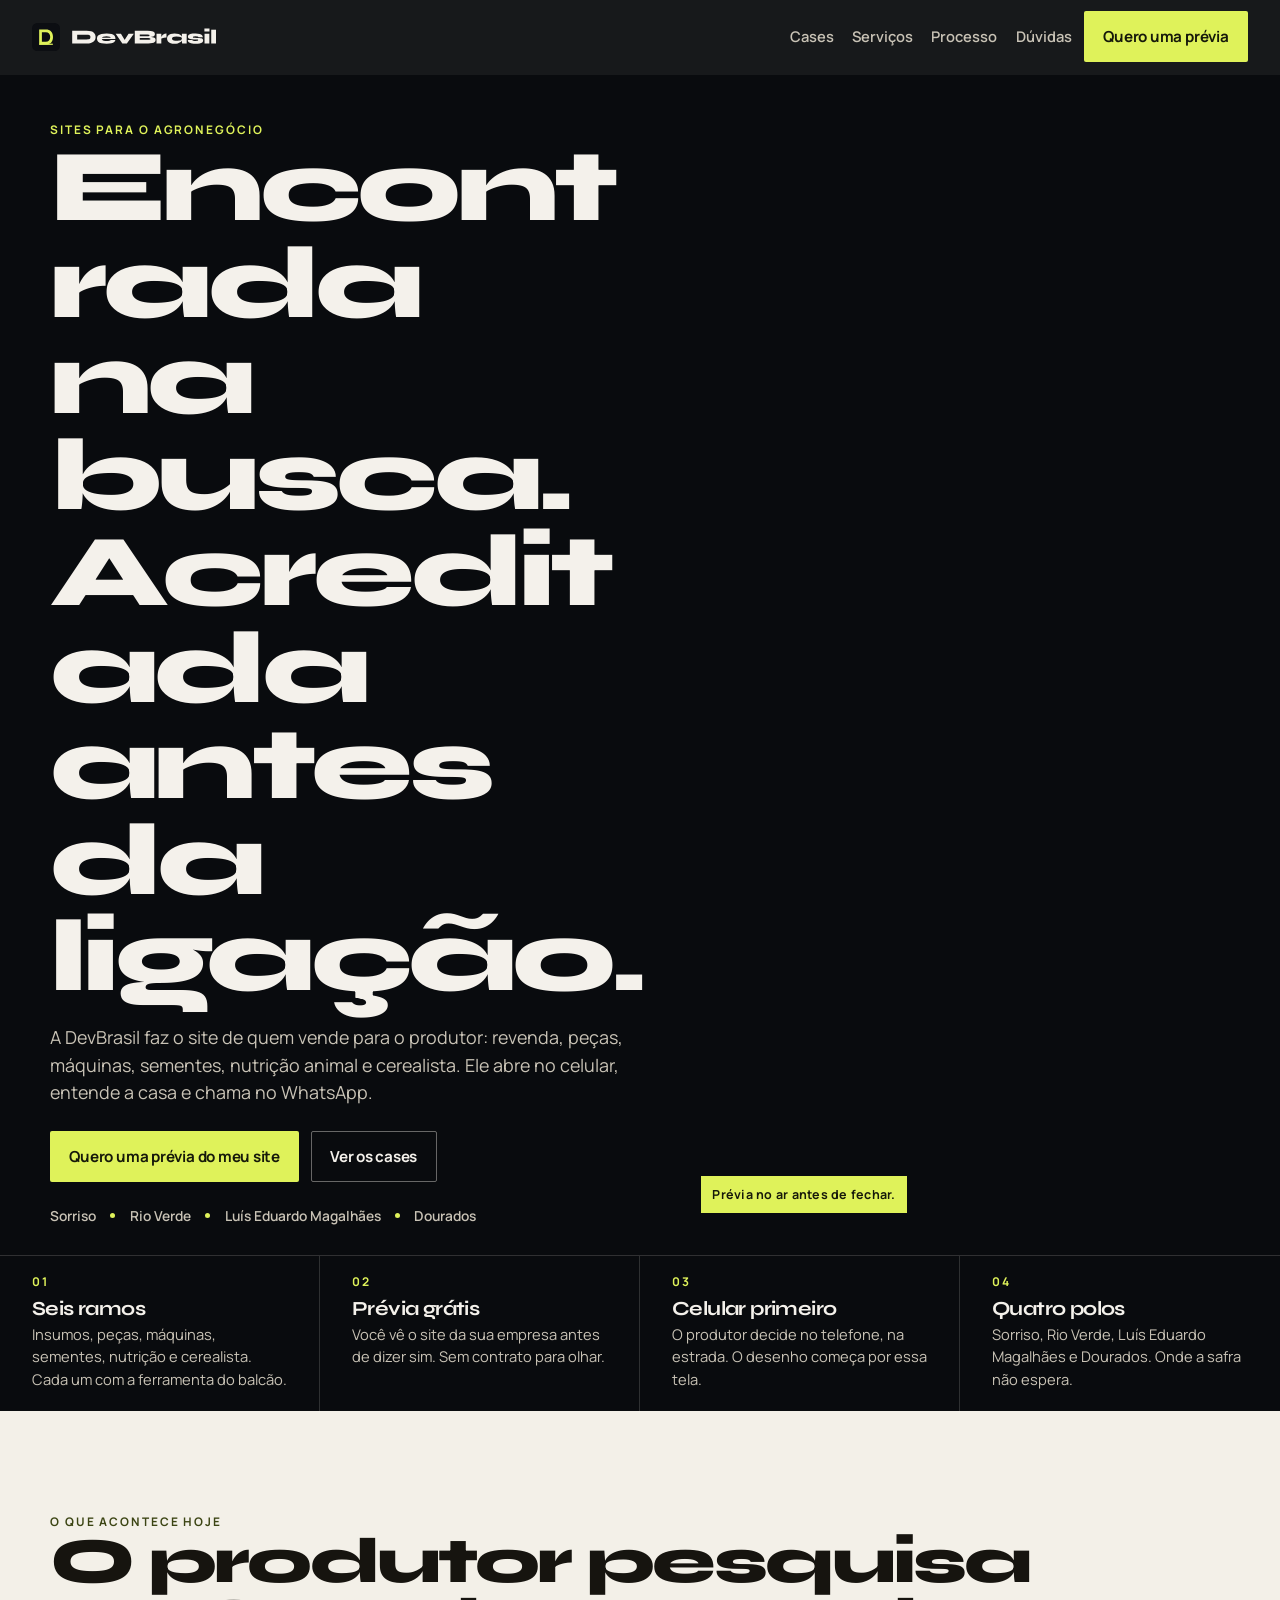
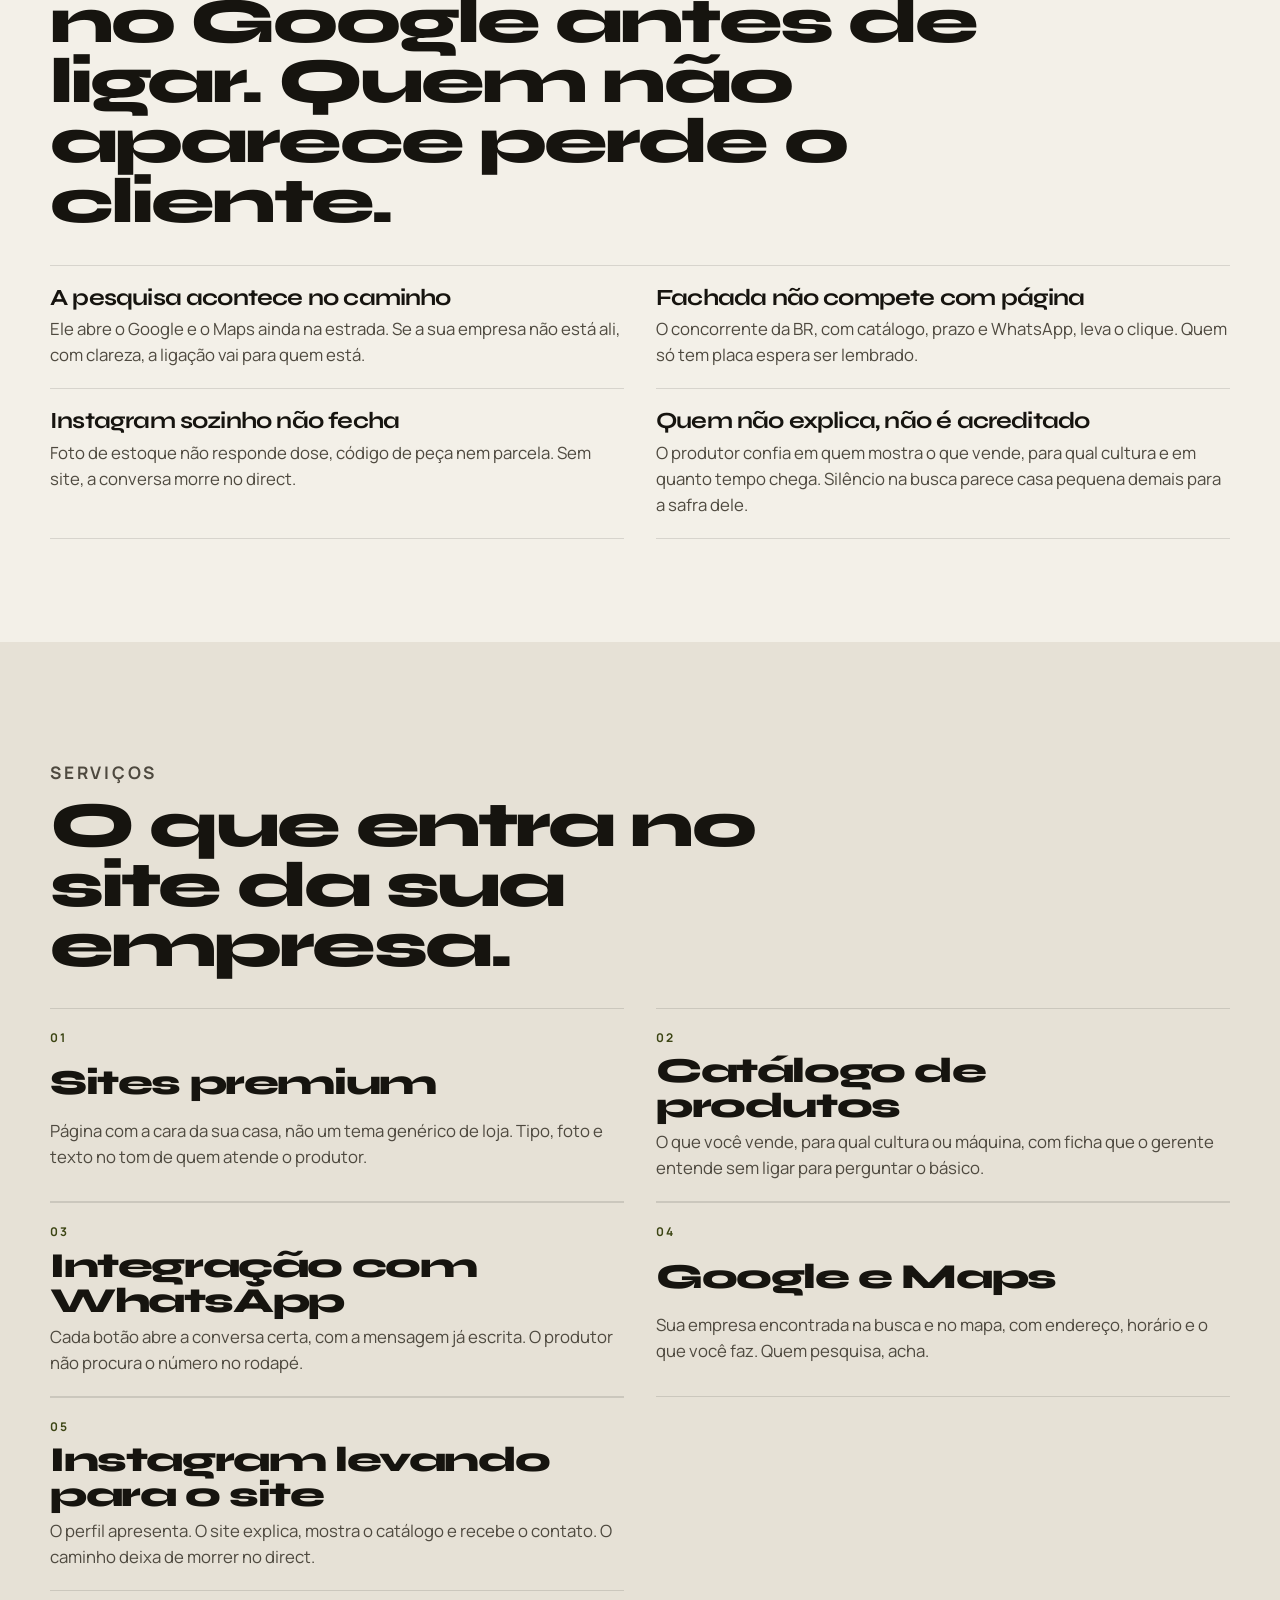
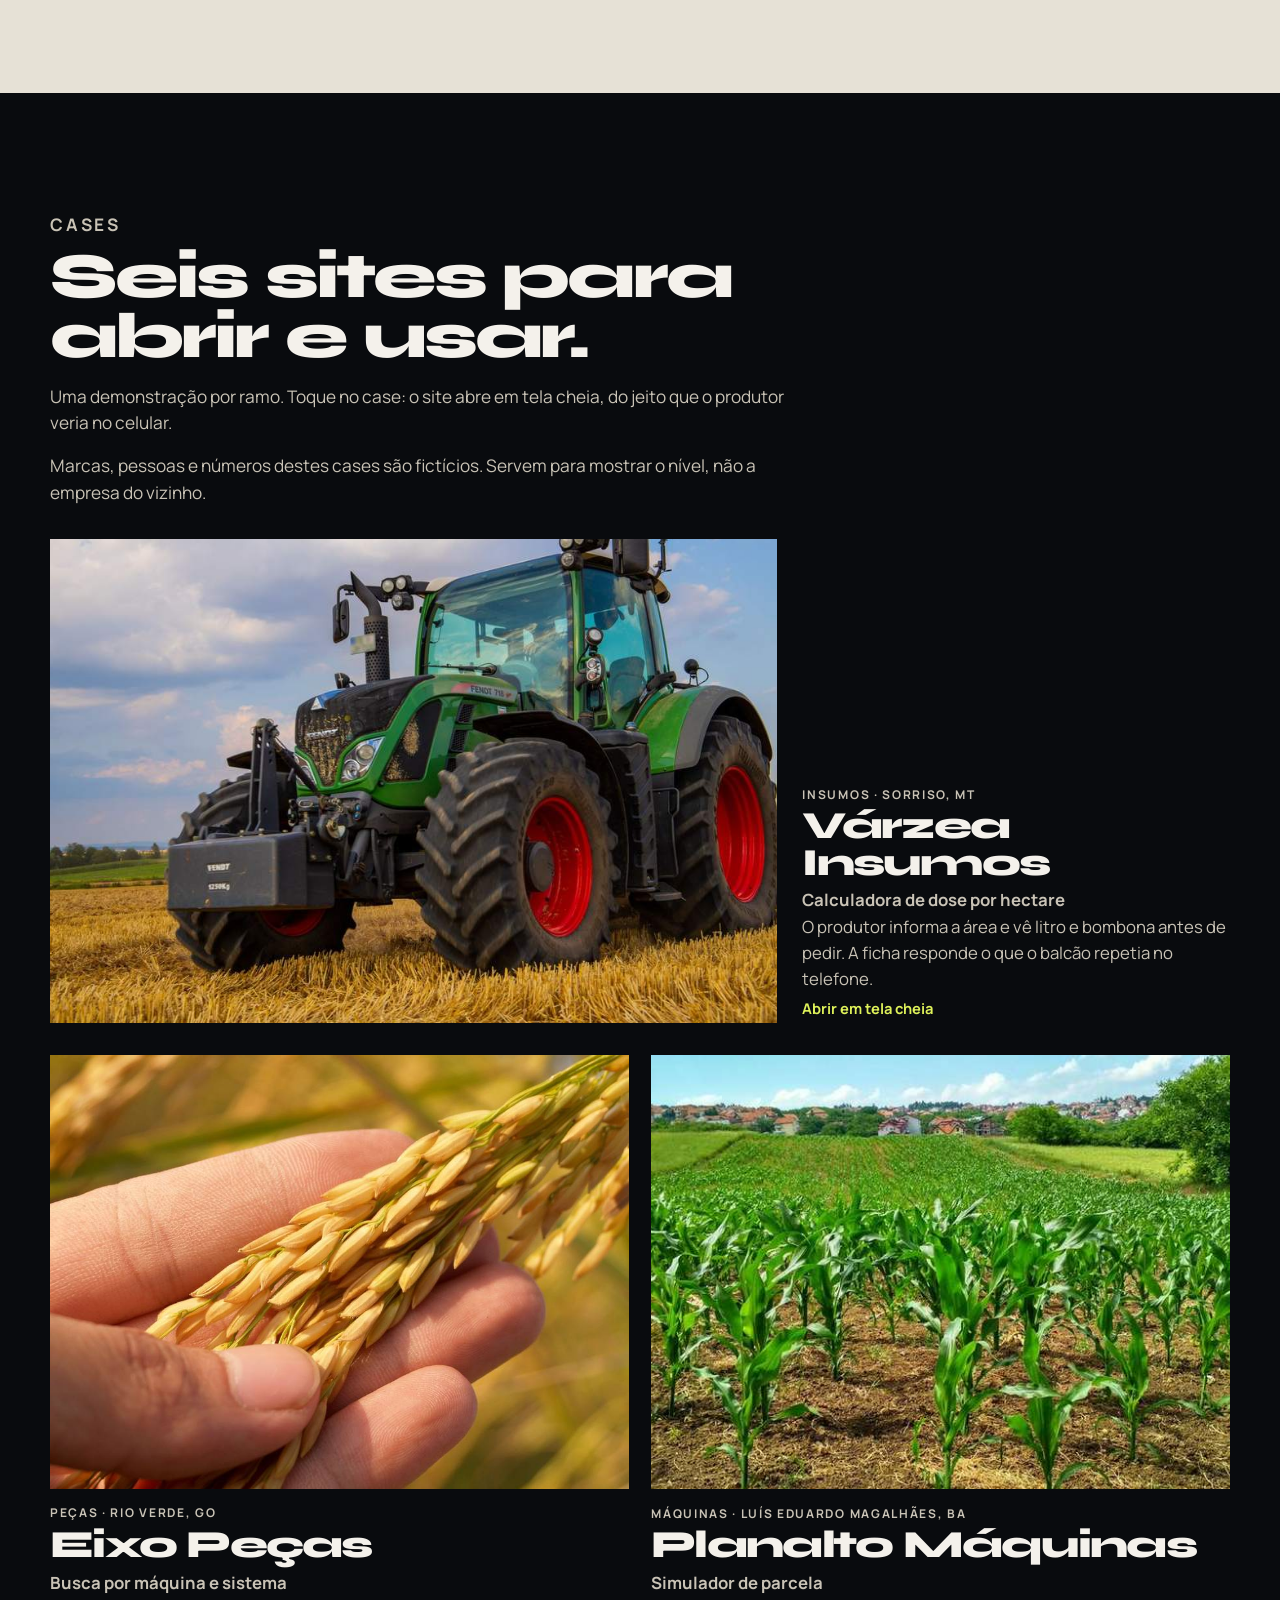
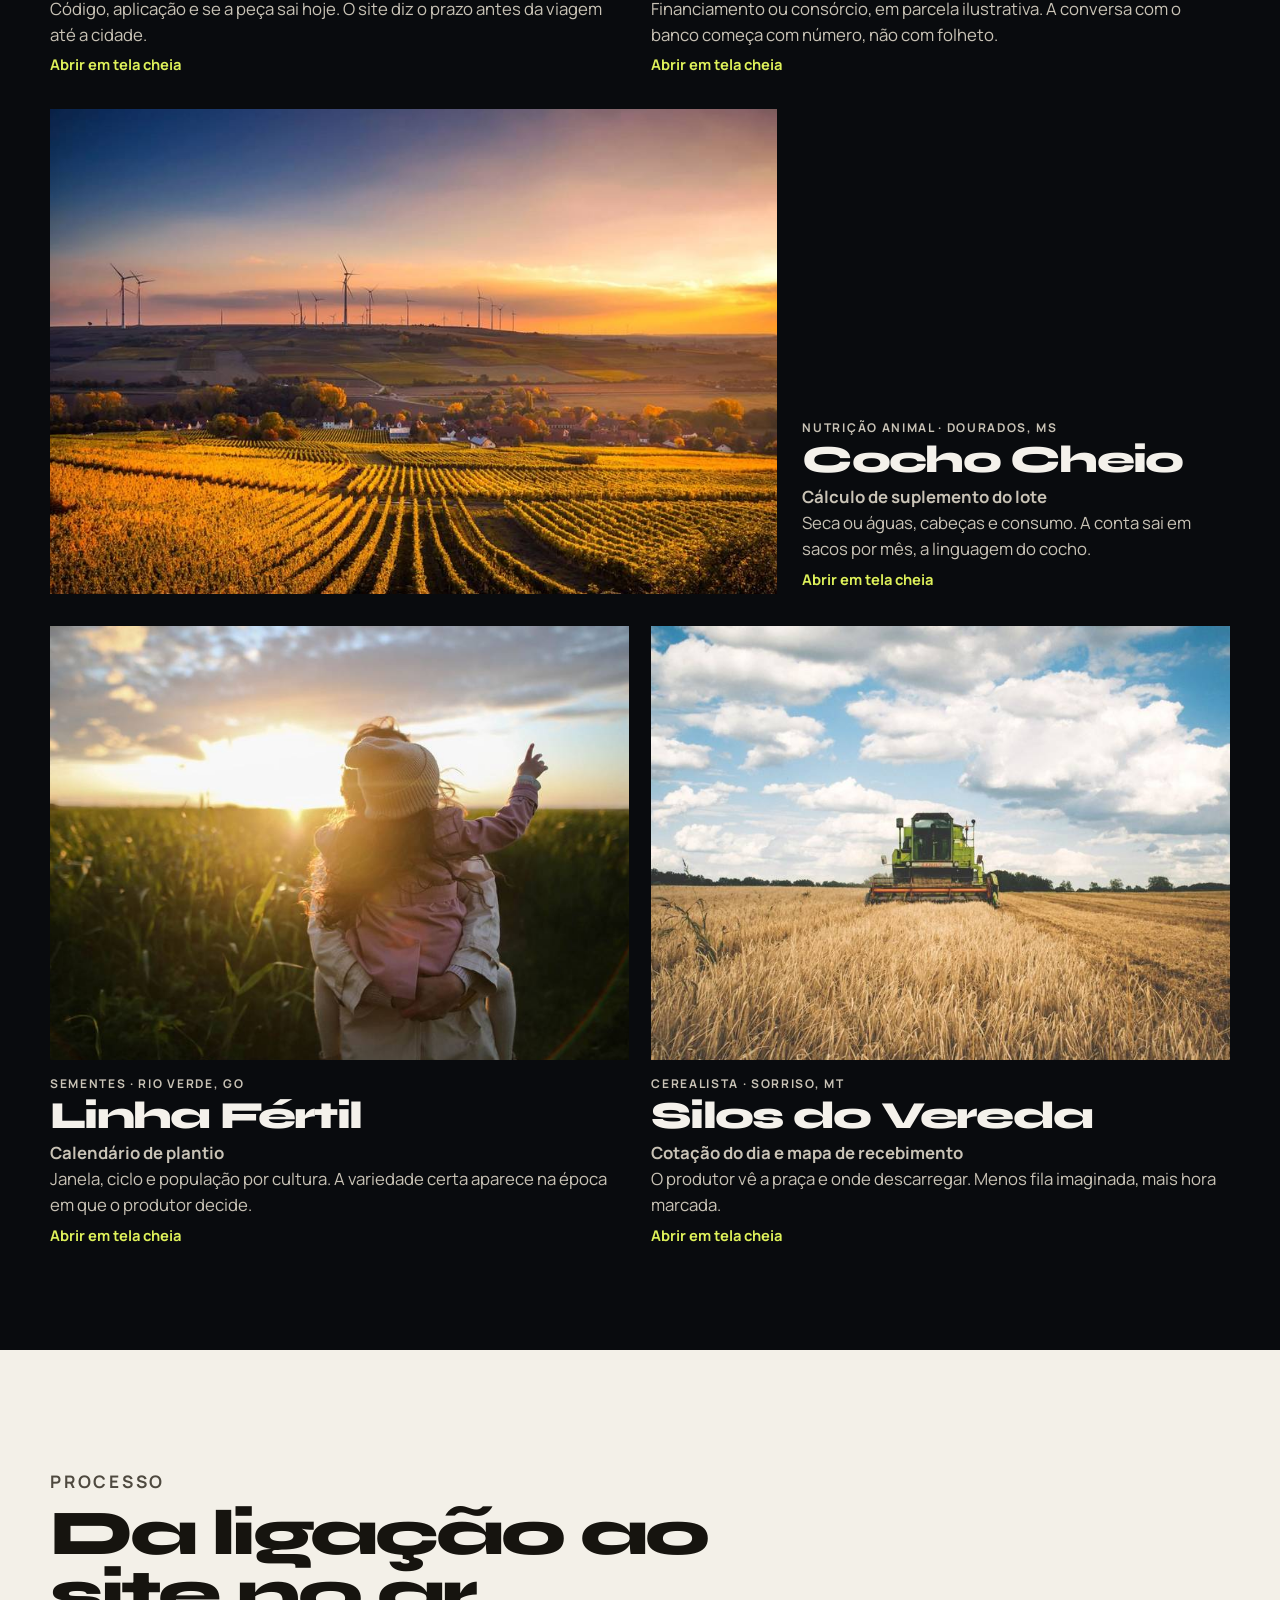
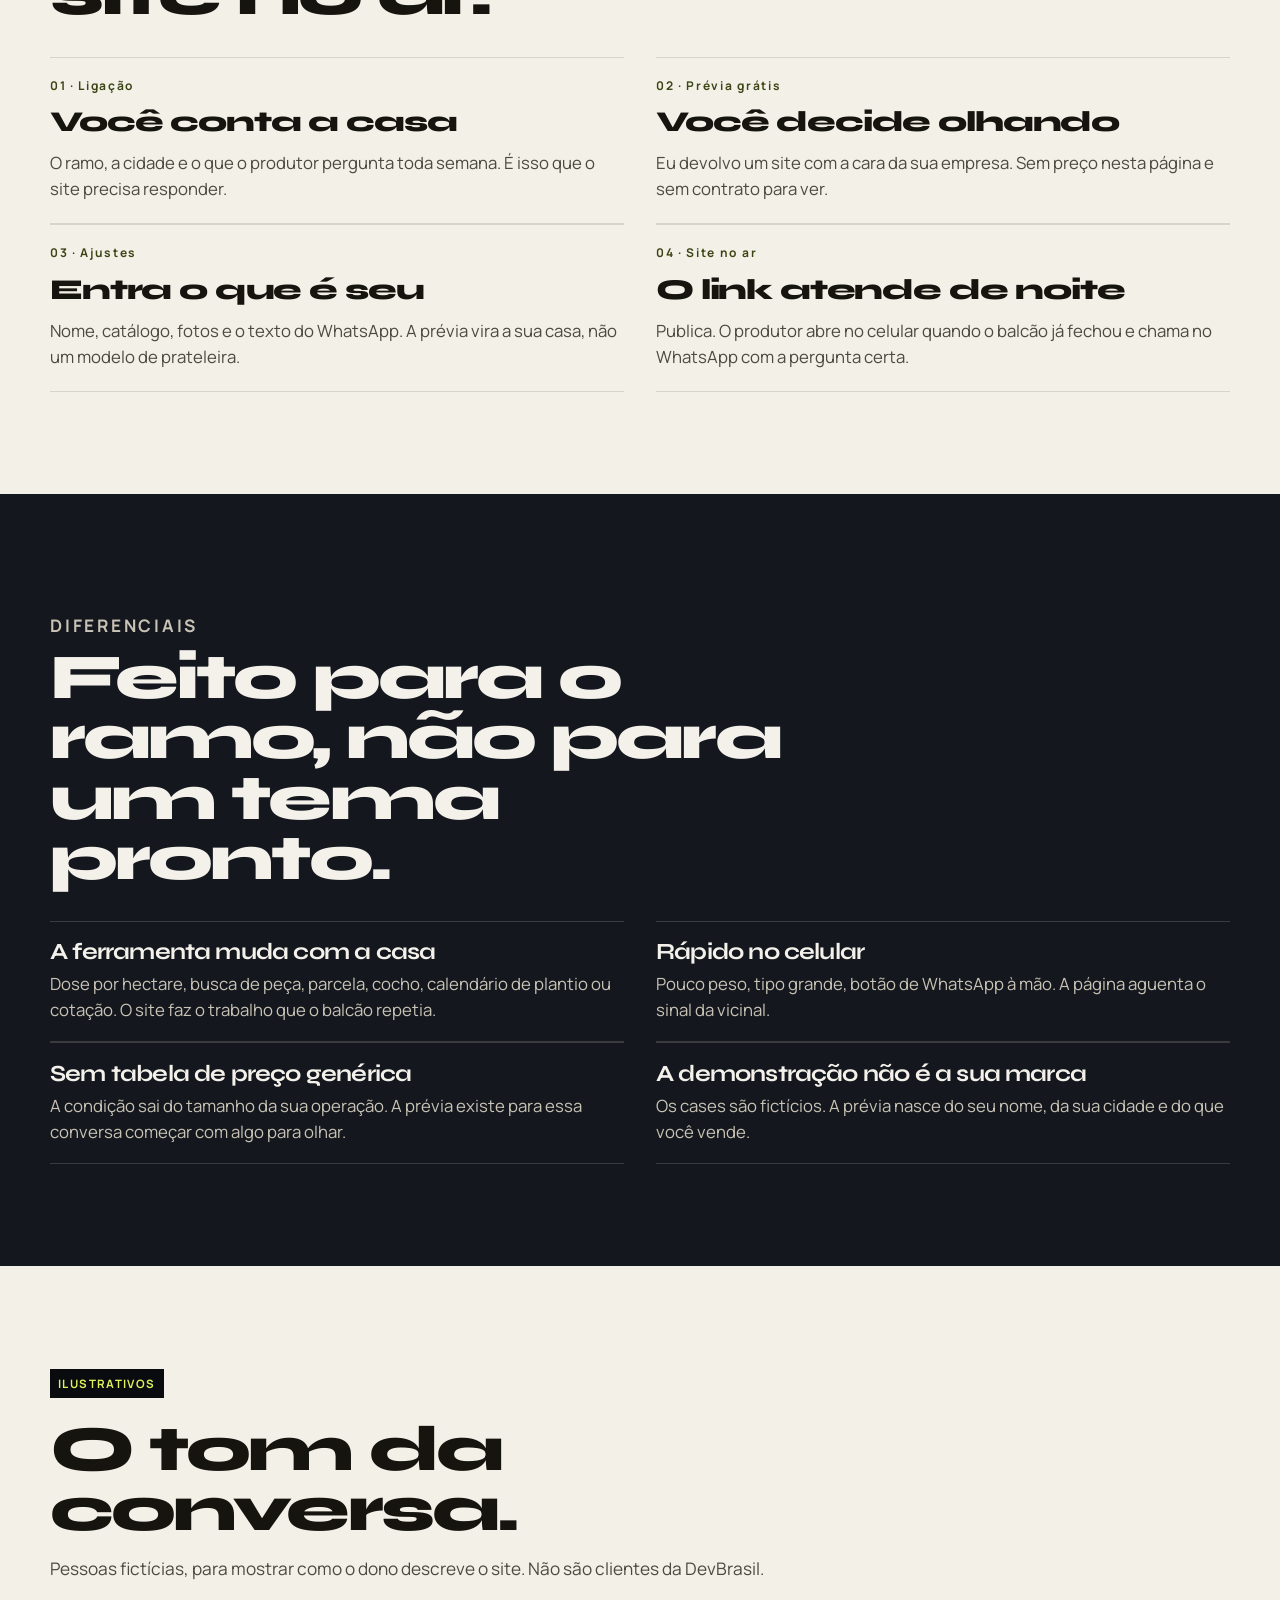
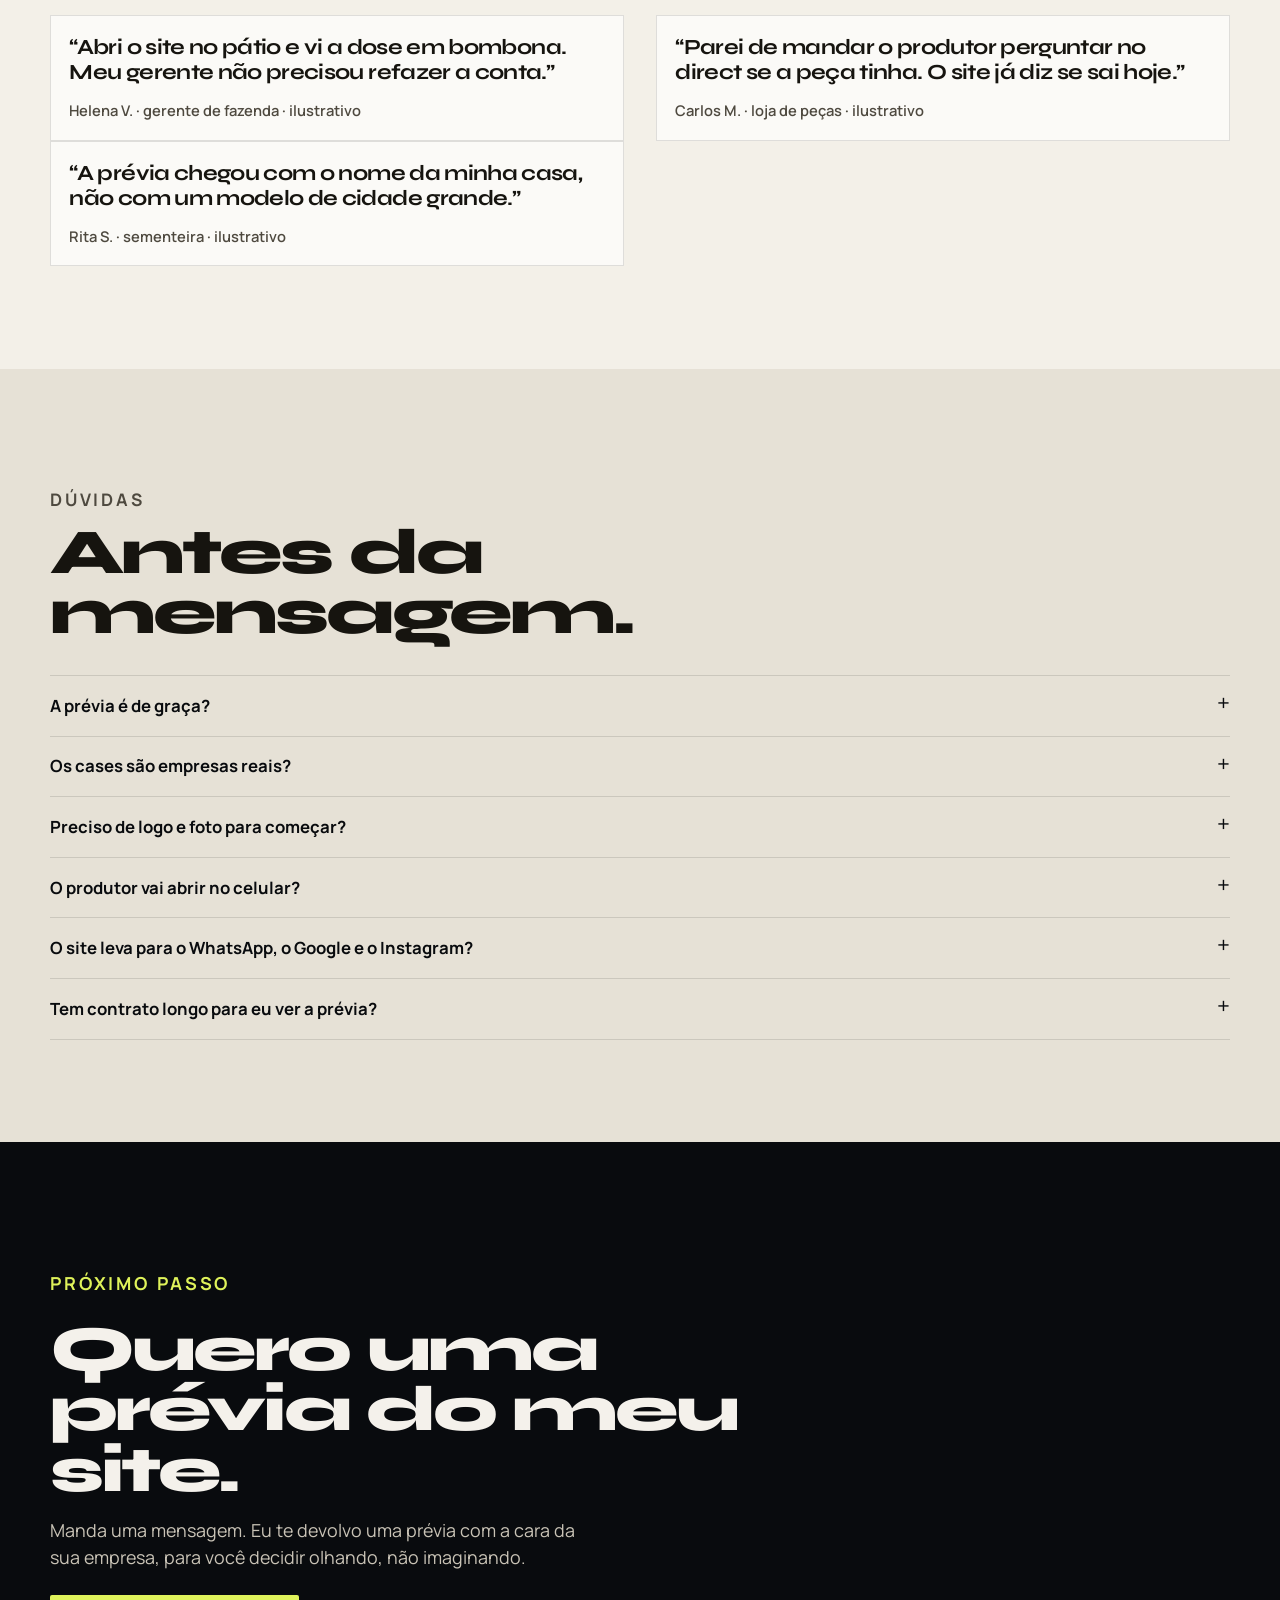
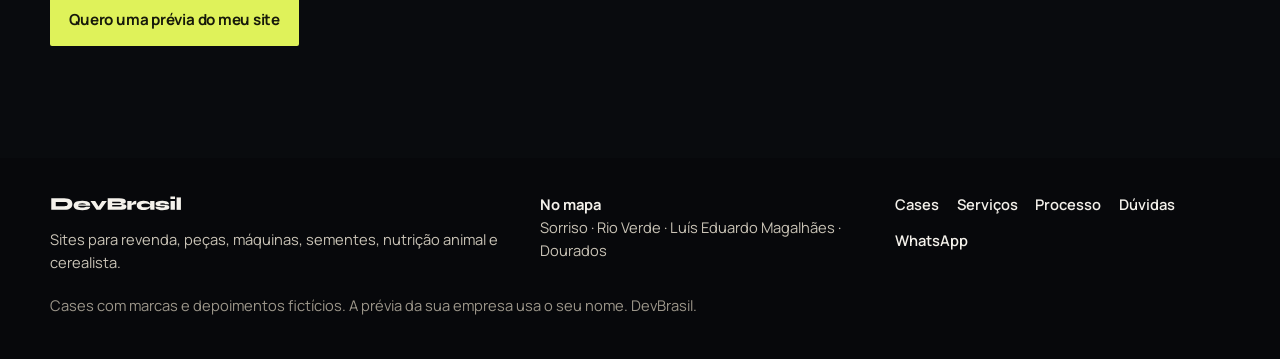
<file: index.html>
<!DOCTYPE html>
<html lang="pt-BR">
<head>
  <meta charset="utf-8">
  <meta name="viewport" content="width=device-width, initial-scale=1">
  <title>DevBrasil · Sites para o agro</title>
  <meta name="description" content="A DevBrasil faz sites para revendas, peças, máquinas, sementes, nutrição animal e cerealistas. O produtor encontra, confia e chama no WhatsApp.">
  <meta name="theme-color" content="#090b0e">
  <link rel="icon" href="assets/devbrasil-mark.svg" type="image/svg+xml">
  <link rel="canonical" href="https://marcos4213.github.io/portfolio-agro/">
  <meta property="og:title" content="DevBrasil · Sites para o agro">
  <meta property="og:description" content="Encontrada na busca. Acreditada antes da ligação. Sites para quem vende ao produtor.">
  <meta property="og:image" content="https://marcos4213.github.io/portfolio-agro/assets/og/hub.jpg">
  <meta property="og:url" content="https://marcos4213.github.io/portfolio-agro/">
  <meta property="og:type" content="website">
  <meta property="og:locale" content="pt_BR">
  <link rel="preload" href="assets/fonts/syne-latin-800-normal.woff2" as="font" type="font/woff2" crossorigin>
  <link rel="preload" href="assets/fonts/manrope-latin-400-normal.woff2" as="font" type="font/woff2" crossorigin>
  <link rel="preload" href="assets/img/landscape-sm.jpg" as="image" media="(max-width: 759px)">
  <link rel="preload" href="assets/img/landscape.jpg" as="image" media="(min-width: 760px)">
  <link rel="stylesheet" href="assets/css/hub.css">
</head>
<body>
  <a class="skip" href="#conteudo">Ir para o conteúdo</a>
  <header class="site-header" data-header>
    <a class="logo" href="#topo">
      <img class="mark" src="assets/devbrasil-mark.svg" alt="" width="28" height="28">
      <img class="word" src="assets/devbrasil-wordmark.svg" alt="DevBrasil" width="148" height="24">
    </a>
    <button class="nav-toggle" type="button" data-nav-toggle aria-expanded="false" aria-controls="menu">Menu</button>
    <nav class="nav" id="menu" data-nav>
      <a href="#cases">Cases</a>
      <a href="#servicos">Serviços</a>
      <a href="#processo">Processo</a>
      <a href="#faq">Dúvidas</a>
    </nav>
    <a class="btn btn-accent header-cta" data-wa="Olá, DevBrasil. Vi o site e quero uma prévia do site da minha empresa.">Quero uma prévia</a>
  </header>

  <main id="conteudo">
    <section class="hero" id="topo">
      <div class="hero-grid">
        <div class="hero-copy">
          <p class="kicker light">Sites para o agronegócio</p>
          <h1>Encontrada na busca. Acreditada antes da ligação.</h1>
          <p class="lede">A DevBrasil faz o site de quem vende para o produtor: revenda, peças, máquinas, sementes, nutrição animal e cerealista. Ele abre no celular, entende a casa e chama no WhatsApp.</p>
          <div class="hero-actions">
            <a class="btn btn-accent" data-wa="Olá, DevBrasil. Vi o site e quero uma prévia do site da minha empresa.">Quero uma prévia do meu site</a>
            <a class="btn btn-line" href="#cases">Ver os cases</a>
          </div>
          <ul class="cities" aria-label="Cidades de foco">
            <li>Sorriso</li>
            <li>Rio Verde</li>
            <li>Luís Eduardo Magalhães</li>
            <li>Dourados</li>
          </ul>
        </div>
        <figure class="hero-photo">
          <img src="assets/img/landscape-sm.jpg" srcset="assets/img/landscape-sm.jpg 900w, assets/img/landscape.jpg 1600w" sizes="(max-width: 899px) 100vw, 46vw" width="1600" height="843" alt="Lavoura em faixa larga, ao fim da tarde" fetchpriority="high" decoding="async">
          <figcaption class="hero-chip">Prévia no ar antes de fechar.</figcaption>
        </figure>
      </div>
      <ul class="authority" aria-label="Como a DevBrasil trabalha">
        <li>
          <span>01</span>
          <strong>Seis ramos</strong>
          <p>Insumos, peças, máquinas, sementes, nutrição e cerealista. Cada um com a ferramenta do balcão.</p>
        </li>
        <li>
          <span>02</span>
          <strong>Prévia grátis</strong>
          <p>Você vê o site da sua empresa antes de dizer sim. Sem contrato para olhar.</p>
        </li>
        <li>
          <span>03</span>
          <strong>Celular primeiro</strong>
          <p>O produtor decide no telefone, na estrada. O desenho começa por essa tela.</p>
        </li>
        <li>
          <span>04</span>
          <strong>Quatro polos</strong>
          <p>Sorriso, Rio Verde, Luís Eduardo Magalhães e Dourados. Onde a safra não espera.</p>
        </li>
      </ul>
    </section>

    <section class="section problem" id="problema">
      <div class="wrap">
        <p class="kicker">O que acontece hoje</p>
        <h2>O produtor pesquisa no Google antes de ligar. Quem não aparece perde o cliente.</h2>
        <div class="loss-list">
          <article class="loss reveal">
            <strong>A pesquisa acontece no caminho</strong>
            <p>Ele abre o Google e o Maps ainda na estrada. Se a sua empresa não está ali, com clareza, a ligação vai para quem está.</p>
          </article>
          <article class="loss reveal">
            <strong>Fachada não compete com página</strong>
            <p>O concorrente da BR, com catálogo, prazo e WhatsApp, leva o clique. Quem só tem placa espera ser lembrado.</p>
          </article>
          <article class="loss reveal">
            <strong>Instagram sozinho não fecha</strong>
            <p>Foto de estoque não responde dose, código de peça nem parcela. Sem site, a conversa morre no direct.</p>
          </article>
          <article class="loss reveal">
            <strong>Quem não explica, não é acreditado</strong>
            <p>O produtor confia em quem mostra o que vende, para qual cultura e em quanto tempo chega. Silêncio na busca parece casa pequena demais para a safra dele.</p>
          </article>
        </div>
      </div>
    </section>

    <section class="section services" id="servicos">
      <div class="wrap">
        <div class="section-head">
          <p class="kicker">Serviços</p>
          <h2>O que entra no site da sua empresa.</h2>
        </div>
        <div class="service-list">
          <article class="service reveal">
            <em>01</em>
            <h3>Sites premium</h3>
            <p>Página com a cara da sua casa, não um tema genérico de loja. Tipo, foto e texto no tom de quem atende o produtor.</p>
          </article>
          <article class="service reveal">
            <em>02</em>
            <h3>Catálogo de produtos</h3>
            <p>O que você vende, para qual cultura ou máquina, com ficha que o gerente entende sem ligar para perguntar o básico.</p>
          </article>
          <article class="service reveal">
            <em>03</em>
            <h3>Integração com WhatsApp</h3>
            <p>Cada botão abre a conversa certa, com a mensagem já escrita. O produtor não procura o número no rodapé.</p>
          </article>
          <article class="service reveal">
            <em>04</em>
            <h3>Google e Maps</h3>
            <p>Sua empresa encontrada na busca e no mapa, com endereço, horário e o que você faz. Quem pesquisa, acha.</p>
          </article>
          <article class="service reveal">
            <em>05</em>
            <h3>Instagram levando para o site</h3>
            <p>O perfil apresenta. O site explica, mostra o catálogo e recebe o contato. O caminho deixa de morrer no direct.</p>
          </article>
        </div>
      </div>
    </section>

    <section class="section cases" id="cases">
      <div class="wrap">
        <div class="section-head">
          <p class="kicker light">Cases</p>
          <h2>Seis sites para abrir e usar.</h2>
          <p>Uma demonstração por ramo. Toque no case: o site abre em tela cheia, do jeito que o produtor veria no celular.</p>
          <p class="cases-note">Marcas, pessoas e números destes cases são fictícios. Servem para mostrar o nível, não a empresa do vizinho.</p>
        </div>
        <div class="cases-grid">
          <article class="case is-wide">
            <a class="case-link" href="demos/varzea-insumos/" data-case="varzea" data-case-title="Várzea Insumos">
              <div class="case-media">
                <img src="assets/img/sprayer-sm.jpg" srcset="assets/img/sprayer-sm.jpg 900w, assets/img/sprayer.jpg 1400w" sizes="(max-width: 899px) 100vw, 62vw" width="1400" height="933" alt="Pulverizador em lavoura verde" loading="lazy" decoding="async">
              </div>
              <div class="case-copy">
                <p class="case-kicker">Insumos · Sorriso, MT</p>
                <h3>Várzea Insumos</h3>
                <p class="case-feature">Calculadora de dose por hectare</p>
                <p>O produtor informa a área e vê litro e bombona antes de pedir. A ficha responde o que o balcão repetia no telefone.</p>
                <span class="case-open">Abrir em tela cheia</span>
              </div>
            </a>
          </article>
          <article class="case">
            <a class="case-link" href="demos/eixo-pecas/" data-case="eixo" data-case-title="Eixo Peças">
              <div class="case-media">
                <img src="assets/img/machine-sm.jpg" srcset="assets/img/machine-sm.jpg 900w, assets/img/machine.jpg 1600w" sizes="(max-width: 899px) 100vw, 40vw" width="1600" height="1200" alt="Peças e componentes de máquina agrícola" loading="lazy" decoding="async">
              </div>
              <div class="case-copy">
                <p class="case-kicker">Peças · Rio Verde, GO</p>
                <h3>Eixo Peças</h3>
                <p class="case-feature">Busca por máquina e sistema</p>
                <p>Código, aplicação e se a peça sai hoje. O site diz o prazo antes da viagem até a cidade.</p>
                <span class="case-open">Abrir em tela cheia</span>
              </div>
            </a>
          </article>
          <article class="case">
            <a class="case-link" href="demos/planalto-maquinas/" data-case="planalto" data-case-title="Planalto Máquinas">
              <div class="case-media">
                <img src="assets/img/tractor-sm.jpg" srcset="assets/img/tractor-sm.jpg 800w, assets/img/tractor.jpg 1100w" sizes="(max-width: 899px) 100vw, 40vw" width="1100" height="617" alt="Trator em campo aberto" loading="lazy" decoding="async">
              </div>
              <div class="case-copy">
                <p class="case-kicker">Máquinas · Luís Eduardo Magalhães, BA</p>
                <h3>Planalto Máquinas</h3>
                <p class="case-feature">Simulador de parcela</p>
                <p>Financiamento ou consórcio, em parcela ilustrativa. A conversa com o banco começa com número, não com folheto.</p>
                <span class="case-open">Abrir em tela cheia</span>
              </div>
            </a>
          </article>
          <article class="case is-wide">
            <a class="case-link" href="demos/cocho-cheio/" data-case="cocho" data-case-title="Cocho Cheio">
              <div class="case-media">
                <img src="assets/img/herd-sm.jpg" srcset="assets/img/herd-sm.jpg 900w, assets/img/herd.jpg 1280w" sizes="(max-width: 899px) 100vw, 62vw" width="1280" height="852" alt="Rebanho em pasto" loading="lazy" decoding="async">
              </div>
              <div class="case-copy">
                <p class="case-kicker">Nutrição animal · Dourados, MS</p>
                <h3>Cocho Cheio</h3>
                <p class="case-feature">Cálculo de suplemento do lote</p>
                <p>Seca ou águas, cabeças e consumo. A conta sai em sacos por mês, a linguagem do cocho.</p>
                <span class="case-open">Abrir em tela cheia</span>
              </div>
            </a>
          </article>
          <article class="case">
            <a class="case-link" href="demos/linha-fertil/" data-case="linha" data-case-title="Linha Fértil">
              <div class="case-media">
                <img src="assets/img/seeds-sm.jpg" srcset="assets/img/seeds-sm.jpg 900w, assets/img/seeds.jpg 1600w" sizes="(max-width: 899px) 100vw, 40vw" width="1600" height="1066" alt="Sementes na palma da mão" loading="lazy" decoding="async">
              </div>
              <div class="case-copy">
                <p class="case-kicker">Sementes · Rio Verde, GO</p>
                <h3>Linha Fértil</h3>
                <p class="case-feature">Calendário de plantio</p>
                <p>Janela, ciclo e população por cultura. A variedade certa aparece na época em que o produtor decide.</p>
                <span class="case-open">Abrir em tela cheia</span>
              </div>
            </a>
          </article>
          <article class="case">
            <a class="case-link" href="demos/silos-vereda/" data-case="silos" data-case-title="Silos do Vereda">
              <div class="case-media">
                <img src="assets/img/silo-sm.jpg" srcset="assets/img/silo-sm.jpg 900w, assets/img/silo.jpg 1280w" sizes="(max-width: 899px) 100vw, 40vw" width="1280" height="852" alt="Silos de grãos na fazenda" loading="lazy" decoding="async">
              </div>
              <div class="case-copy">
                <p class="case-kicker">Cerealista · Sorriso, MT</p>
                <h3>Silos do Vereda</h3>
                <p class="case-feature">Cotação do dia e mapa de recebimento</p>
                <p>O produtor vê a praça e onde descarregar. Menos fila imaginada, mais hora marcada.</p>
                <span class="case-open">Abrir em tela cheia</span>
              </div>
            </a>
          </article>
        </div>
      </div>
    </section>

    <section class="section process" id="processo">
      <div class="wrap">
        <div class="section-head">
          <p class="kicker">Processo</p>
          <h2>Da ligação ao site no ar.</h2>
        </div>
        <ol class="steps">
          <li class="step reveal">
            <span>01 · Ligação</span>
            <h3>Você conta a casa</h3>
            <p>O ramo, a cidade e o que o produtor pergunta toda semana. É isso que o site precisa responder.</p>
          </li>
          <li class="step reveal">
            <span>02 · Prévia grátis</span>
            <h3>Você decide olhando</h3>
            <p>Eu devolvo um site com a cara da sua empresa. Sem preço nesta página e sem contrato para ver.</p>
          </li>
          <li class="step reveal">
            <span>03 · Ajustes</span>
            <h3>Entra o que é seu</h3>
            <p>Nome, catálogo, fotos e o texto do WhatsApp. A prévia vira a sua casa, não um modelo de prateleira.</p>
          </li>
          <li class="step reveal">
            <span>04 · Site no ar</span>
            <h3>O link atende de noite</h3>
            <p>Publica. O produtor abre no celular quando o balcão já fechou e chama no WhatsApp com a pergunta certa.</p>
          </li>
        </ol>
      </div>
    </section>

    <section class="section diffs" id="diferenciais">
      <div class="wrap">
        <div class="section-head">
          <p class="kicker light">Diferenciais</p>
          <h2>Feito para o ramo, não para um tema pronto.</h2>
        </div>
        <div class="diff-list">
          <article class="diff reveal">
            <h3>A ferramenta muda com a casa</h3>
            <p>Dose por hectare, busca de peça, parcela, cocho, calendário de plantio ou cotação. O site faz o trabalho que o balcão repetia.</p>
          </article>
          <article class="diff reveal">
            <h3>Rápido no celular</h3>
            <p>Pouco peso, tipo grande, botão de WhatsApp à mão. A página aguenta o sinal da vicinal.</p>
          </article>
          <article class="diff reveal">
            <h3>Sem tabela de preço genérica</h3>
            <p>A condição sai do tamanho da sua operação. A prévia existe para essa conversa começar com algo para olhar.</p>
          </article>
          <article class="diff reveal">
            <h3>A demonstração não é a sua marca</h3>
            <p>Os cases são fictícios. A prévia nasce do seu nome, da sua cidade e do que você vende.</p>
          </article>
        </div>
      </div>
    </section>

    <section class="section quotes" id="depoimentos">
      <div class="wrap">
        <div class="section-head">
          <p class="quote-flag">Ilustrativos</p>
          <h2>O tom da conversa.</h2>
          <p>Pessoas fictícias, para mostrar como o dono descreve o site. Não são clientes da DevBrasil.</p>
        </div>
        <div class="quote-list">
          <blockquote class="reveal">
            <p>“Abri o site no pátio e vi a dose em bombona. Meu gerente não precisou refazer a conta.”</p>
            <footer>Helena V. · gerente de fazenda · ilustrativo</footer>
          </blockquote>
          <blockquote class="reveal">
            <p>“Parei de mandar o produtor perguntar no direct se a peça tinha. O site já diz se sai hoje.”</p>
            <footer>Carlos M. · loja de peças · ilustrativo</footer>
          </blockquote>
          <blockquote class="reveal">
            <p>“A prévia chegou com o nome da minha casa, não com um modelo de cidade grande.”</p>
            <footer>Rita S. · sementeira · ilustrativo</footer>
          </blockquote>
        </div>
      </div>
    </section>

    <section class="section faq" id="faq">
      <div class="wrap">
        <div class="section-head">
          <p class="kicker">Dúvidas</p>
          <h2>Antes da mensagem.</h2>
        </div>
        <div class="faq-list">
          <div class="faq-item" data-faq>
            <button type="button" aria-expanded="false">A prévia é de graça?<span aria-hidden="true">+</span></button>
            <div data-faq-panel>Sim. A prévia existe para você decidir olhando. Não há contrato para ver.</div>
          </div>
          <div class="faq-item" data-faq>
            <button type="button" aria-expanded="false">Os cases são empresas reais?<span aria-hidden="true">+</span></button>
            <div data-faq-panel>Não. São marcas, pessoas e depoimentos fictícios, para mostrar o nível sem usar o nome de um concorrente.</div>
          </div>
          <div class="faq-item" data-faq>
            <button type="button" aria-expanded="false">Preciso de logo e foto para começar?<span aria-hidden="true">+</span></button>
            <div data-faq-panel>Não. A prévia sai com o que você tiver. Logo, equipe e catálogo real entram quando você aprovar o caminho.</div>
          </div>
          <div class="faq-item" data-faq>
            <button type="button" aria-expanded="false">O produtor vai abrir no celular?<span aria-hidden="true">+</span></button>
            <div data-faq-panel>Sim. O desenho começa por essa tela. O link chega no WhatsApp e abre no telefone.</div>
          </div>
          <div class="faq-item" data-faq>
            <button type="button" aria-expanded="false">O site leva para o WhatsApp, o Google e o Instagram?<span aria-hidden="true">+</span></button>
            <div data-faq-panel>Sim. Botão de WhatsApp, presença pensada para o Google e o Maps, e o Instagram apontando para o site.</div>
          </div>
          <div class="faq-item" data-faq>
            <button type="button" aria-expanded="false">Tem contrato longo para eu ver a prévia?<span aria-hidden="true">+</span></button>
            <div data-faq-panel>Não. A conversa por vídeo é o próximo passo, se a prévia fizer sentido para a sua operação.</div>
          </div>
        </div>
      </div>
    </section>

    <section class="cta" id="cta">
      <div class="wrap">
        <p class="kicker light">Próximo passo</p>
        <h2>Quero uma prévia do meu site.</h2>
        <p>Manda uma mensagem. Eu te devolvo uma prévia com a cara da sua empresa, para você decidir olhando, não imaginando.</p>
        <a class="btn btn-accent" data-wa="Olá, DevBrasil. Vi o site e quero uma prévia do site da minha empresa. Podemos marcar uma conversa por vídeo.">Quero uma prévia do meu site</a>
      </div>
    </section>
  </main>

  <footer class="site-footer">
    <div class="wrap foot-grid">
      <div>
        <img class="word" src="assets/devbrasil-wordmark.svg" alt="DevBrasil" width="148" height="24">
        <p class="foot-lead">Sites para revenda, peças, máquinas, sementes, nutrição animal e cerealista.</p>
      </div>
      <div>
        <strong>No mapa</strong>
        <p>Sorriso · Rio Verde · Luís Eduardo Magalhães · Dourados</p>
      </div>
      <nav class="foot-nav" aria-label="Rodapé">
        <a href="#cases">Cases</a>
        <a href="#servicos">Serviços</a>
        <a href="#processo">Processo</a>
        <a href="#faq">Dúvidas</a>
        <a data-wa="Olá, DevBrasil. Vi o site e quero uma prévia do site da minha empresa.">WhatsApp</a>
      </nav>
      <p class="legal">Cases com marcas e depoimentos fictícios. A prévia da sua empresa usa o seu nome. <span data-brand>DevBrasil</span>.</p>
    </div>
  </footer>

  <a class="dock btn btn-accent" data-dock data-wa="Olá, DevBrasil. Vi o site e quero uma prévia do site da minha empresa.">Quero uma prévia do meu site</a>

  <div class="viewer" id="viewer" data-viewer hidden role="dialog" aria-modal="true" aria-label="Case">
    <div class="viewer-bar">
      <p class="viewer-title" id="viewer-title" data-viewer-title>Case</p>
      <a class="viewer-external" data-viewer-external href="demos/varzea-insumos/" target="_blank" rel="noopener noreferrer">Abrir em nova aba</a>
      <button class="viewer-icon" type="button" data-viewer-prev aria-label="Case anterior">←</button>
      <button class="viewer-icon" type="button" data-viewer-next aria-label="Próximo case">→</button>
      <button class="viewer-icon" type="button" data-viewer-close aria-label="Fechar">×</button>
    </div>
    <div class="viewer-frame">
      <p class="viewer-status" data-viewer-loading role="status">Abrindo o case…</p>
      <iframe data-viewer-frame title="Case"></iframe>
    </div>
  </div>

  <script src="config.js"></script>
  <script src="assets/js/demo.js"></script>
  <script src="assets/js/hub.js"></script>
</body>
</html>
</file>
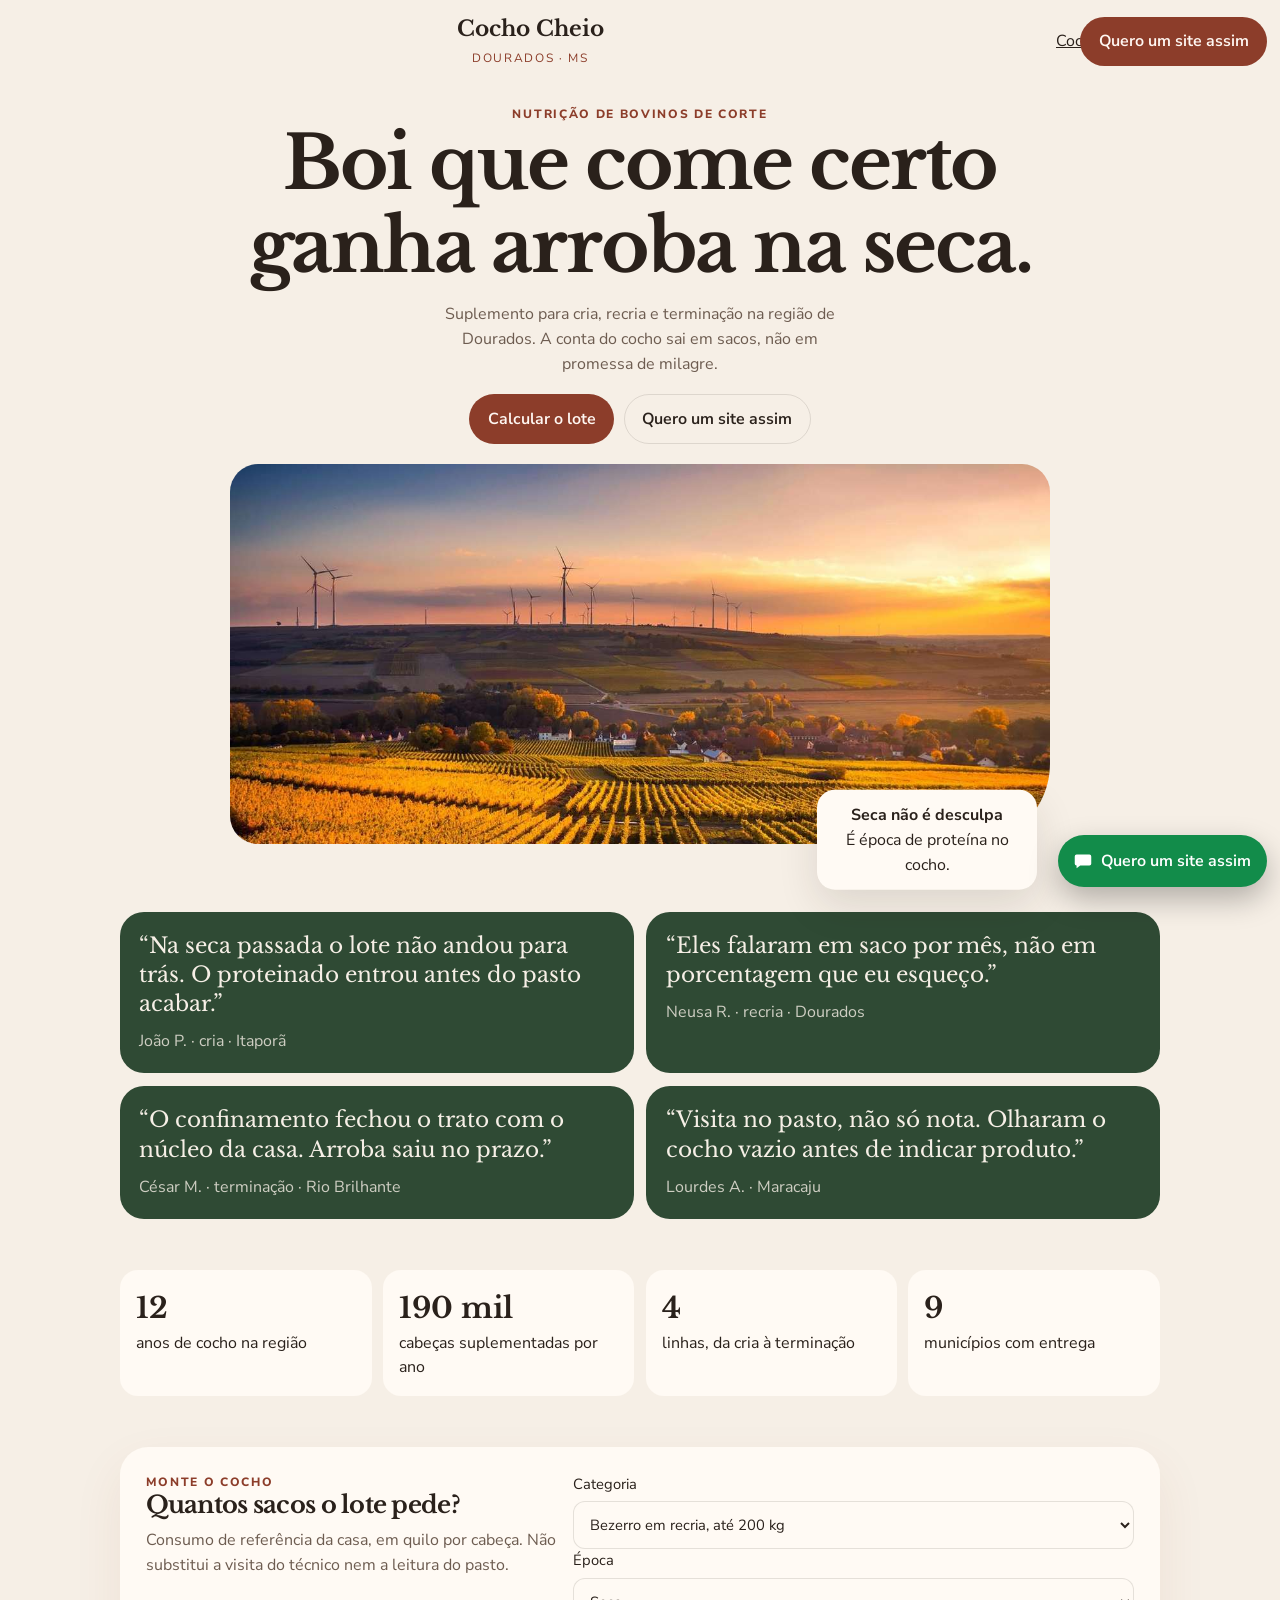
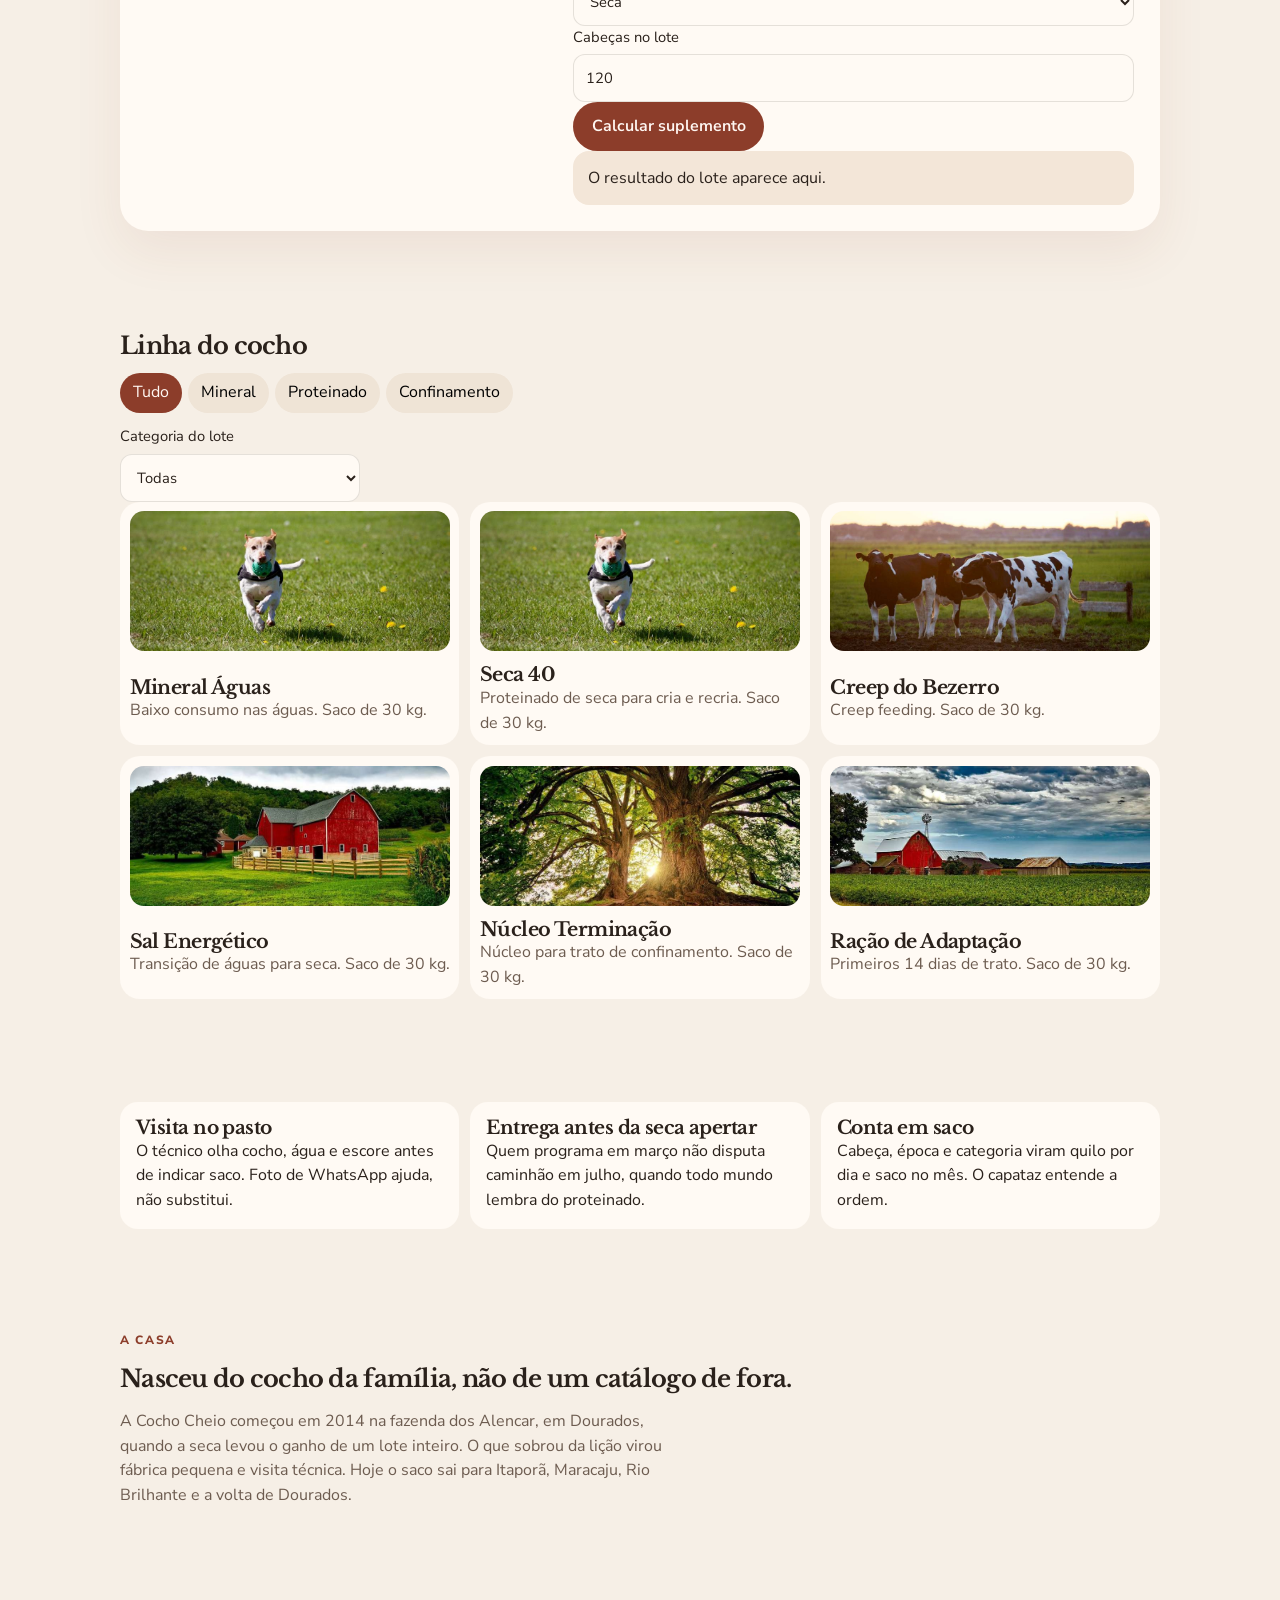
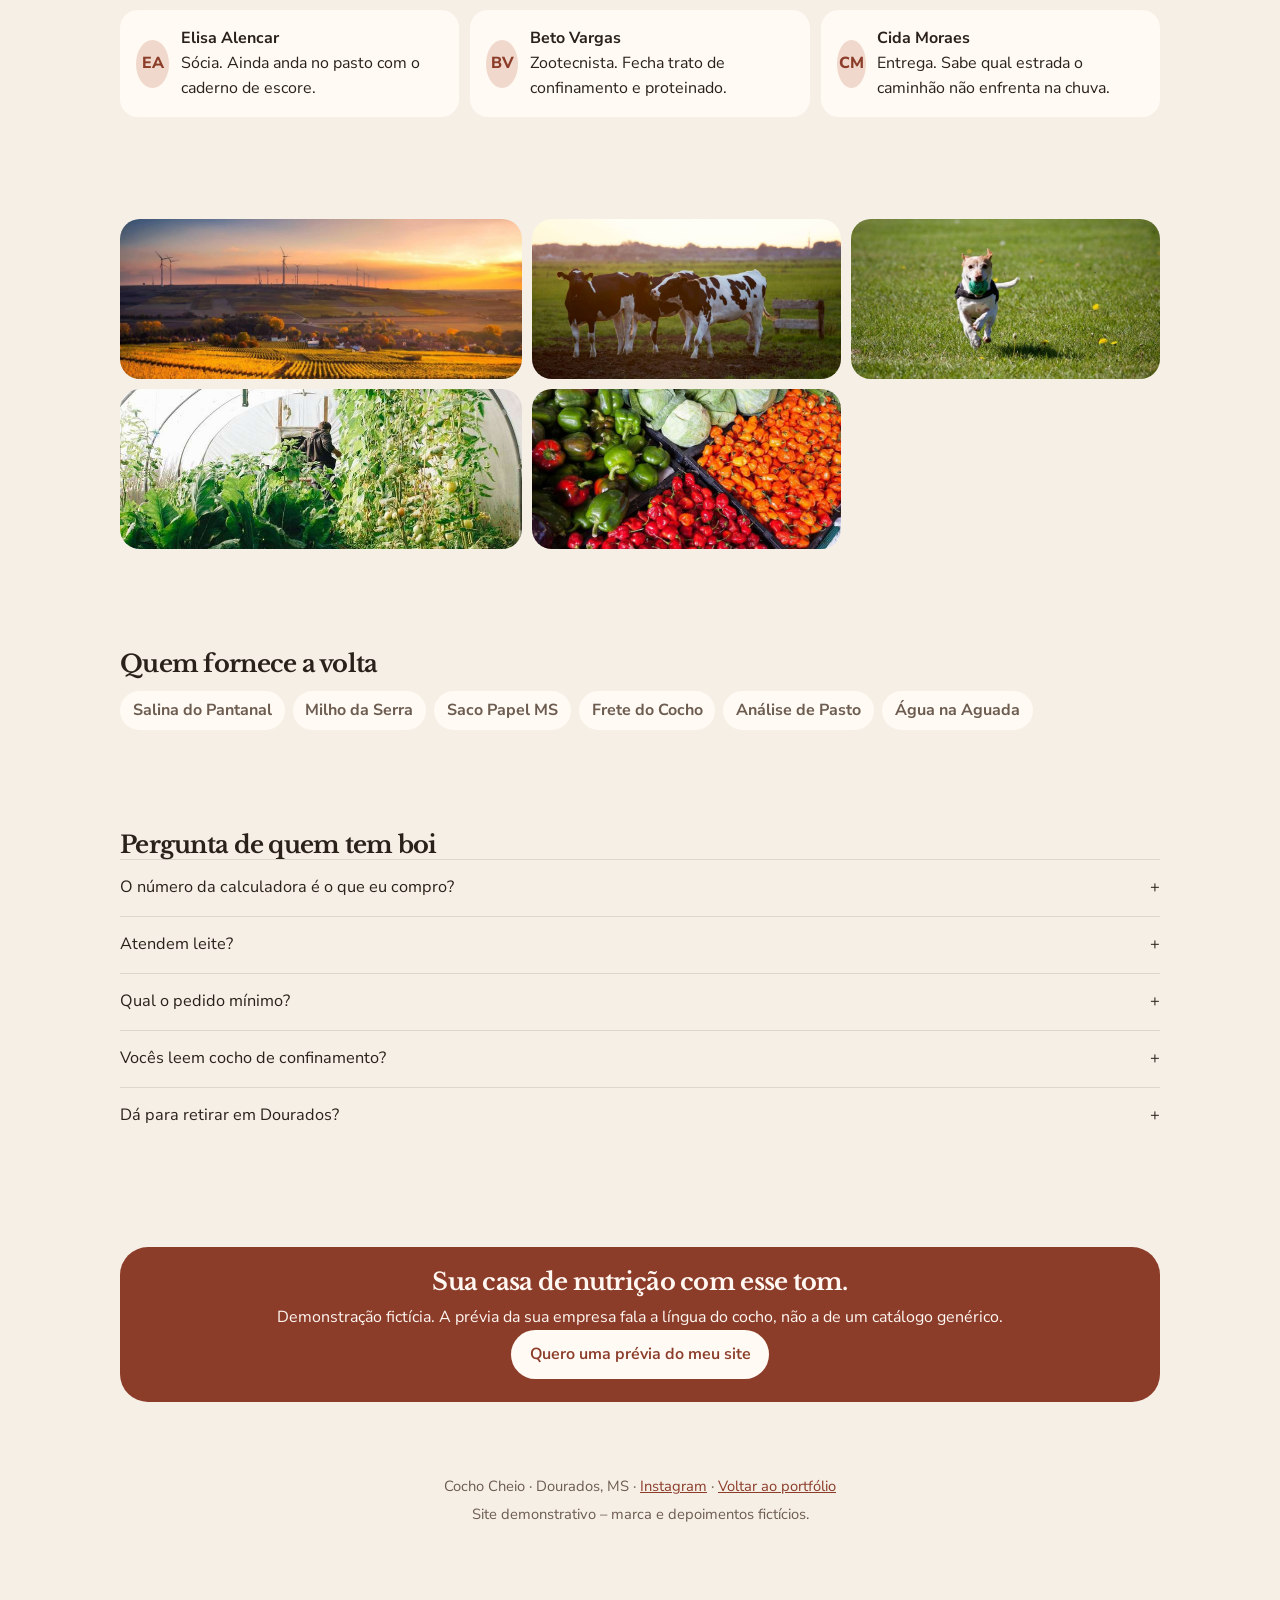
<file: demos/cocho-cheio/index.html>
<!DOCTYPE html>
<html lang="pt-BR">
<head>
  <meta charset="utf-8">
  <meta name="viewport" content="width=device-width, initial-scale=1">
  <title>Cocho Cheio · Dourados, MS</title>
  <meta name="description" content="Nutrição animal em Dourados. Cálculo de suplemento do lote na seca e nas águas. Site demonstrativo.">
  <meta name="theme-color" content="#8c3d2a">
  <link rel="icon" href="../../assets/favicon.svg" type="image/svg+xml">
  <meta property="og:title" content="Cocho Cheio · Dourados">
  <meta property="og:description" content="Boi que come certo ganha arroba na seca.">
  <meta property="og:image" content="https://marcos4213.github.io/portfolio-agro/assets/og/cocho.jpg">
  <link rel="preconnect" href="https://fonts.googleapis.com">
  <link rel="preconnect" href="https://fonts.gstatic.com" crossorigin>
  <link href="https://fonts.googleapis.com/css2?family=Libre+Baskerville:wght@400;700&family=Nunito+Sans:wght@400;700;800&display=swap" rel="stylesheet">
  <link rel="stylesheet" href="../../assets/css/chrome.css">
  <link rel="stylesheet" href="cocho.css">
</head>
<body>
  <a class="skip" href="#conteudo">Ir para o conteúdo</a>
  <header class="top" data-header>
    <button class="nav-toggle" type="button" data-nav-toggle aria-expanded="false" aria-controls="menu">Menu</button>
    <a class="brand" href="#topo"><strong>Cocho Cheio</strong><span>Dourados · MS</span></a>
    <nav id="menu" data-nav>
      <a href="#ferramenta">Cocho</a>
      <a href="#catalogo">Linhas</a>
      <a href="#sobre">A casa</a>
      <a href="#faq">Dúvidas</a>
    </nav>
    <a class="btn" data-wa="Olá, Marcos. Vi a demonstração da Cocho Cheio e quero uma prévia assim para a minha casa de nutrição.">Quero um site assim</a>
  </header>
  <main id="conteudo">
    <section class="hero wrap" id="topo">
      <p class="kicker">Nutrição de bovinos de corte</p>
      <h1>Boi que come certo ganha arroba na seca.</h1>
      <p class="sub">Suplemento para cria, recria e terminação na região de Dourados. A conta do cocho sai em sacos, não em promessa de milagre.</p>
      <div class="actions">
        <a class="btn" href="#ferramenta">Calcular o lote</a>
        <a class="btn ghost" data-wa="Olá, Marcos. Vi a demonstração da Cocho Cheio e quero uma prévia assim para a minha casa de nutrição.">Quero um site assim</a>
      </div>
      <div class="hero-frame">
        <img src="../../assets/img/herd.jpg" width="1280" height="852" alt="Rebanho bovino em pasto verde" fetchpriority="high" decoding="async">
        <div class="float-card" data-parallax="0.05"><strong>Seca não é desculpa</strong><p>É época de proteína no cocho.</p></div>
      </div>
    </section>

    <section class="band" id="depoimentos">
      <div class="wrap quotes">
        <figure class="quote"><blockquote>“Na seca passada o lote não andou para trás. O proteinado entrou antes do pasto acabar.”</blockquote><figcaption>João P. · cria · Itaporã</figcaption></figure>
        <figure class="quote"><blockquote>“Eles falaram em saco por mês, não em porcentagem que eu esqueço.”</blockquote><figcaption>Neusa R. · recria · Dourados</figcaption></figure>
        <figure class="quote"><blockquote>“O confinamento fechou o trato com o núcleo da casa. Arroba saiu no prazo.”</blockquote><figcaption>César M. · terminação · Rio Brilhante</figcaption></figure>
        <figure class="quote"><blockquote>“Visita no pasto, não só nota. Olharam o cocho vazio antes de indicar produto.”</blockquote><figcaption>Lourdes A. · Maracaju</figcaption></figure>
      </div>
    </section>

    <section class="wrap stats" id="numeros">
      <article><strong>12</strong><span>anos de cocho na região</span></article>
      <article><strong>190 mil</strong><span>cabeças suplementadas por ano</span></article>
      <article><strong>4</strong><span>linhas, da cria à terminação</span></article>
      <article><strong>9</strong><span>municípios com entrega</span></article>
    </section>

    <section class="band" id="ferramenta">
      <div class="wrap cocho">
        <div>
          <p class="kicker">Monte o cocho</p>
          <h2>Quantos sacos o lote pede?</h2>
          <p style="color:var(--muted);margin-top:.6rem">Consumo de referência da casa, em quilo por cabeça. Não substitui a visita do técnico nem a leitura do pasto.</p>
        </div>
        <form id="cocho-form">
          <label class="field">Categoria
            <select id="cat">
              <option value="bezerro">Bezerro em recria, até 200 kg</option>
              <option value="garrote">Garrote, 250 a 360 kg</option>
              <option value="vaca">Vaca de cria, 400 a 480 kg</option>
              <option value="boi">Boi em terminação, acima de 420 kg</option>
            </select>
          </label>
          <label class="field">Época
            <select id="epoca">
              <option value="seca">Seca</option>
              <option value="aguas">Águas</option>
            </select>
          </label>
          <label class="field">Cabeças no lote
            <input id="cabs" type="number" min="1" step="1" value="120">
          </label>
          <button class="btn" type="submit">Calcular suplemento</button>
          <div class="out" id="cocho-out" aria-live="polite">O resultado do lote aparece aqui.</div>
        </form>
      </div>
    </section>

    <section class="band" id="catalogo">
      <div class="wrap">
        <h2>Linha do cocho</h2>
        <div class="filters" role="toolbar" aria-label="Filtrar linha">
          <button type="button" data-filter="all">Tudo</button>
          <button type="button" data-filter="mineral">Mineral</button>
          <button type="button" data-filter="proteina">Proteinado</button>
          <button type="button" data-filter="confina">Confinamento</button>
        </div>
        <label class="field" style="max-width:240px">Categoria do lote
          <select data-cultura-filter aria-label="Filtrar por categoria">
            <option value="all">Todas</option>
            <option value="cria">Cria</option>
            <option value="recria">Recria</option>
            <option value="terminacao">Terminação</option>
          </select>
        </label>
        <div class="catalog" data-catalog>
          <article class="pcard" data-item data-cat="mineral" data-cultura="cria recria terminacao" data-title="Mineral Águas" data-wa-msg="Olá, Marcos. Quero um site de nutrição animal com cálculo de cocho, nesta linha.">
            <img src="../../assets/img/pasture-sm.jpg" alt="Bovino em pasto" width="900" height="506" loading="lazy">
            <div><h3>Mineral Águas</h3><p>Baixo consumo nas águas. Saco de 30 kg.</p></div>
            <template><p>Mineral para pasto bom, quando o boi come pouco e falta o que o capim não entrega.</p><dl><div><dt>Época</dt><dd>Águas</dd></div><div><dt>Consumo</dt><dd>Cerca de 70 a 90 g por cabeça ao dia no adulto</dd></div><div><dt>Saco</dt><dd>30 kg</dd></div><div><dt>Cocho</dt><dd>Coberto, com espaço para o lote inteiro chegar junto</dd></div></dl></template>
          </article>
          <article class="pcard" data-item data-cat="proteina" data-cultura="cria recria" data-title="Seca 40" data-wa-msg="Olá, Marcos. Quero um site de nutrição animal com cálculo de cocho, nesta linha.">
            <img src="../../assets/img/pasture-sm.jpg" alt="Bovino claro em pasto" width="900" height="506" loading="lazy">
            <div><h3>Seca 40</h3><p>Proteinado de seca para cria e recria. Saco de 30 kg.</p></div>
            <template><p>Proteína para o pasto seco segurar o peso. O nome 40 é da casa, não de um selo oficial.</p><dl><div><dt>Época</dt><dd>Seca</dd></div><div><dt>Para</dt><dd>Vaca de cria e garrote</dd></div><div><dt>Saco</dt><dd>30 kg</dd></div><div><dt>Meta</dt><dd>Manter escore, não fazer milagre de engorda</dd></div></dl></template>
          </article>
          <article class="pcard" data-item data-cat="proteina" data-cultura="cria" data-title="Creep do Bezerro" data-wa-msg="Olá, Marcos. Quero um site de nutrição animal com cálculo de cocho, nesta linha.">
            <img src="../../assets/img/cow-sm.jpg" alt="Bovino de frente em fundo claro" width="900" height="506" loading="lazy">
            <div><h3>Creep do Bezerro</h3><p>Creep feeding. Saco de 30 kg.</p></div>
            <template><p>Para o bezerro ao pé, com cocho que a vaca não entra. Ajuda o desmame sem secar a mãe.</p><dl><div><dt>Categoria</dt><dd>Bezerro de cria</dd></div><div><dt>Cocho</dt><dd>Exclusivo, com altura de bezerro</dd></div><div><dt>Saco</dt><dd>30 kg</dd></div><div><dt>Água</dt><dd>Sem água boa, o creep não compensa</dd></div></dl></template>
          </article>
          <article class="pcard" data-item data-cat="mineral" data-cultura="recria terminacao" data-title="Sal Energético" data-wa-msg="Olá, Marcos. Quero um site de nutrição animal com cálculo de cocho, nesta linha.">
            <img src="../../assets/img/sunset-field-sm.jpg" alt="Campo ao fim da tarde" width="800" height="600" loading="lazy">
            <div><h3>Sal Energético</h3><p>Transição de águas para seca. Saco de 30 kg.</p></div>
            <template><p>Entra quando o capim ainda está de pé, mas o ganho já caiu. Ponte antes do proteinado cheio.</p><dl><div><dt>Quando</dt><dd>Saída das águas</dd></div><div><dt>Para</dt><dd>Recria e terminação a pasto</dd></div><div><dt>Saco</dt><dd>30 kg</dd></div><div><dt>Troca</dt><dd>Não misture sobra com o proteinado no mesmo cocho sujo</dd></div></dl></template>
          </article>
          <article class="pcard" data-item data-cat="confina" data-cultura="terminacao" data-title="Núcleo Terminação" data-wa-msg="Olá, Marcos. Quero um site de nutrição animal com cálculo de cocho, nesta linha.">
            <img src="../../assets/img/cow-close-sm.jpg" alt="Bovino de perfil" width="800" height="532" loading="lazy">
            <div><h3>Núcleo Terminação</h3><p>Núcleo para trato de confinamento. Saco de 30 kg.</p></div>
            <template><p>Entra na batida com milho e volumoso da fazenda. A formulação fecha com o técnico, não com o saco sozinho.</p><dl><div><dt>Sistema</dt><dd>Confinamento</dd></div><div><dt>Saco</dt><dd>30 kg de núcleo</dd></div><div><dt>Leitura</dt><dd>Cocho lido de manhã, trato ajustado no mesmo dia</dd></div><div><dt>Meta</dt><dd>Arroba no prazo combinado</dd></div></dl></template>
          </article>
          <article class="pcard" data-item data-cat="confina" data-cultura="terminacao recria" data-title="Ração de Adaptação" data-wa-msg="Olá, Marcos. Quero um site de nutrição animal com cálculo de cocho, nesta linha.">
            <img src="../../assets/img/grain-sm.jpg" alt="Grãos de cereal" width="800" height="486" loading="lazy">
            <div><h3>Ração de Adaptação</h3><p>Primeiros 14 dias de trato. Saco de 30 kg.</p></div>
            <template><p>Para o rúmen acostumar antes do trato cheio. Pular a adaptação é o jeito mais caro de perder boi.</p><dl><div><dt>Duração</dt><dd>Cerca de 14 dias</dd></div><div><dt>Para</dt><dd>Entrada de confinamento</dd></div><div><dt>Saco</dt><dd>30 kg</dd></div><div><dt>Cuidado</dt><dd>Água e fibra no cocho, sem pressa de concentrado</dd></div></dl></template>
          </article>
        </div>
        <p data-catalog-empty hidden>Nada nesta combinação.</p>
      </div>
    </section>

    <section class="band" id="diferenciais">
      <div class="wrap grid-3">
        <article class="diff reveal"><h3>Visita no pasto</h3><p>O técnico olha cocho, água e escore antes de indicar saco. Foto de WhatsApp ajuda, não substitui.</p></article>
        <article class="diff reveal"><h3>Entrega antes da seca apertar</h3><p>Quem programa em março não disputa caminhão em julho, quando todo mundo lembra do proteinado.</p></article>
        <article class="diff reveal"><h3>Conta em saco</h3><p>Cabeça, época e categoria viram quilo por dia e saco no mês. O capataz entende a ordem.</p></article>
      </div>
    </section>

    <section class="band" id="sobre">
      <div class="wrap" style="display:grid;gap:1rem">
        <p class="kicker">A casa</p>
        <h2>Nasceu do cocho da família, não de um catálogo de fora.</h2>
        <p style="color:var(--muted);max-width:58ch">A Cocho Cheio começou em 2014 na fazenda dos Alencar, em Dourados, quando a seca levou o ganho de um lote inteiro. O que sobrou da lição virou fábrica pequena e visita técnica. Hoje o saco sai para Itaporã, Maracaju, Rio Brilhante e a volta de Dourados.</p>
      </div>
    </section>

    <section class="band" id="equipe">
      <div class="wrap people">
        <article class="person"><span class="mono">EA</span><div><strong>Elisa Alencar</strong><p>Sócia. Ainda anda no pasto com o caderno de escore.</p></div></article>
        <article class="person"><span class="mono">BV</span><div><strong>Beto Vargas</strong><p>Zootecnista. Fecha trato de confinamento e proteinado.</p></div></article>
        <article class="person"><span class="mono">CM</span><div><strong>Cida Moraes</strong><p>Entrega. Sabe qual estrada o caminhão não enfrenta na chuva.</p></div></article>
      </div>
    </section>

    <section class="band" id="galeria">
      <div class="wrap shots">
        <button type="button" data-lightbox-src="../../assets/img/herd.jpg" data-lightbox-alt="Rebanho no pasto"><img src="../../assets/img/herd-sm.jpg" alt="Rebanho no pasto" loading="lazy"></button>
        <button type="button" data-lightbox-src="../../assets/img/cow.jpg" data-lightbox-alt="Bovino"><img src="../../assets/img/cow-sm.jpg" alt="Bovino" loading="lazy"></button>
        <button type="button" data-lightbox-src="../../assets/img/pasture.jpg" data-lightbox-alt="Gado no pasto"><img src="../../assets/img/pasture-sm.jpg" alt="Gado no pasto" loading="lazy"></button>
        <button type="button" data-lightbox-src="../../assets/img/farmer-2.jpg" data-lightbox-alt="Pessoa no campo"><img src="../../assets/img/farmer-2-sm.jpg" alt="Pessoa no campo" loading="lazy"></button>
        <button type="button" data-lightbox-src="../../assets/img/green-field.jpg" data-lightbox-alt="Pasto e lavoura"><img src="../../assets/img/green-field-sm.jpg" alt="Campo verde" loading="lazy"></button>
      </div>
    </section>

    <section class="band" id="parceiros">
      <div class="wrap">
        <h2>Quem fornece a volta</h2>
        <ul class="marks"><li>Salina do Pantanal</li><li>Milho da Serra</li><li>Saco Papel MS</li><li>Frete do Cocho</li><li>Análise de Pasto</li><li>Água na Aguada</li></ul>
      </div>
    </section>

    <section class="band" id="faq">
      <div class="wrap">
        <h2>Pergunta de quem tem boi</h2>
        <div class="faq-item" data-faq><button type="button" aria-expanded="false">O número da calculadora é o que eu compro?<span>+</span></button><div data-faq-panel>É referência. Pasto, água e escore mudam o consumo. O técnico ajusta na visita. A conta serve para você não errar a ordem de grandeza.</div></div>
        <div class="faq-item" data-faq><button type="button" aria-expanded="false">Atendem leite?<span>+</span></button><div data-faq-panel>O foco da casa é corte. Lote de leite pequeno a gente indica parceiro, sem fingir que o saco é o mesmo.</div></div>
        <div class="faq-item" data-faq><button type="button" aria-expanded="false">Qual o pedido mínimo?<span>+</span></button><div data-faq-panel>A rota semanal pede volume que encha o caminhão da região. Lote pequeno entra junto da vizinhança quando a data coincide.</div></div>
        <div class="faq-item" data-faq><button type="button" aria-expanded="false">Vocês leem cocho de confinamento?<span>+</span></button><div data-faq-panel>Sim, na abertura do trato e na primeira semana. Depois o capataz segue a planilha e chama se o cocho amanhecer sobrando demais.</div></div>
        <div class="faq-item" data-faq><button type="button" aria-expanded="false">Dá para retirar em Dourados?<span>+</span></button><div data-faq-panel>Dá, no pátio da casa, com hora marcada para o saco não tomar chuva no caminhão aberto.</div></div>
      </div>
    </section>

    <section class="band" id="contato">
      <div class="wrap cta">
        <h2>Sua casa de nutrição com esse tom.</h2>
        <p>Demonstração fictícia. A prévia da sua empresa fala a língua do cocho, não a de um catálogo genérico.</p>
        <a class="btn" data-wa="Olá, Marcos. Vi a demonstração da Cocho Cheio e quero uma prévia do site da minha casa de nutrição. Podemos marcar uma conversa por vídeo.">Quero uma prévia do meu site</a>
      </div>
    </section>
  </main>
  <footer class="foot wrap">
    <div>Cocho Cheio · Dourados, MS · <a href="https://instagram.com/cocho.cheio" target="_blank" rel="noopener noreferrer">Instagram</a> · <a href="../../index.html">Voltar ao portfólio</a></div>
    <div>Site demonstrativo – marca e depoimentos fictícios.</div>
  </footer>
  <a class="wa-float" data-wa="Olá, Marcos. Vi a demonstração da Cocho Cheio e quero uma prévia assim para a minha casa de nutrição." aria-label="Pedir uma prévia pelo WhatsApp"><svg viewBox="0 0 24 24" aria-hidden="true"><path d="M5 5h14a2 2 0 0 1 2 2v8a2 2 0 0 1-2 2H9l-4 3v-3H5a2 2 0 0 1-2-2V7a2 2 0 0 1 2-2z"/></svg>Quero um site assim</a>
  <div class="modal" data-modal hidden><div class="modal-card" role="dialog" aria-modal="true" aria-labelledby="mt"><header><h2 id="mt" data-modal-title></h2><button class="modal-x" type="button" data-modal-close aria-label="Fechar">×</button></header><div class="sheet" data-modal-body></div><a class="btn" data-modal-wa href="#">Quero um site assim</a></div></div>
  <div class="lightbox" data-lightbox hidden><button type="button" data-lightbox-close aria-label="Fechar foto">×</button><img alt=""></div>
  <script src="../../config.js"></script>
  <script src="../../assets/js/demo.js"></script>
  <script>
    (function () {
      var plano = {
        bezerro: { aguas: 0.04, seca: 0.22, aguasNome: "Mineral Águas", secaNome: "Creep do Bezerro" },
        garrote: { aguas: 0.07, seca: 0.4, aguasNome: "Mineral Águas", secaNome: "Seca 40" },
        vaca: { aguas: 0.08, seca: 0.55, aguasNome: "Mineral Águas", secaNome: "Seca 40" },
        boi: { aguas: 0.15, seca: 1.1, aguasNome: "Sal Energético", secaNome: "Núcleo Terminação" }
      };
      var fmt = new Intl.NumberFormat("pt-BR", { minimumFractionDigits: 2, maximumFractionDigits: 2 });
      document.getElementById("cocho-form").addEventListener("submit", function (e) {
        e.preventDefault();
        var cat = plano[document.getElementById("cat").value];
        var epoca = document.getElementById("epoca").value;
        var cabs = Number(document.getElementById("cabs").value);
        var out = document.getElementById("cocho-out");
        if (!cabs || cabs < 1) { out.textContent = "Informe quantas cabeças tem o lote."; return; }
        var kgCab = epoca === "seca" ? cat.seca : cat.aguas;
        var nome = epoca === "seca" ? cat.secaNome : cat.aguasNome;
        var dia = kgCab * cabs;
        var mes = dia * 30;
        var sacos = Math.ceil(mes / 30);
        out.innerHTML = "<strong>" + sacos + " sacos de 30 kg / mês</strong>" +
          nome + " · " + fmt.format(kgCab) + " kg por cabeça ao dia · " +
          fmt.format(dia) + " kg no lote por dia. Referência ilustrativa da casa.";
      });
    })();
  </script>
</body>
</html>
</file>
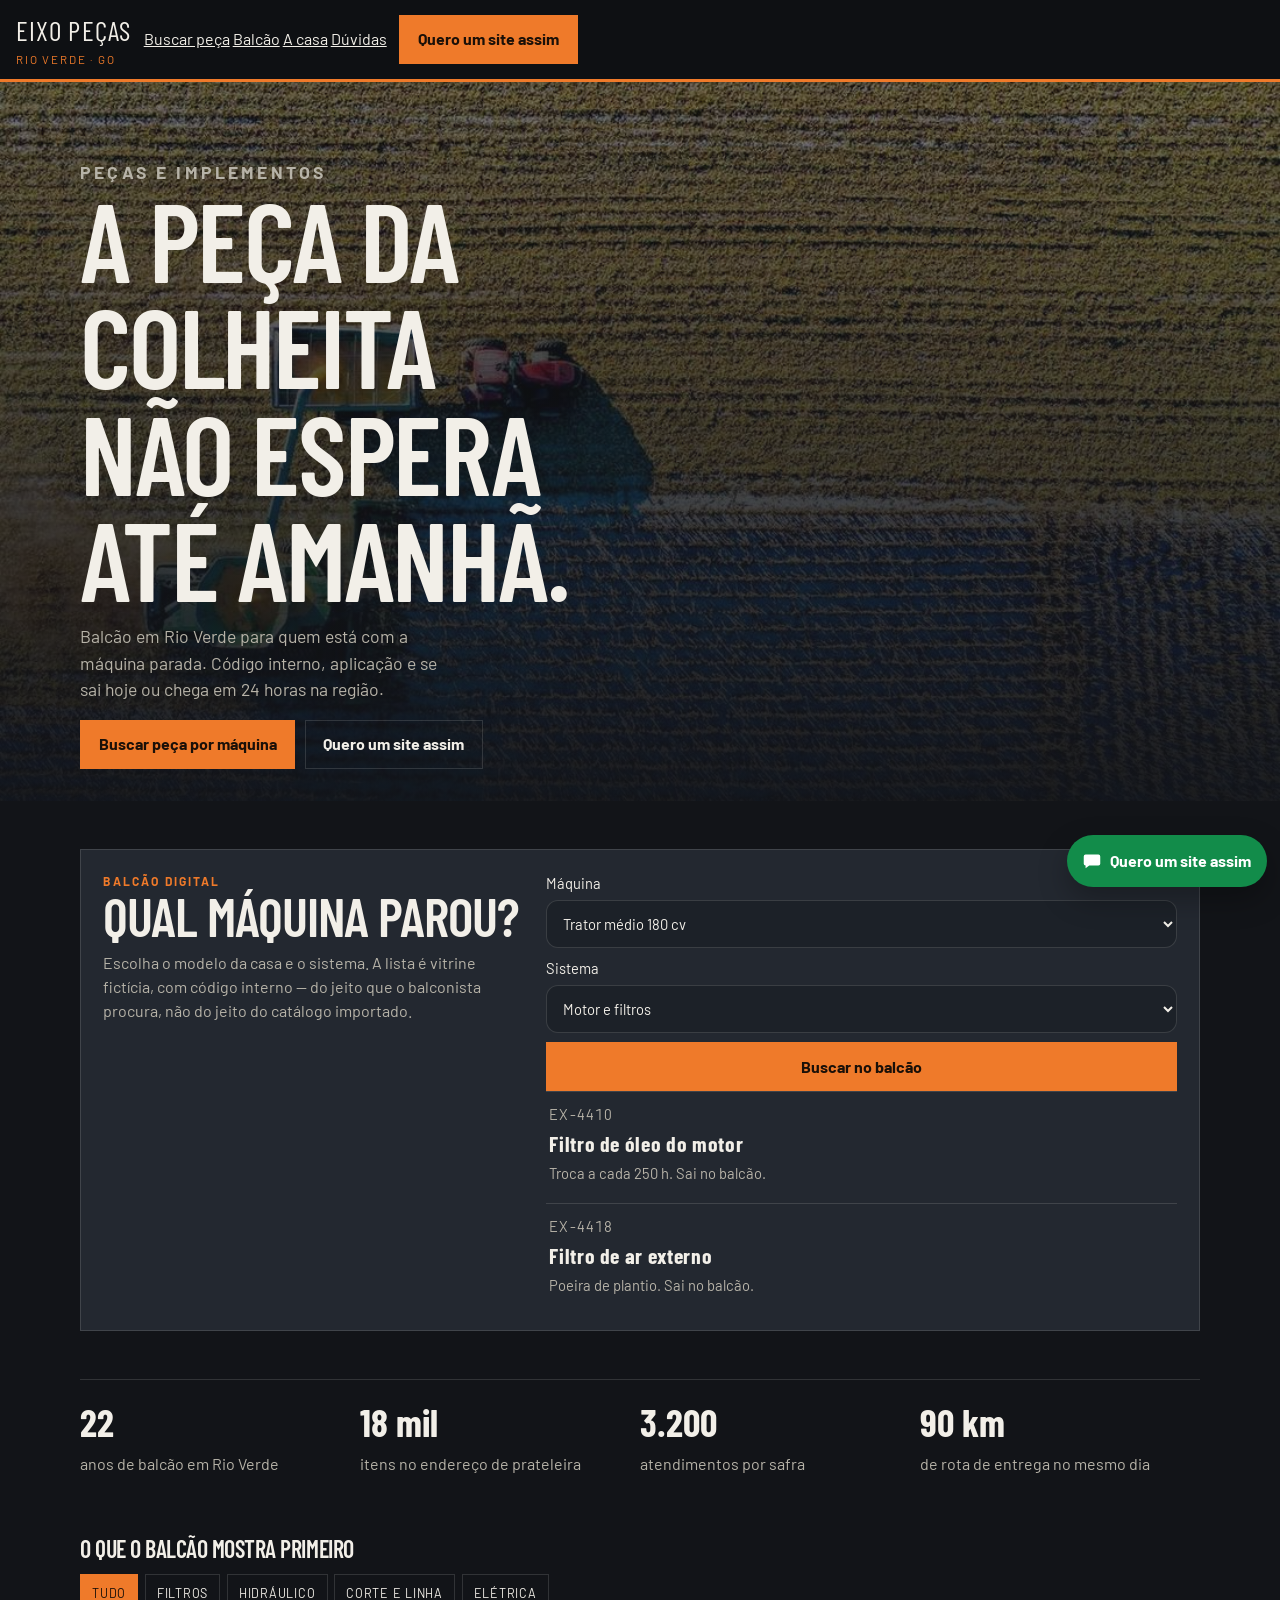
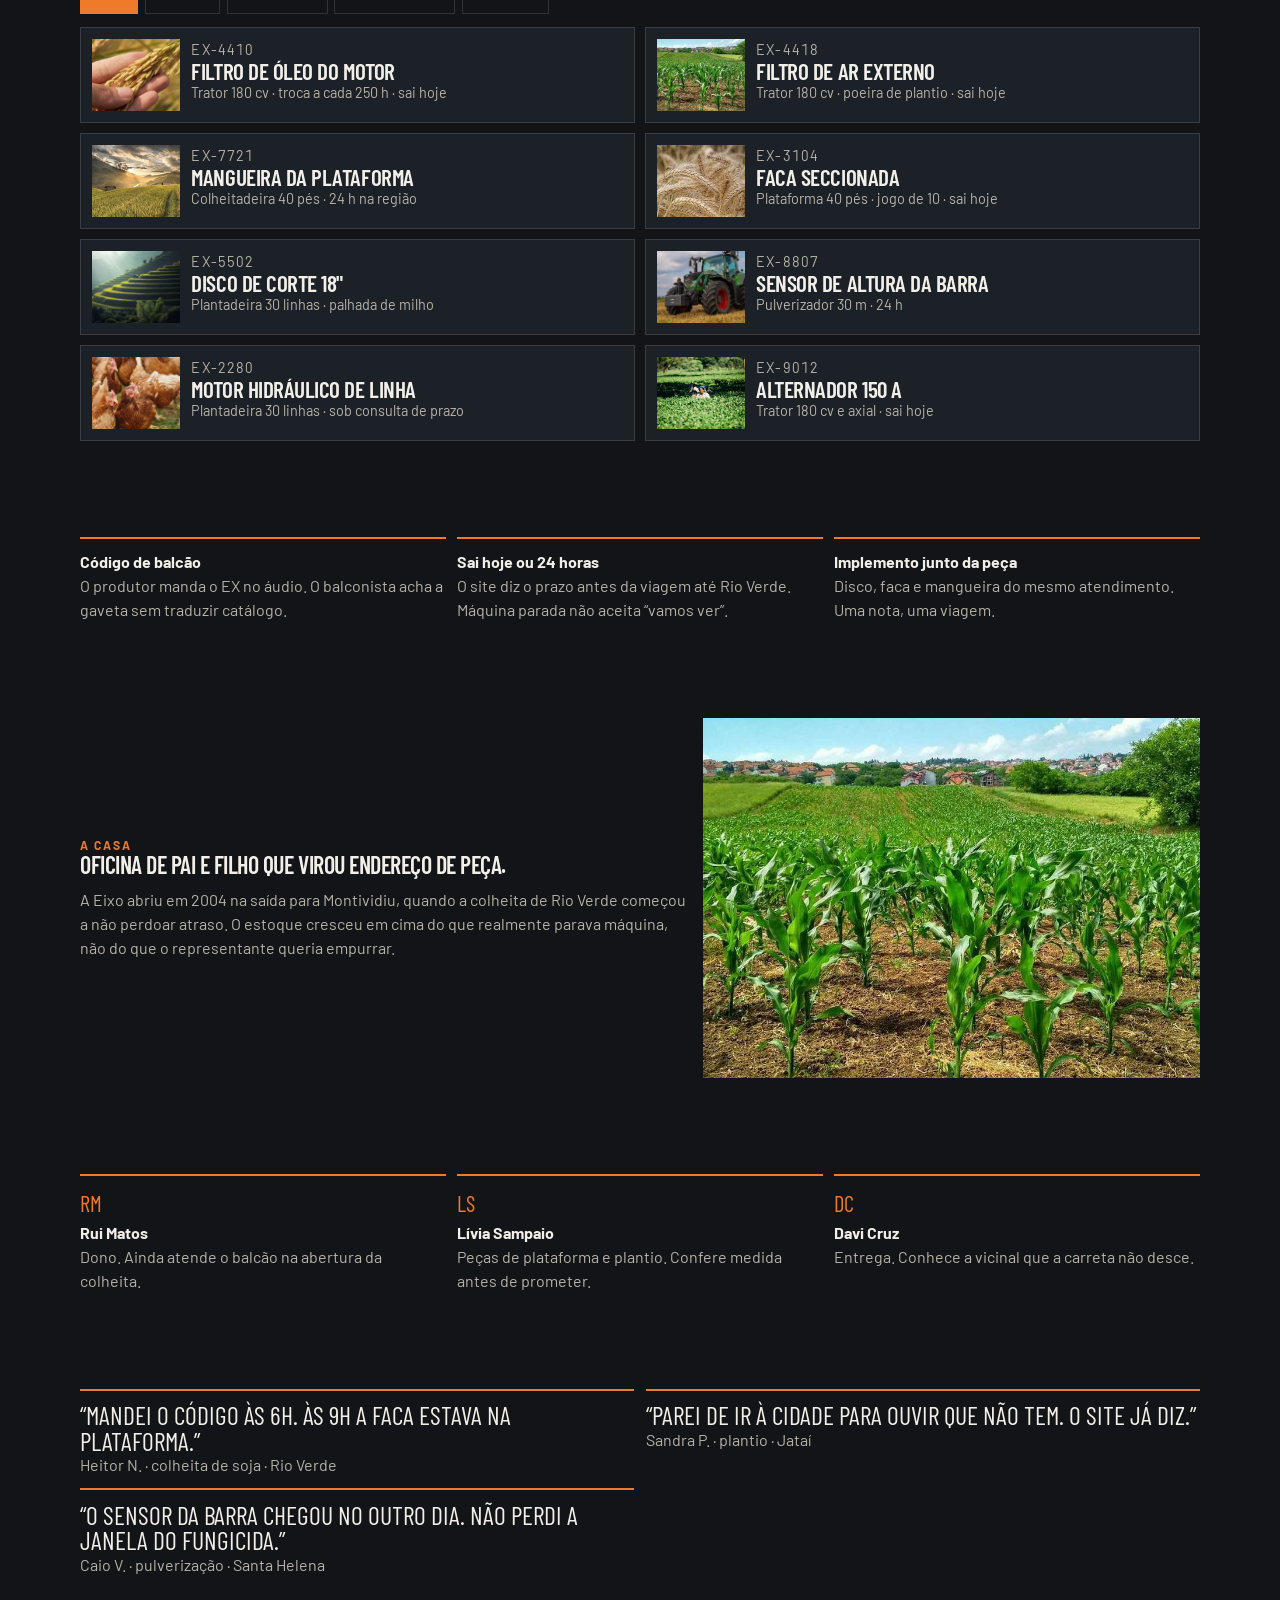
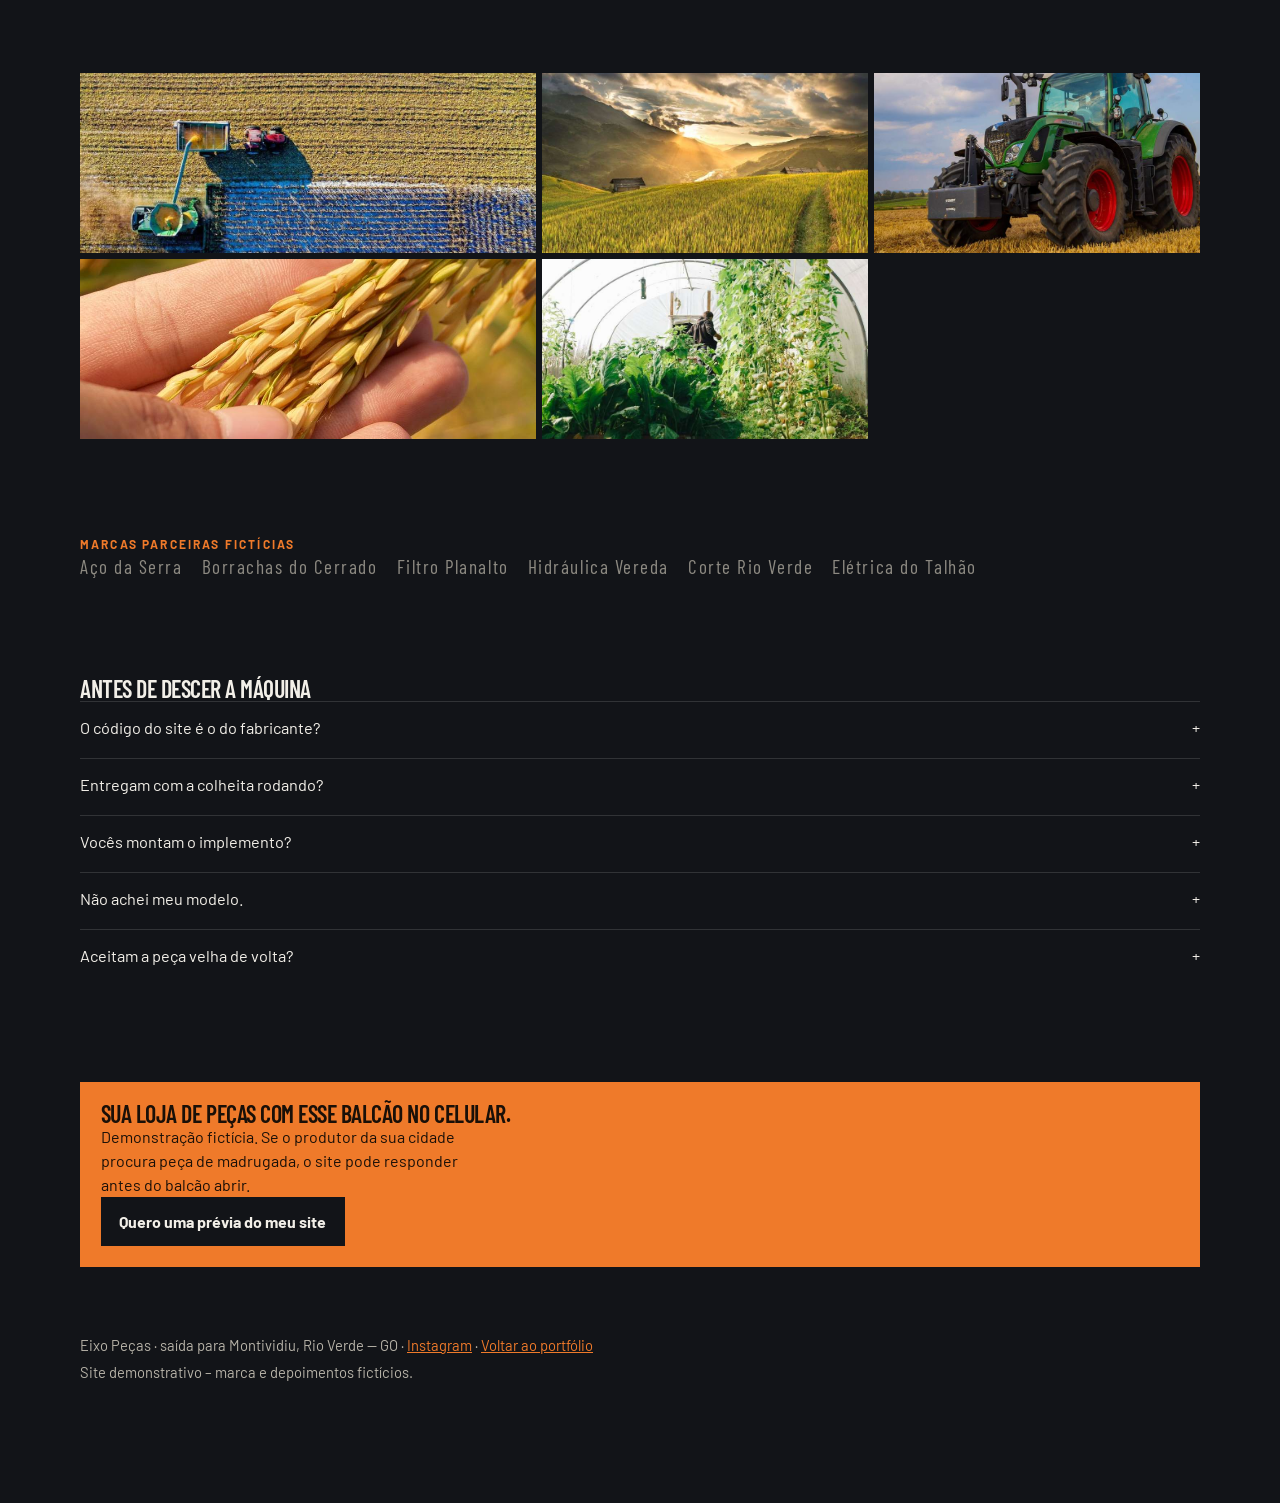
<file: demos/eixo-pecas/index.html>
<!DOCTYPE html>
<html lang="pt-BR">
<head>
  <meta charset="utf-8">
  <meta name="viewport" content="width=device-width, initial-scale=1">
  <title>Eixo Peças · Rio Verde, GO</title>
  <meta name="description" content="Peças e implementos em Rio Verde. Busca por modelo de máquina, código de balcão e o que sai hoje. Site demonstrativo.">
  <meta name="theme-color" content="#121418">
  <link rel="icon" href="../../assets/favicon.svg" type="image/svg+xml">
  <meta property="og:title" content="Eixo Peças · Rio Verde">
  <meta property="og:description" content="A peça que para a colheita não pode esperar até amanhã.">
  <meta property="og:image" content="https://marcos4213.github.io/portfolio-agro/assets/og/eixo.jpg">
  <link rel="preconnect" href="https://fonts.googleapis.com">
  <link rel="preconnect" href="https://fonts.gstatic.com" crossorigin>
  <link href="https://fonts.googleapis.com/css2?family=Barlow+Condensed:wght@560;700&family=Barlow:wght@400;600;700&display=swap" rel="stylesheet">
  <link rel="stylesheet" href="../../assets/css/chrome.css">
  <link rel="stylesheet" href="eixo.css">
</head>
<body>
  <a class="skip" href="#conteudo">Ir para o conteúdo</a>
  <header class="top" data-header>
    <a class="brand" href="#topo">Eixo Peças<small>Rio Verde · GO</small></a>
    <button class="nav-toggle" type="button" data-nav-toggle aria-expanded="false" aria-controls="menu">Menu</button>
    <nav id="menu" data-nav>
      <a href="#ferramenta">Buscar peça</a>
      <a href="#catalogo">Balcão</a>
      <a href="#sobre">A casa</a>
      <a href="#faq">Dúvidas</a>
    </nav>
    <a class="btn" data-wa="Olá, Marcos. Vi a demonstração da Eixo Peças e quero uma prévia assim para a minha loja.">Quero um site assim</a>
  </header>
  <main id="conteudo">
    <section class="hero" id="topo">
      <img src="../../assets/img/tractor-field.jpg" width="1100" height="731" alt="Trator trabalhando em lavoura verde" fetchpriority="high" decoding="async">
      <div class="veil"></div>
      <div class="wrap">
        <p class="kicker">Peças e implementos</p>
        <h1>A peça da colheita não espera até amanhã.</h1>
        <p>Balcão em Rio Verde para quem está com a máquina parada. Código interno, aplicação e se sai hoje ou chega em 24 horas na região.</p>
        <div class="actions">
          <a class="btn" href="#ferramenta">Buscar peça por máquina</a>
          <a class="btn ghost" data-wa="Olá, Marcos. Vi a demonstração da Eixo Peças e quero uma prévia assim para a minha loja.">Quero um site assim</a>
        </div>
      </div>
    </section>

    <section class="band" id="ferramenta">
      <div class="wrap bench">
        <div>
          <p class="kicker">Balcão digital</p>
          <h2>Qual máquina parou?</h2>
          <p style="color:var(--muted);margin-top:.6rem">Escolha o modelo da casa e o sistema. A lista é vitrine fictícia, com código interno — do jeito que o balconista procura, não do jeito do catálogo importado.</p>
        </div>
        <div>
          <form id="peca-form">
            <label class="field">Máquina
              <select id="maq">
                <option value="tr180">Trator médio 180 cv</option>
                <option value="cl40">Colheitadeira axial 40 pés</option>
                <option value="pl30">Plantadeira 30 linhas</option>
                <option value="pv30">Pulverizador 30 metros</option>
              </select>
            </label>
            <label class="field">Sistema
              <select id="sis">
                <option value="filtros">Motor e filtros</option>
                <option value="hidraulico">Hidráulico</option>
                <option value="plataforma">Plataforma e linhas</option>
                <option value="eletrica">Elétrica</option>
              </select>
            </label>
            <button class="btn" type="submit">Buscar no balcão</button>
          </form>
          <div class="results" id="peca-out" aria-live="polite"></div>
        </div>
      </div>
    </section>

    <section class="wrap stats" id="numeros" aria-label="Números da casa">
      <article><strong>22</strong><span>anos de balcão em Rio Verde</span></article>
      <article><strong>18 mil</strong><span>itens no endereço de prateleira</span></article>
      <article><strong>3.200</strong><span>atendimentos por safra</span></article>
      <article><strong>90 km</strong><span>de rota de entrega no mesmo dia</span></article>
    </section>

    <section class="band" id="catalogo">
      <div class="wrap">
        <h2>O que o balcão mostra primeiro</h2>
        <div class="filters" role="toolbar" aria-label="Filtrar peças">
          <button type="button" data-filter="all">Tudo</button>
          <button type="button" data-filter="filtro">Filtros</button>
          <button type="button" data-filter="hidraulico">Hidráulico</button>
          <button type="button" data-filter="corte">Corte e linha</button>
          <button type="button" data-filter="eletrica">Elétrica</button>
        </div>
        <div class="catalog" data-catalog>
          <article class="pcard" data-item data-cat="filtro" data-cultura="trator colheita" data-title="Filtro de óleo EX-4410" data-wa-msg="Olá, Marcos. Quero um buscador de peças assim no site da minha loja.">
            <img src="../../assets/img/machine-sm.jpg" alt="Trator antigo em campo aberto, imagem ilustrativa" width="800" height="600" loading="lazy">
            <div><p class="sku">EX-4410</p><h3>Filtro de óleo do motor</h3><p>Trator 180 cv · troca a cada 250 h · sai hoje</p></div>
            <template><p>Item de giro. O balconista puxa pelo código EX-4410, não pelo nome de catálogo estrangeiro.</p><dl><div><dt>Máquina</dt><dd>Trator médio 180 cv</dd></div><div><dt>Aplicação</dt><dd>Motor, intervalo de 250 horas</dd></div><div><dt>Prateleira</dt><dd>Sai no balcão</dd></div><div><dt>Código</dt><dd>EX-4410</dd></div></dl></template>
          </article>
          <article class="pcard" data-item data-cat="filtro" data-cultura="trator" data-title="Filtro de ar EX-4418" data-wa-msg="Olá, Marcos. Quero um buscador de peças assim no site da minha loja.">
            <img src="../../assets/img/tractor-sm.jpg" alt="Trator verde em lavoura" width="800" height="449" loading="lazy">
            <div><p class="sku">EX-4418</p><h3>Filtro de ar externo</h3><p>Trator 180 cv · poeira de plantio · sai hoje</p></div>
            <template><p>Na poeira do plantio o filtro entope antes da hora marcada. A casa deixa par sobrando.</p><dl><div><dt>Máquina</dt><dd>Trator médio 180 cv</dd></div><div><dt>Aplicação</dt><dd>Admissão de ar</dd></div><div><dt>Prateleira</dt><dd>Sai no balcão</dd></div><div><dt>Código</dt><dd>EX-4418</dd></div></dl></template>
          </article>
          <article class="pcard" data-item data-cat="hidraulico" data-cultura="colheita" data-title="Mangueira de plataforma EX-7721" data-wa-msg="Olá, Marcos. Quero um buscador de peças assim no site da minha loja.">
            <img src="../../assets/img/harvest-sm.jpg" alt="Máquina em lavoura dourada" width="800" height="533" loading="lazy">
            <div><p class="sku">EX-7721</p><h3>Mangueira da plataforma</h3><p>Colheitadeira 40 pés · 24 h na região</p></div>
            <template><p>Mangueira de alta da plataforma. Medida conferida no balcão antes de sair, para não voltar no meio do talhão.</p><dl><div><dt>Máquina</dt><dd>Colheitadeira axial 40 pés</dd></div><div><dt>Aplicação</dt><dd>Acionamento da plataforma</dd></div><div><dt>Prateleira</dt><dd>Chega em até 24 h num raio de 90 km</dd></div><div><dt>Código</dt><dd>EX-7721</dd></div></dl></template>
          </article>
          <article class="pcard" data-item data-cat="corte" data-cultura="colheita" data-title="Faca seccionada EX-3104" data-wa-msg="Olá, Marcos. Quero um buscador de peças assim no site da minha loja.">
            <img src="../../assets/img/wheat-sm.jpg" alt="Trigo pronto para colheita" width="800" height="533" loading="lazy">
            <div><p class="sku">EX-3104</p><h3>Faca seccionada</h3><p>Plataforma 40 pés · jogo de 10 · sai hoje</p></div>
            <template><p>Seção de corte para plataforma de cereais. Vende em jogo porque uma faca só não resolve o trecho falhado.</p><dl><div><dt>Máquina</dt><dd>Colheitadeira axial 40 pés</dd></div><div><dt>Aplicação</dt><dd>Barra de corte</dd></div><div><dt>Prateleira</dt><dd>Sai no balcão, jogo com 10 seções</dd></div><div><dt>Código</dt><dd>EX-3104</dd></div></dl></template>
          </article>
          <article class="pcard" data-item data-cat="corte" data-cultura="plantio" data-title="Disco de corte EX-5502" data-wa-msg="Olá, Marcos. Quero um buscador de peças assim no site da minha loja.">
            <img src="../../assets/img/soil-sm.jpg" alt="Lavoura verde em linha" width="800" height="533" loading="lazy">
            <div><p class="sku">EX-5502</p><h3>Disco de corte 18"</h3><p>Plantadeira 30 linhas · palhada de milho</p></div>
            <template><p>Disco para palhada pesada de milho. A casa indica o par, não a unidade solta, quando o desgaste está desigual.</p><dl><div><dt>Máquina</dt><dd>Plantadeira 30 linhas</dd></div><div><dt>Aplicação</dt><dd>Corte da palhada</dd></div><div><dt>Prateleira</dt><dd>Sai no balcão</dd></div><div><dt>Código</dt><dd>EX-5502</dd></div></dl></template>
          </article>
          <article class="pcard" data-item data-cat="eletrica" data-cultura="pulverizador" data-title="Sensor de barra EX-8807" data-wa-msg="Olá, Marcos. Quero um buscador de peças assim no site da minha loja.">
            <img src="../../assets/img/sprayer-sm.jpg" alt="Pulverizador agrícola em operação" width="900" height="600" loading="lazy">
            <div><p class="sku">EX-8807</p><h3>Sensor de altura da barra</h3><p>Pulverizador 30 m · 24 h</p></div>
            <template><p>Quando o sensor falha, a barra beija o chão. A peça sai com o conector conferido.</p><dl><div><dt>Máquina</dt><dd>Pulverizador autopropelido 30 m</dd></div><div><dt>Aplicação</dt><dd>Altura automática da barra</dd></div><div><dt>Prateleira</dt><dd>Chega em até 24 h na região</dd></div><div><dt>Código</dt><dd>EX-8807</dd></div></dl></template>
          </article>
          <article class="pcard" data-item data-cat="hidraulico" data-cultura="plantio" data-title="Motor hidráulico de linha EX-2280" data-wa-msg="Olá, Marcos. Quero um buscador de peças assim no site da minha loja.">
            <img src="../../assets/img/aerial-rows-sm.jpg" alt="Linhas de plantio vistas de cima" width="900" height="599" loading="lazy">
            <div><p class="sku">EX-2280</p><h3>Motor hidráulico de linha</h3><p>Plantadeira 30 linhas · sob consulta de prazo</p></div>
            <template><p>Motor de acionamento de dosador. Não é item de prateleira cheia: a casa confirma o lado e o fluxo antes de pedir.</p><dl><div><dt>Máquina</dt><dd>Plantadeira 30 linhas</dd></div><div><dt>Aplicação</dt><dd>Dosador de semente</dd></div><div><dt>Prateleira</dt><dd>Encomenda com prazo combinado</dd></div><div><dt>Código</dt><dd>EX-2280</dd></div></dl></template>
          </article>
          <article class="pcard" data-item data-cat="eletrica" data-cultura="trator colheita" data-title="Alternador EX-9012" data-wa-msg="Olá, Marcos. Quero um buscador de peças assim no site da minha loja.">
            <img src="../../assets/img/tractor-sunset-sm.jpg" alt="Trator no fim da tarde" width="800" height="533" loading="lazy">
            <div><p class="sku">EX-9012</p><h3>Alternador 150 A</h3><p>Trator 180 cv e axial · sai hoje</p></div>
            <template><p>Alternador de giro alto para máquina que dorme com farol e monitor ligados.</p><dl><div><dt>Máquinas</dt><dd>Trator 180 cv e colheitadeira axial</dd></div><div><dt>Aplicação</dt><dd>Sistema elétrico</dd></div><div><dt>Prateleira</dt><dd>Sai no balcão</dd></div><div><dt>Código</dt><dd>EX-9012</dd></div></dl></template>
          </article>
        </div>
        <p data-catalog-empty hidden>Nada neste filtro.</p>
      </div>
    </section>

    <section class="band" id="diferenciais">
      <div class="wrap grid-3">
        <article class="diff reveal"><strong>Código de balcão</strong><p>O produtor manda o EX no áudio. O balconista acha a gaveta sem traduzir catálogo.</p></article>
        <article class="diff reveal"><strong>Sai hoje ou 24 horas</strong><p>O site diz o prazo antes da viagem até Rio Verde. Máquina parada não aceita “vamos ver”.</p></article>
        <article class="diff reveal"><strong>Implemento junto da peça</strong><p>Disco, faca e mangueira do mesmo atendimento. Uma nota, uma viagem.</p></article>
      </div>
    </section>

    <section class="band" id="sobre">
      <div class="wrap about">
        <div>
          <p class="kicker">A casa</p>
          <h2>Oficina de pai e filho que virou endereço de peça.</h2>
          <p style="color:var(--muted);margin-top:.7rem">A Eixo abriu em 2004 na saída para Montividiu, quando a colheita de Rio Verde começou a não perdoar atraso. O estoque cresceu em cima do que realmente parava máquina, não do que o representante queria empurrar.</p>
        </div>
        <img src="../../assets/img/tractor.jpg" width="1100" height="617" alt="Trator verde em campo aberto" loading="lazy" decoding="async">
      </div>
    </section>

    <section class="band" id="equipe">
      <div class="wrap people">
        <article class="person"><span class="mono">RM</span><div><strong>Rui Matos</strong><p>Dono. Ainda atende o balcão na abertura da colheita.</p></div></article>
        <article class="person"><span class="mono">LS</span><div><strong>Lívia Sampaio</strong><p>Peças de plataforma e plantio. Confere medida antes de prometer.</p></div></article>
        <article class="person"><span class="mono">DC</span><div><strong>Davi Cruz</strong><p>Entrega. Conhece a vicinal que a carreta não desce.</p></div></article>
      </div>
    </section>

    <section class="band" id="depoimentos">
      <div class="wrap quotes">
        <figure class="quote"><blockquote>“Mandei o código às 6h. Às 9h a faca estava na plataforma.”</blockquote><figcaption>Heitor N. · colheita de soja · Rio Verde</figcaption></figure>
        <figure class="quote"><blockquote>“Parei de ir à cidade para ouvir que não tem. O site já diz.”</blockquote><figcaption>Sandra P. · plantio · Jataí</figcaption></figure>
        <figure class="quote"><blockquote>“O sensor da barra chegou no outro dia. Não perdi a janela do fungicida.”</blockquote><figcaption>Caio V. · pulverização · Santa Helena</figcaption></figure>
      </div>
    </section>

    <section class="band" id="galeria">
      <div class="wrap shots">
        <button type="button" data-lightbox-src="../../assets/img/tractor-field.jpg" data-lightbox-alt="Trator em lavoura"><img src="../../assets/img/tractor-field.jpg" alt="Trator trabalhando na lavoura" loading="lazy"></button>
        <button type="button" data-lightbox-src="../../assets/img/harvest.jpg" data-lightbox-alt="Colheita em campo dourado"><img src="../../assets/img/harvest-sm.jpg" alt="Colheita" loading="lazy"></button>
        <button type="button" data-lightbox-src="../../assets/img/sprayer.jpg" data-lightbox-alt="Pulverizador em operação"><img src="../../assets/img/sprayer-sm.jpg" alt="Pulverizador" loading="lazy"></button>
        <button type="button" data-lightbox-src="../../assets/img/machine.jpg" data-lightbox-alt="Trator em campo"><img src="../../assets/img/machine-sm.jpg" alt="Máquina no campo" loading="lazy"></button>
        <button type="button" data-lightbox-src="../../assets/img/farmer-2.jpg" data-lightbox-alt="Pessoa no campo ao pôr do sol"><img src="../../assets/img/farmer-2-sm.jpg" alt="Pessoa no campo" loading="lazy"></button>
      </div>
    </section>

    <section class="band" id="parceiros">
      <div class="wrap">
        <p class="kicker">Marcas parceiras fictícias</p>
        <ul class="marks"><li>Aço da Serra</li><li>Borrachas do Cerrado</li><li>Filtro Planalto</li><li>Hidráulica Vereda</li><li>Corte Rio Verde</li><li>Elétrica do Talhão</li></ul>
      </div>
    </section>

    <section class="band" id="faq">
      <div class="wrap">
        <h2>Antes de descer a máquina</h2>
        <div class="faq-item" data-faq><button type="button" aria-expanded="false">O código do site é o do fabricante?<span>+</span></button><div data-faq-panel>Não. É o código interno da Eixo, o mesmo do balcão. O cruzamento com o original o balconista faz com você.</div></div>
        <div class="faq-item" data-faq><button type="button" aria-expanded="false">Entregam com a colheita rodando?<span>+</span></button><div data-faq-panel>No raio de 90 km, o que está marcado como “sai hoje” sai no mesmo dia enquanto o balcão está aberto. Fora disso, combinamos o horário.</div></div>
        <div class="faq-item" data-faq><button type="button" aria-expanded="false">Vocês montam o implemento?<span>+</span></button><div data-faq-panel>Ajustamos disco, kit de linha e revisão de plataforma na oficina da casa. Máquina inteira é conversa com a concessionária.</div></div>
        <div class="faq-item" data-faq><button type="button" aria-expanded="false">Não achei meu modelo.<span>+</span></button><div data-faq-panel>A vitrine mostra os quatro conjuntos que mais param na região. Manda o modelo no WhatsApp que o balcão responde com o que tem.</div></div>
        <div class="faq-item" data-faq><button type="button" aria-expanded="false">Aceitam a peça velha de volta?<span>+</span></button><div data-faq-panel>Em item hidráulico selecionado, sim, para conferir o defeito. Não é regra de todos os códigos.</div></div>
      </div>
    </section>

    <section class="band" id="contato">
      <div class="wrap cta">
        <h2>Sua loja de peças com esse balcão no celular.</h2>
        <p>Demonstração fictícia. Se o produtor da sua cidade procura peça de madrugada, o site pode responder antes do balcão abrir.</p>
        <a class="btn" data-wa="Olá, Marcos. Vi a demonstração da Eixo Peças e quero uma prévia do site da minha loja. Podemos marcar uma conversa por vídeo.">Quero uma prévia do meu site</a>
      </div>
    </section>
  </main>
  <footer class="foot wrap">
    <div>Eixo Peças · saída para Montividiu, Rio Verde — GO · <a href="https://instagram.com/eixo.pecas" target="_blank" rel="noopener noreferrer">Instagram</a> · <a href="../../index.html">Voltar ao portfólio</a></div>
    <div>Site demonstrativo – marca e depoimentos fictícios.</div>
  </footer>
  <a class="wa-float" data-wa="Olá, Marcos. Vi a demonstração da Eixo Peças e quero uma prévia assim para a minha loja." aria-label="Pedir uma prévia pelo WhatsApp"><svg viewBox="0 0 24 24" aria-hidden="true"><path d="M5 5h14a2 2 0 0 1 2 2v8a2 2 0 0 1-2 2H9l-4 3v-3H5a2 2 0 0 1-2-2V7a2 2 0 0 1 2-2z"/></svg>Quero um site assim</a>
  <div class="modal" data-modal hidden><div class="modal-card" role="dialog" aria-modal="true" aria-labelledby="mt"><header><h2 id="mt" data-modal-title></h2><button class="modal-x" type="button" data-modal-close aria-label="Fechar">×</button></header><div class="sheet" data-modal-body></div><a class="btn" data-modal-wa href="#">Quero essa busca no meu site</a></div></div>
  <div class="lightbox" data-lightbox hidden><button type="button" data-lightbox-close aria-label="Fechar foto">×</button><img alt=""></div>
  <script src="../../config.js"></script>
  <script src="../../assets/js/demo.js"></script>
  <script>
    (function () {
      var pecas = [
        { maq: "tr180", sis: "filtros", sku: "EX-4410", nome: "Filtro de óleo do motor", det: "Troca a cada 250 h. Sai no balcão." },
        { maq: "tr180", sis: "filtros", sku: "EX-4418", nome: "Filtro de ar externo", det: "Poeira de plantio. Sai no balcão." },
        { maq: "tr180", sis: "hidraulico", sku: "EX-2204", nome: "Reparo da direção", det: "Kit de vedação. Sai no balcão." },
        { maq: "tr180", sis: "eletrica", sku: "EX-9012", nome: "Alternador 150 A", det: "Sai no balcão." },
        { maq: "cl40", sis: "plataforma", sku: "EX-3104", nome: "Faca seccionada", det: "Jogo com 10 seções. Sai no balcão." },
        { maq: "cl40", sis: "hidraulico", sku: "EX-7721", nome: "Mangueira da plataforma", det: "Chega em até 24 h na região." },
        { maq: "cl40", sis: "filtros", sku: "EX-4488", nome: "Filtro de combustível duplo", det: "Par. Sai no balcão." },
        { maq: "cl40", sis: "eletrica", sku: "EX-9012", nome: "Alternador 150 A", det: "Sai no balcão." },
        { maq: "pl30", sis: "plataforma", sku: "EX-5502", nome: "Disco de corte 18 pol.", det: "Palhada de milho. Sai no balcão." },
        { maq: "pl30", sis: "plataforma", sku: "EX-5519", nome: "Condutor de semente", det: "Linha pantográfica. Sai no balcão." },
        { maq: "pl30", sis: "hidraulico", sku: "EX-2280", nome: "Motor hidráulico de linha", det: "Encomenda. Prazo combinado no balcão." },
        { maq: "pv30", sis: "eletrica", sku: "EX-8807", nome: "Sensor de altura da barra", det: "Chega em até 24 h na região." },
        { maq: "pv30", sis: "hidraulico", sku: "EX-7740", nome: "Vedação da bomba de calda", det: "Sai no balcão." },
        { maq: "pv30", sis: "filtros", sku: "EX-4490", nome: "Filtro de linha da barra", det: "Jogo de 8. Sai no balcão." }
      ];
      var out = document.getElementById("peca-out");
      function render() {
        var maq = document.getElementById("maq").value;
        var sis = document.getElementById("sis").value;
        var lista = pecas.filter(function (p) { return p.maq === maq && p.sis === sis; });
        if (!lista.length) {
          out.innerHTML = "<p class='result'>Este conjunto não está na vitrine. No site da sua loja, a busca pode incluir o estoque real.</p>";
          return;
        }
        out.innerHTML = lista.map(function (p) {
          return "<article class='result'><span class='sku'>" + p.sku + "</span><b>" + p.nome + "</b><span>" + p.det + "</span></article>";
        }).join("");
      }
      document.getElementById("peca-form").addEventListener("submit", function (e) { e.preventDefault(); render(); });
      render();
    })();
  </script>
</body>
</html>
</file>
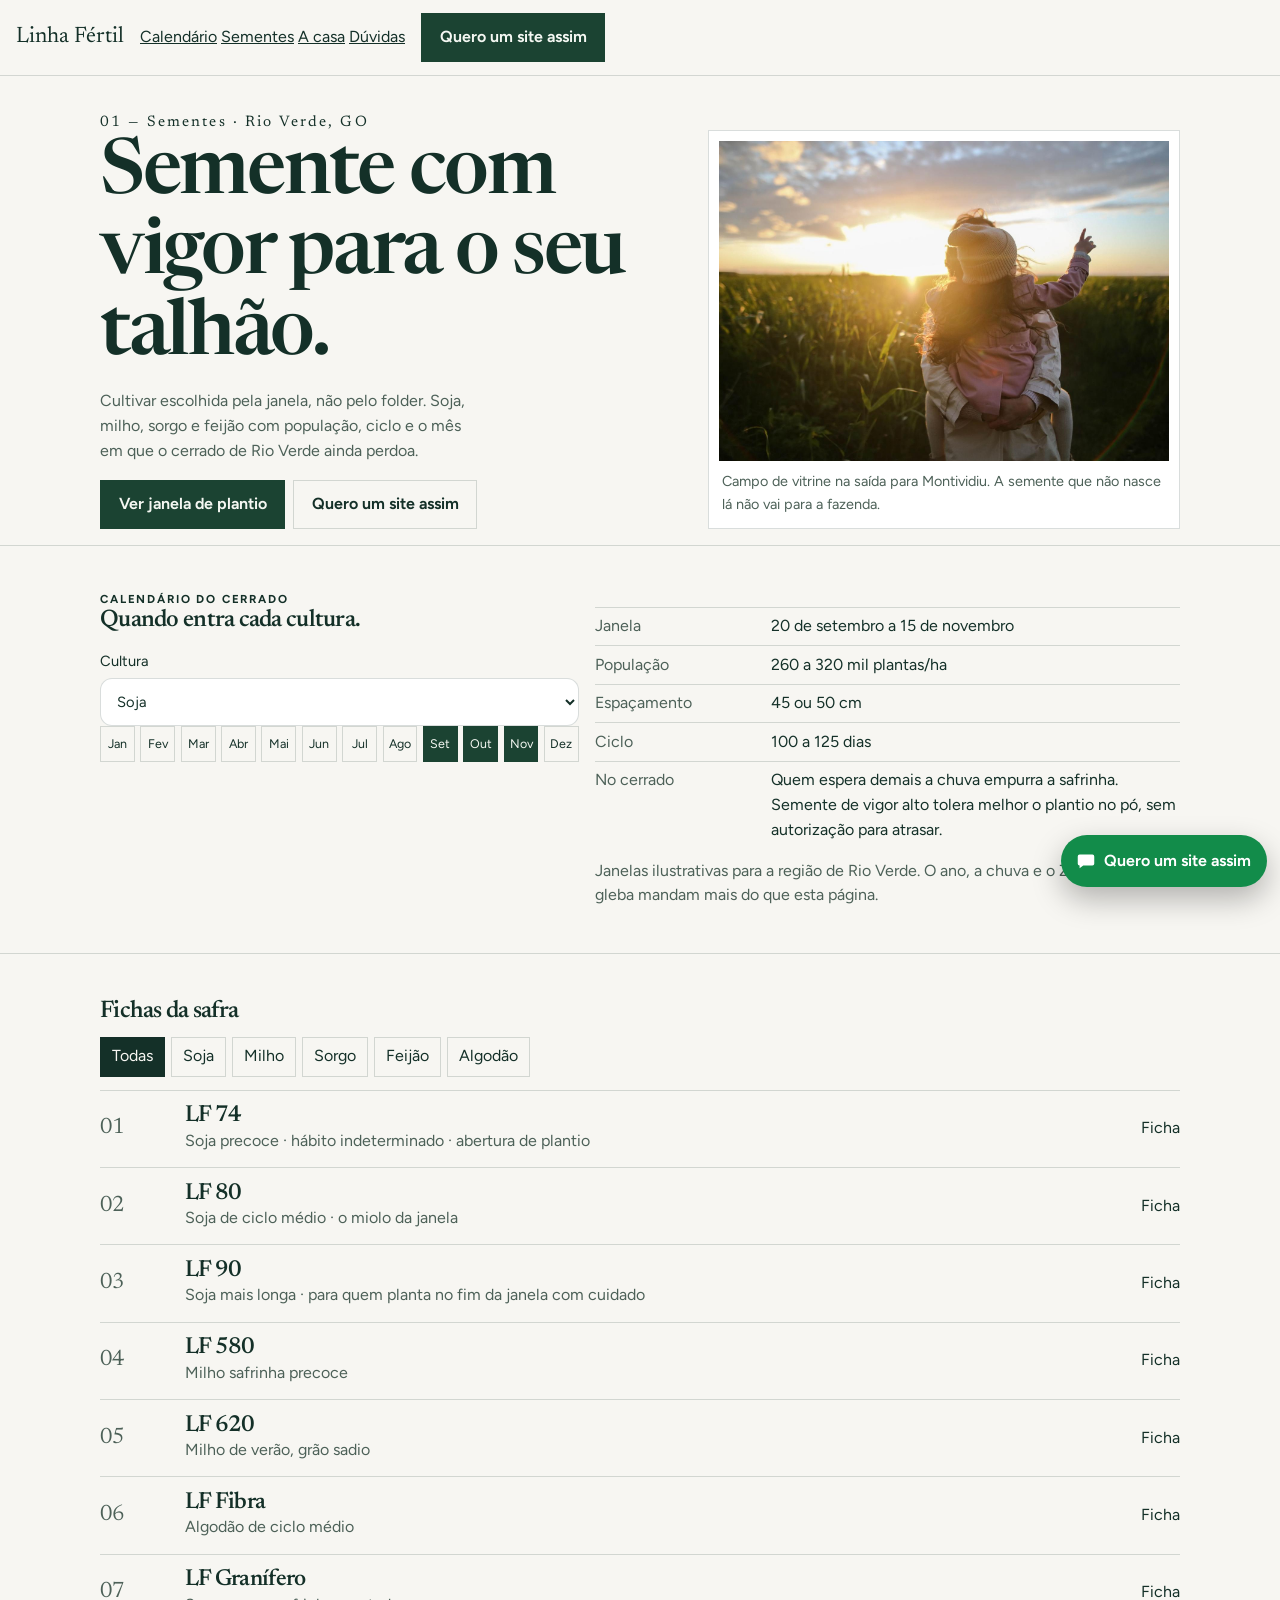
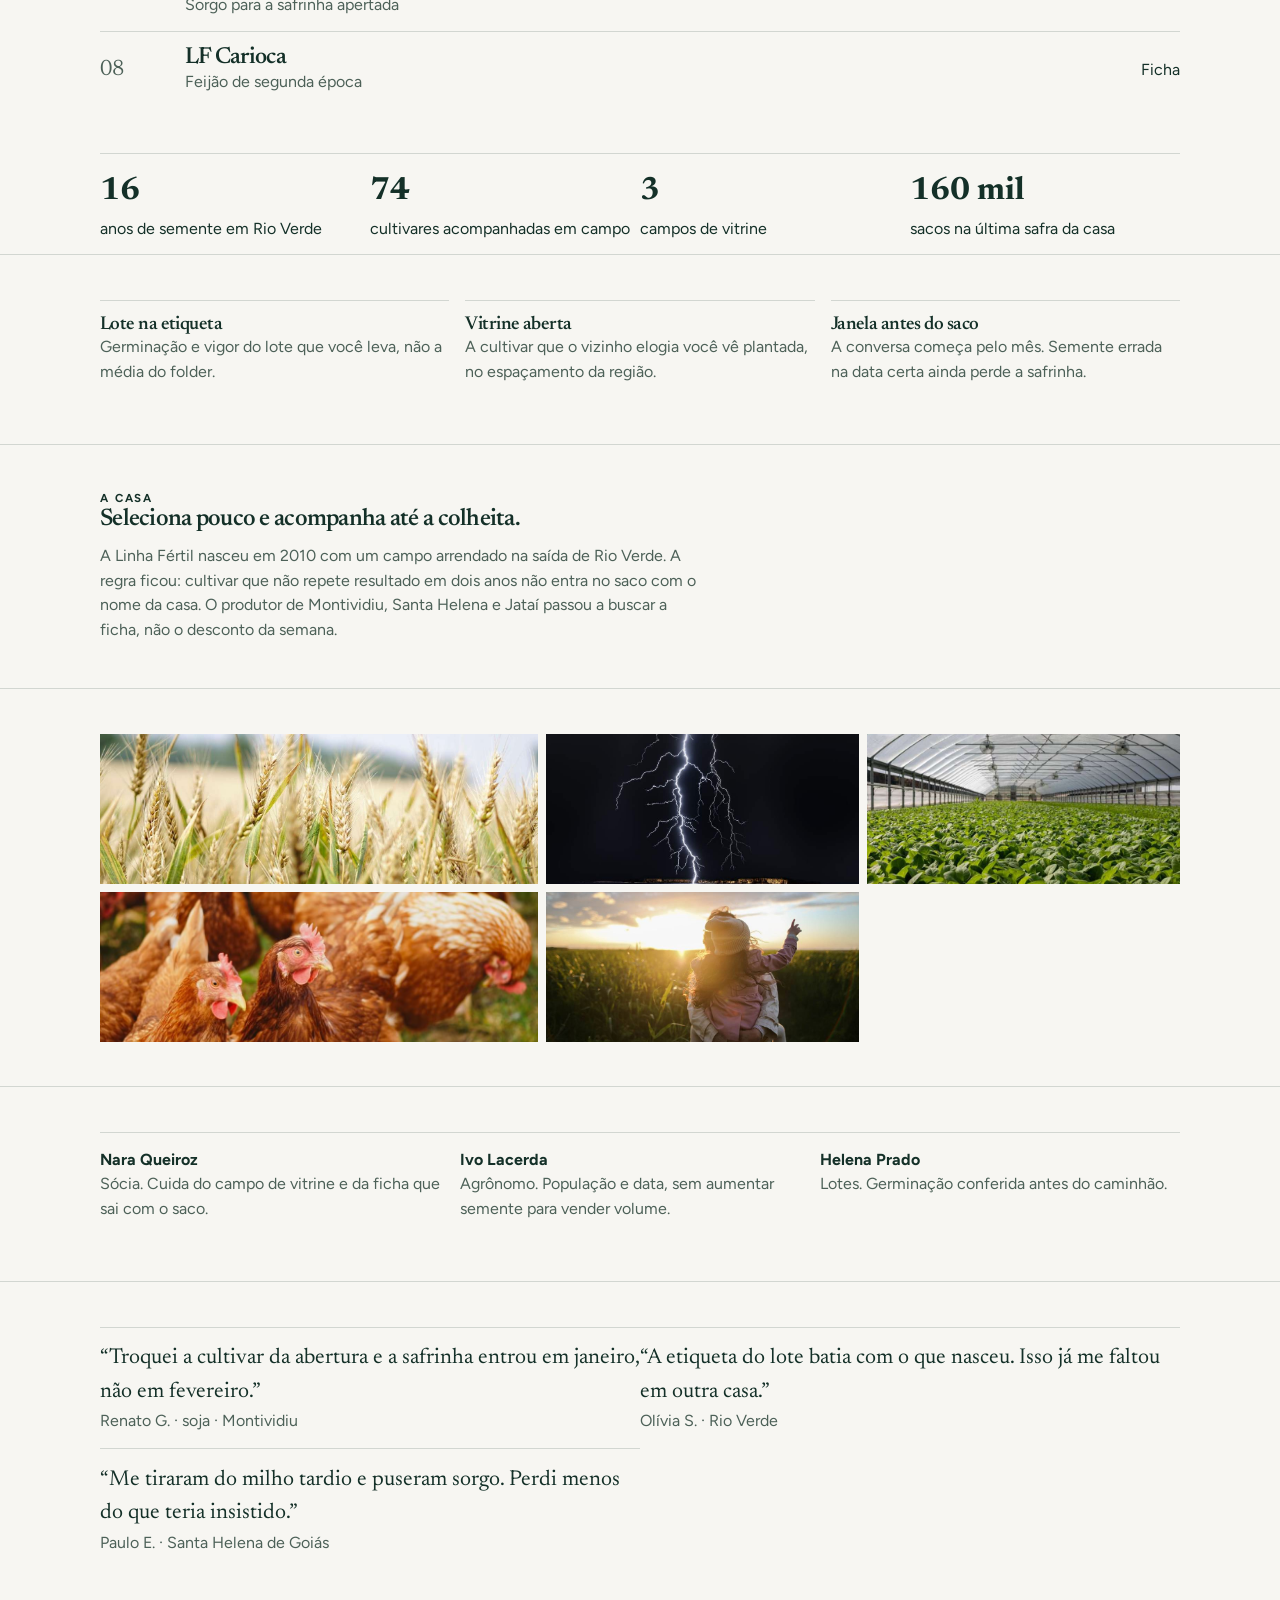
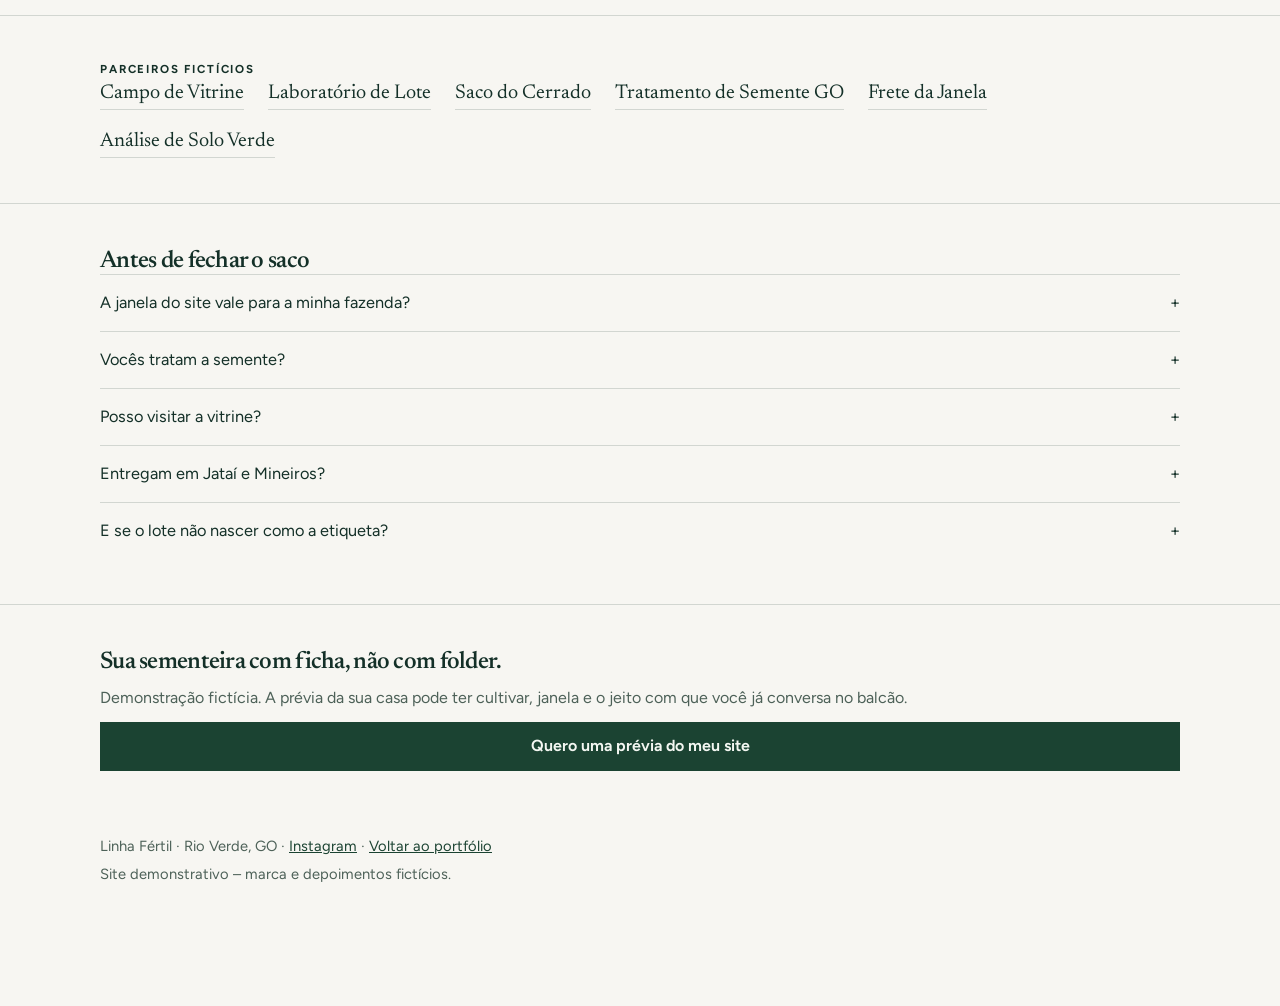
<file: demos/linha-fertil/index.html>
<!DOCTYPE html>
<html lang="pt-BR">
<head>
  <meta charset="utf-8">
  <meta name="viewport" content="width=device-width, initial-scale=1">
  <title>Linha Fértil Sementes · Rio Verde</title>
  <meta name="description" content="Sementes em Rio Verde. Calendário de plantio por cultura, população e ciclo. Site demonstrativo.">
  <meta name="theme-color" content="#f7f6f2">
  <link rel="icon" href="../../assets/favicon.svg" type="image/svg+xml">
  <meta property="og:title" content="Linha Fértil · Rio Verde">
  <meta property="og:description" content="Semente com vigor de verdade, escolhida para o seu talhão.">
  <meta property="og:image" content="https://marcos4213.github.io/portfolio-agro/assets/og/linha.jpg">
  <link rel="preconnect" href="https://fonts.googleapis.com">
  <link rel="preconnect" href="https://fonts.gstatic.com" crossorigin>
  <link href="https://fonts.googleapis.com/css2?family=Figtree:wght@400;600;700&family=Newsreader:opsz,wght@6..72,500;6..72,650&display=swap" rel="stylesheet">
  <link rel="stylesheet" href="../../assets/css/chrome.css">
  <link rel="stylesheet" href="linha.css">
</head>
<body>
  <a class="skip" href="#conteudo">Ir para o conteúdo</a>
  <header class="top" data-header>
    <a class="brand" href="#topo">Linha Fértil</a>
    <button class="nav-toggle" type="button" data-nav-toggle aria-expanded="false" aria-controls="menu">Menu</button>
    <nav id="menu" data-nav>
      <a href="#ferramenta">Calendário</a>
      <a href="#catalogo">Sementes</a>
      <a href="#sobre">A casa</a>
      <a href="#faq">Dúvidas</a>
    </nav>
    <a class="btn" data-wa="Olá, Marcos. Vi a demonstração da Linha Fértil e quero uma prévia assim para a minha sementeira.">Quero um site assim</a>
  </header>
  <main id="conteudo">
    <section class="hero wrap" id="topo">
      <div>
        <p class="index-no">01 — Sementes · Rio Verde, GO</p>
        <h1>Semente com vigor para o seu talhão.</h1>
        <p class="sub">Cultivar escolhida pela janela, não pelo folder. Soja, milho, sorgo e feijão com população, ciclo e o mês em que o cerrado de Rio Verde ainda perdoa.</p>
        <div class="actions">
          <a class="btn" href="#ferramenta">Ver janela de plantio</a>
          <a class="btn ghost" data-wa="Olá, Marcos. Vi a demonstração da Linha Fértil e quero uma prévia assim para a minha sementeira.">Quero um site assim</a>
        </div>
      </div>
      <figure class="hero-side">
        <img src="../../assets/img/seeds.jpg" width="1600" height="1066" alt="Mãos plantando uma muda em solo escuro" fetchpriority="high">
        <figcaption>Campo de vitrine na saída para Montividiu. A semente que não nasce lá não vai para a fazenda.</figcaption>
      </figure>
    </section>

    <section class="band" id="ferramenta">
      <div class="wrap cal">
        <div>
          <p class="kicker">Calendário do cerrado</p>
          <h2>Quando entra cada cultura.</h2>
          <label class="field" style="margin-top:1rem">Cultura
            <select id="cultura"></select>
          </label>
          <div class="months" id="meses" aria-hidden="true"></div>
        </div>
        <div>
          <dl class="cal-facts" id="cal-out" aria-live="polite"></dl>
          <p style="color:var(--muted);margin-top:.8rem">Janelas ilustrativas para a região de Rio Verde. O ano, a chuva e o ZARC da sua gleba mandam mais do que esta página.</p>
        </div>
      </div>
    </section>

    <section class="band" id="catalogo">
      <div class="wrap">
        <h2>Fichas da safra</h2>
        <div class="filters" role="toolbar" aria-label="Filtrar sementes">
          <button type="button" data-filter="all">Todas</button>
          <button type="button" data-filter="soja">Soja</button>
          <button type="button" data-filter="milho">Milho</button>
          <button type="button" data-filter="sorgo">Sorgo</button>
          <button type="button" data-filter="feijao">Feijão</button>
          <button type="button" data-filter="algodao">Algodão</button>
        </div>
        <div class="catalog" data-catalog>
          <article class="pcard" data-item data-cat="soja" data-cultura="soja" data-title="LF 74" data-wa-msg="Olá, Marcos. Quero um catálogo de sementes com calendário, nesta linha.">
            <span class="num">01</span><div><h3>LF 74</h3><p>Soja precoce · hábito indeterminado · abertura de plantio</p></div><span>Ficha</span>
            <template><p>Para quem abre cedo e precisa liberar a safrinha. Vigor de arranque é o critério, não o nome bonito.</p><dl><div><dt>Ciclo</dt><dd>cerca de 100 a 110 dias</dd></div><div><dt>População</dt><dd>280 a 320 mil plantas por hectare</dd></div><div><dt>Espaçamento</dt><dd>45 ou 50 cm</dd></div><div><dt>Saco</dt><dd>40 kg, com germinação de lote na etiqueta</dd></div></dl></template>
          </article>
          <article class="pcard" data-item data-cat="soja" data-cultura="soja" data-title="LF 80" data-wa-msg="Olá, Marcos. Quero um catálogo de sementes com calendário, nesta linha.">
            <span class="num">02</span><div><h3>LF 80</h3><p>Soja de ciclo médio · o miolo da janela</p></div><span>Ficha</span>
            <template><p>A cultivar que segura a maior parte da área quando a chuva chega na época.</p><dl><div><dt>Ciclo</dt><dd>cerca de 115 dias</dd></div><div><dt>População</dt><dd>260 a 300 mil plantas por hectare</dd></div><div><dt>Espaçamento</dt><dd>50 cm</dd></div><div><dt>Nota</dt><dd>Evita população alta em solo que já fecha cedo</dd></div></dl></template>
          </article>
          <article class="pcard" data-item data-cat="soja" data-cultura="soja" data-title="LF 90" data-wa-msg="Olá, Marcos. Quero um catálogo de sementes com calendário, nesta linha.">
            <span class="num">03</span><div><h3>LF 90</h3><p>Soja mais longa · para quem planta no fim da janela com cuidado</p></div><span>Ficha</span>
            <template><p>Não é desculpa para atrasar. É opção quando o talhão pede ciclo e a safrinha já foi repensada.</p><dl><div><dt>Ciclo</dt><dd>cerca de 125 dias</dd></div><div><dt>População</dt><dd>240 a 280 mil</dd></div><div><dt>Risco</dt><dd>Empurra o milho. Combine a segunda safra antes de fechar o saco.</dd></div><div><dt>Saco</dt><dd>40 kg</dd></div></dl></template>
          </article>
          <article class="pcard" data-item data-cat="milho" data-cultura="milho" data-title="LF 580" data-wa-msg="Olá, Marcos. Quero um catálogo de sementes com calendário, nesta linha.">
            <span class="num">04</span><div><h3>LF 580</h3><p>Milho safrinha precoce</p></div><span>Ficha</span>
            <template><p>Para entrar logo depois da soja precoce e ainda pegar chuva de abril.</p><dl><div><dt>Ciclo</dt><dd>cerca de 130 dias</dd></div><div><dt>População</dt><dd>55 a 62 mil plantas por hectare</dd></div><div><dt>Espaçamento</dt><dd>50 cm</dd></div><div><dt>Saco</dt><dd>60 mil sementes</dd></div></dl></template>
          </article>
          <article class="pcard" data-item data-cat="milho" data-cultura="milho" data-title="LF 620" data-wa-msg="Olá, Marcos. Quero um catálogo de sementes com calendário, nesta linha.">
            <span class="num">05</span><div><h3>LF 620</h3><p>Milho de verão, grão sadio</p></div><span>Ficha</span>
            <template><p>Para a área de milho verão, quando a janela não é a da pressa da safrinha.</p><dl><div><dt>Ciclo</dt><dd>cerca de 140 dias</dd></div><div><dt>População</dt><dd>60 a 70 mil</dd></div><div><dt>Espaçamento</dt><dd>50 cm</dd></div><div><dt>Nota</dt><dd>Sanidade de grão pesa mais do que estande recorde</dd></div></dl></template>
          </article>
          <article class="pcard" data-item data-cat="algodao" data-cultura="algodao" data-title="LF Fibra" data-wa-msg="Olá, Marcos. Quero um catálogo de sementes com calendário, nesta linha.">
            <span class="num">06</span><div><h3>LF Fibra</h3><p>Algodão de ciclo médio</p></div><span>Ficha</span>
            <template><p>Para quem planta algodão na região e precisa de ciclo que caiba antes da chuva de colheita.</p><dl><div><dt>Ciclo</dt><dd>médio</dd></div><div><dt>População</dt><dd>90 a 110 mil plantas por hectare</dd></div><div><dt>Espaçamento</dt><dd>76 a 90 cm</dd></div><div><dt>Nota</dt><dd>A janela de Rio Verde não é a do Oeste da Bahia. Confira o calendário.</dd></div></dl></template>
          </article>
          <article class="pcard" data-item data-cat="sorgo" data-cultura="sorgo" data-title="LF Granífero" data-wa-msg="Olá, Marcos. Quero um catálogo de sementes com calendário, nesta linha.">
            <span class="num">07</span><div><h3>LF Granífero</h3><p>Sorgo para a safrinha apertada</p></div><span>Ficha</span>
            <template><p>Quando o milho já ficou tarde, o sorgo ainda segura área e palhada.</p><dl><div><dt>Ciclo</dt><dd>cerca de 120 dias</dd></div><div><dt>População</dt><dd>160 a 200 mil plantas</dd></div><div><dt>Espaçamento</dt><dd>50 cm</dd></div><div><dt>Uso</dt><dd>Grão e cobertura</dd></div></dl></template>
          </article>
          <article class="pcard" data-item data-cat="feijao" data-cultura="feijao" data-title="LF Carioca" data-wa-msg="Olá, Marcos. Quero um catálogo de sementes com calendário, nesta linha.">
            <span class="num">08</span><div><h3>LF Carioca</h3><p>Feijão de segunda época</p></div><span>Ficha</span>
            <template><p>Área menor, janela curta, semente com procedência de lote. Feijão não perdoa semente velha.</p><dl><div><dt>Ciclo</dt><dd>cerca de 90 dias</dd></div><div><dt>População</dt><dd>200 a 240 mil plantas</dd></div><div><dt>Espaçamento</dt><dd>45 cm</dd></div><div><dt>Saco</dt><dd>conforme lote da safra</dd></div></dl></template>
          </article>
        </div>
        <p data-catalog-empty hidden>Nenhuma ficha neste filtro.</p>
      </div>
    </section>

    <section class="wrap stats" id="numeros">
      <article><strong>16</strong><span>anos de semente em Rio Verde</span></article>
      <article><strong>74</strong><span>cultivares acompanhadas em campo</span></article>
      <article><strong>3</strong><span>campos de vitrine</span></article>
      <article><strong>160 mil</strong><span>sacos na última safra da casa</span></article>
    </section>

    <section class="band" id="diferenciais">
      <div class="wrap grid-3">
        <article class="diff"><h3>Lote na etiqueta</h3><p>Germinação e vigor do lote que você leva, não a média do folder.</p></article>
        <article class="diff"><h3>Vitrine aberta</h3><p>A cultivar que o vizinho elogia você vê plantada, no espaçamento da região.</p></article>
        <article class="diff"><h3>Janela antes do saco</h3><p>A conversa começa pelo mês. Semente errada na data certa ainda perde a safrinha.</p></article>
      </div>
    </section>

    <section class="band" id="sobre">
      <div class="wrap">
        <p class="kicker">A casa</p>
        <h2>Seleciona pouco e acompanha até a colheita.</h2>
        <p style="color:var(--muted);max-width:60ch;margin-top:.7rem">A Linha Fértil nasceu em 2010 com um campo arrendado na saída de Rio Verde. A regra ficou: cultivar que não repete resultado em dois anos não entra no saco com o nome da casa. O produtor de Montividiu, Santa Helena e Jataí passou a buscar a ficha, não o desconto da semana.</p>
      </div>
    </section>

    <section class="band" id="galeria">
      <div class="wrap shots">
        <button type="button" data-lightbox-src="../../assets/img/soy-field.jpg" data-lightbox-alt="Lavoura de soja"><img src="../../assets/img/soy-field.jpg" alt="Lavoura de soja" loading="lazy"></button>
        <button type="button" data-lightbox-src="../../assets/img/corn-rows.jpg" data-lightbox-alt="Milho em fileiras"><img src="../../assets/img/corn-field-sm.jpg" alt="Milho" loading="lazy"></button>
        <button type="button" data-lightbox-src="../../assets/img/wheat-hands.jpg" data-lightbox-alt="Mãos com espigas"><img src="../../assets/img/wheat-hands-sm.jpg" alt="Mãos com espigas" loading="lazy"></button>
        <button type="button" data-lightbox-src="../../assets/img/aerial-rows.jpg" data-lightbox-alt="Linhas de plantio"><img src="../../assets/img/aerial-rows-sm.jpg" alt="Linhas de plantio" loading="lazy"></button>
        <button type="button" data-lightbox-src="../../assets/img/seeds.jpg" data-lightbox-alt="Muda na mão"><img src="../../assets/img/seeds-sm.jpg" alt="Muda na mão" loading="lazy"></button>
      </div>
    </section>

    <section class="band" id="equipe">
      <div class="wrap people">
        <article class="person"><strong>Nara Queiroz</strong><p>Sócia. Cuida do campo de vitrine e da ficha que sai com o saco.</p></article>
        <article class="person"><strong>Ivo Lacerda</strong><p>Agrônomo. População e data, sem aumentar semente para vender volume.</p></article>
        <article class="person"><strong>Helena Prado</strong><p>Lotes. Germinação conferida antes do caminhão.</p></article>
      </div>
    </section>

    <section class="band" id="depoimentos">
      <div class="wrap quotes">
        <figure class="quote"><blockquote>“Troquei a cultivar da abertura e a safrinha entrou em janeiro, não em fevereiro.”</blockquote><figcaption>Renato G. · soja · Montividiu</figcaption></figure>
        <figure class="quote"><blockquote>“A etiqueta do lote batia com o que nasceu. Isso já me faltou em outra casa.”</blockquote><figcaption>Olívia S. · Rio Verde</figcaption></figure>
        <figure class="quote"><blockquote>“Me tiraram do milho tardio e puseram sorgo. Perdi menos do que teria insistido.”</blockquote><figcaption>Paulo E. · Santa Helena de Goiás</figcaption></figure>
      </div>
    </section>

    <section class="band" id="parceiros">
      <div class="wrap">
        <p class="kicker">Parceiros fictícios</p>
        <ul class="marks"><li>Campo de Vitrine</li><li>Laboratório de Lote</li><li>Saco do Cerrado</li><li>Tratamento de Semente GO</li><li>Frete da Janela</li><li>Análise de Solo Verde</li></ul>
      </div>
    </section>

    <section class="band" id="faq">
      <div class="wrap">
        <h2>Antes de fechar o saco</h2>
        <div class="faq-item" data-faq><button type="button" aria-expanded="false">A janela do site vale para a minha fazenda?<span>+</span></button><div data-faq-panel>É referência de Rio Verde e arredores. Talhão, seguro e zona de risco mudam a data. A ficha não substitui o ZARC nem o agrônomo.</div></div>
        <div class="faq-item" data-faq><button type="button" aria-expanded="false">Vocês tratam a semente?<span>+</span></button><div data-faq-panel>O tratamento industrial sai combinado com o lote. Não misturamos receita de balcão em cima de semente já tratada.</div></div>
        <div class="faq-item" data-faq><button type="button" aria-expanded="false">Posso visitar a vitrine?<span>+</span></button><div data-faq-panel>Pode, na safra, com hora marcada para não pisar parcela no meio da avaliação.</div></div>
        <div class="faq-item" data-faq><button type="button" aria-expanded="false">Entregam em Jataí e Mineiros?<span>+</span></button><div data-faq-panel>Entregam na rota semanal. Fora da rota, o frete entra na conversa antes do pedido.</div></div>
        <div class="faq-item" data-faq><button type="button" aria-expanded="false">E se o lote não nascer como a etiqueta?<span>+</span></button><div data-faq-panel>A casa abre o lote de novo com você. Semente sem procedência a gente não discute: não sai do galpão.</div></div>
      </div>
    </section>

    <section class="band" id="contato">
      <div class="wrap cta">
        <h2>Sua sementeira com ficha, não com folder.</h2>
        <p style="color:var(--muted)">Demonstração fictícia. A prévia da sua casa pode ter cultivar, janela e o jeito com que você já conversa no balcão.</p>
        <a class="btn" data-wa="Olá, Marcos. Vi a demonstração da Linha Fértil e quero uma prévia do site da minha sementeira. Podemos marcar uma conversa por vídeo.">Quero uma prévia do meu site</a>
      </div>
    </section>
  </main>
  <footer class="foot wrap">
    <div>Linha Fértil · Rio Verde, GO · <a href="https://instagram.com/linhafertil.sementes" target="_blank" rel="noopener noreferrer">Instagram</a> · <a href="../../index.html">Voltar ao portfólio</a></div>
    <div>Site demonstrativo – marca e depoimentos fictícios.</div>
  </footer>
  <a class="wa-float" data-wa="Olá, Marcos. Vi a demonstração da Linha Fértil e quero uma prévia assim para a minha sementeira." aria-label="Pedir uma prévia pelo WhatsApp"><svg viewBox="0 0 24 24" aria-hidden="true"><path d="M5 5h14a2 2 0 0 1 2 2v8a2 2 0 0 1-2 2H9l-4 3v-3H5a2 2 0 0 1-2-2V7a2 2 0 0 1 2-2z"/></svg>Quero um site assim</a>
  <div class="modal" data-modal hidden><div class="modal-card" role="dialog" aria-modal="true" aria-labelledby="mt"><header><h2 id="mt" data-modal-title></h2><button class="modal-x" type="button" data-modal-close aria-label="Fechar">×</button></header><div class="sheet" data-modal-body></div><a class="btn" data-modal-wa href="#">Quero um catálogo assim</a></div></div>
  <div class="lightbox" data-lightbox hidden><button type="button" data-lightbox-close aria-label="Fechar foto">×</button><img alt=""></div>
  <script src="../../config.js"></script>
  <script src="../../assets/js/demo.js"></script>
  <script>
    (function () {
      var dados = {
        soja: { nome: "Soja", meses: [9, 10, 11], janela: "20 de setembro a 15 de novembro", pop: "260 a 320 mil plantas/ha", esp: "45 ou 50 cm", ciclo: "100 a 125 dias", nota: "Quem espera demais a chuva empurra a safrinha. Semente de vigor alto tolera melhor o plantio no pó, sem autorização para atrasar." },
        milho: { nome: "Milho safrinha", meses: [1, 2, 3], janela: "janeiro a início de março", pop: "55 a 65 mil plantas/ha", esp: "50 cm", ciclo: "120 a 140 dias", nota: "Depois da primeira quinzena de março, o risco de seca no enchimento sobe. A casa prefere reduzir área a insistir." },
        verao: { nome: "Milho verão", meses: [10, 11], janela: "outubro a novembro", pop: "60 a 70 mil plantas/ha", esp: "50 cm", ciclo: "cerca de 140 dias", nota: "Área de verão pede população cheia e grão sadio. Não use a receita da safrinha." },
        algodao: { nome: "Algodão", meses: [12, 1], janela: "dezembro a janeiro", pop: "90 a 110 mil plantas/ha", esp: "76 a 90 cm", ciclo: "médio, conforme cultivar", nota: "A janela de Goiás não copia a do Oeste da Bahia. Confirme antes de trazer semente de outra praça." },
        sorgo: { nome: "Sorgo", meses: [1, 2], janela: "janeiro a fevereiro", pop: "160 a 200 mil plantas/ha", esp: "50 cm", ciclo: "cerca de 120 dias", nota: "Entra quando o milho já ficou tarde. Segura grão e palhada." },
        feijao: { nome: "Feijão", meses: [2, 3], janela: "fevereiro a março", pop: "200 a 240 mil plantas/ha", esp: "45 cm", ciclo: "cerca de 90 dias", nota: "Janela curta e semente nova. Lote velho não entra nesta casa." }
      };
      var nomes = ["Jan", "Fev", "Mar", "Abr", "Mai", "Jun", "Jul", "Ago", "Set", "Out", "Nov", "Dez"];
      var sel = document.getElementById("cultura");
      Object.keys(dados).forEach(function (k) {
        var o = document.createElement("option");
        o.value = k; o.textContent = dados[k].nome; sel.appendChild(o);
      });
      var meses = document.getElementById("meses");
      nomes.forEach(function (n) {
        var s = document.createElement("span");
        s.textContent = n;
        meses.appendChild(s);
      });
      function paint() {
        var d = dados[sel.value];
        Array.prototype.forEach.call(meses.children, function (el, i) {
          el.classList.toggle("on", d.meses.indexOf(i + 1) !== -1);
        });
        document.getElementById("cal-out").innerHTML =
          "<div><dt>Janela</dt><dd>" + d.janela + "</dd></div>" +
          "<div><dt>População</dt><dd>" + d.pop + "</dd></div>" +
          "<div><dt>Espaçamento</dt><dd>" + d.esp + "</dd></div>" +
          "<div><dt>Ciclo</dt><dd>" + d.ciclo + "</dd></div>" +
          "<div><dt>No cerrado</dt><dd>" + d.nota + "</dd></div>";
      }
      sel.addEventListener("change", paint);
      paint();
    })();
  </script>
</body>
</html>
</file>
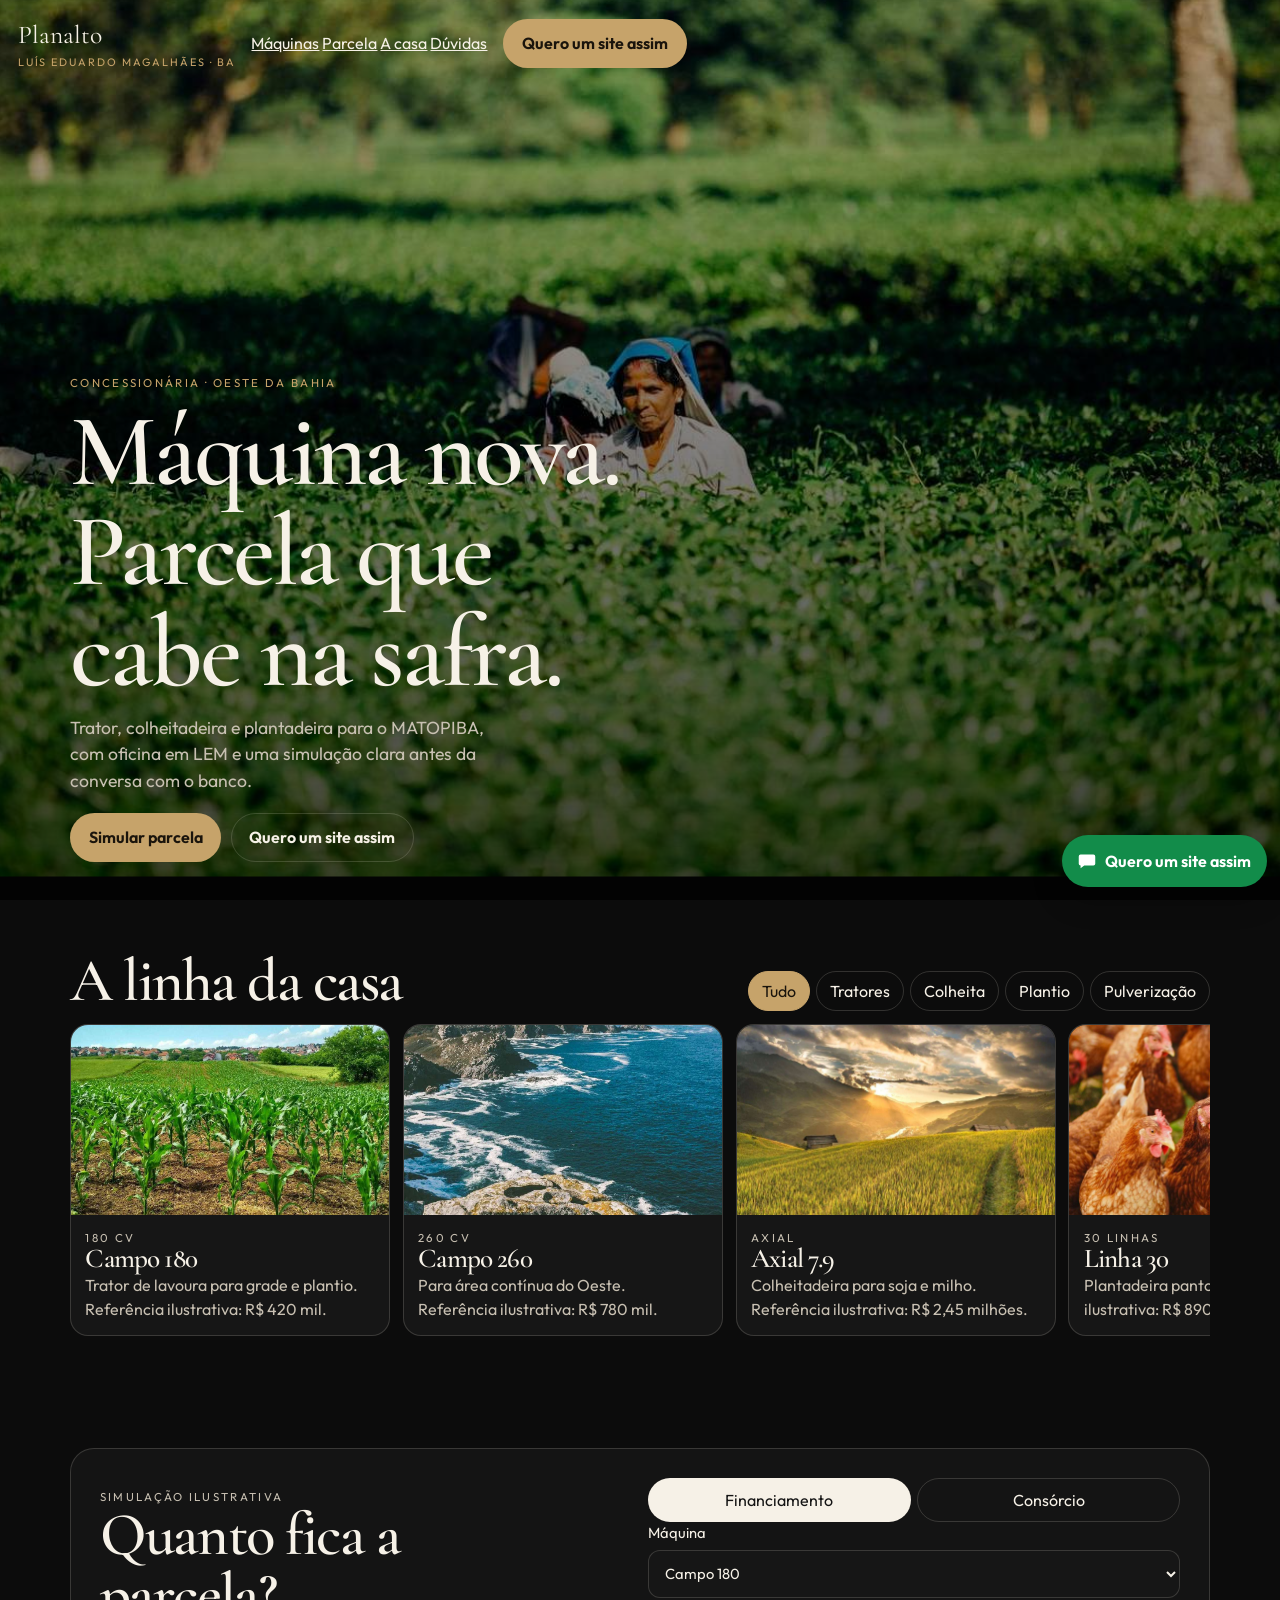
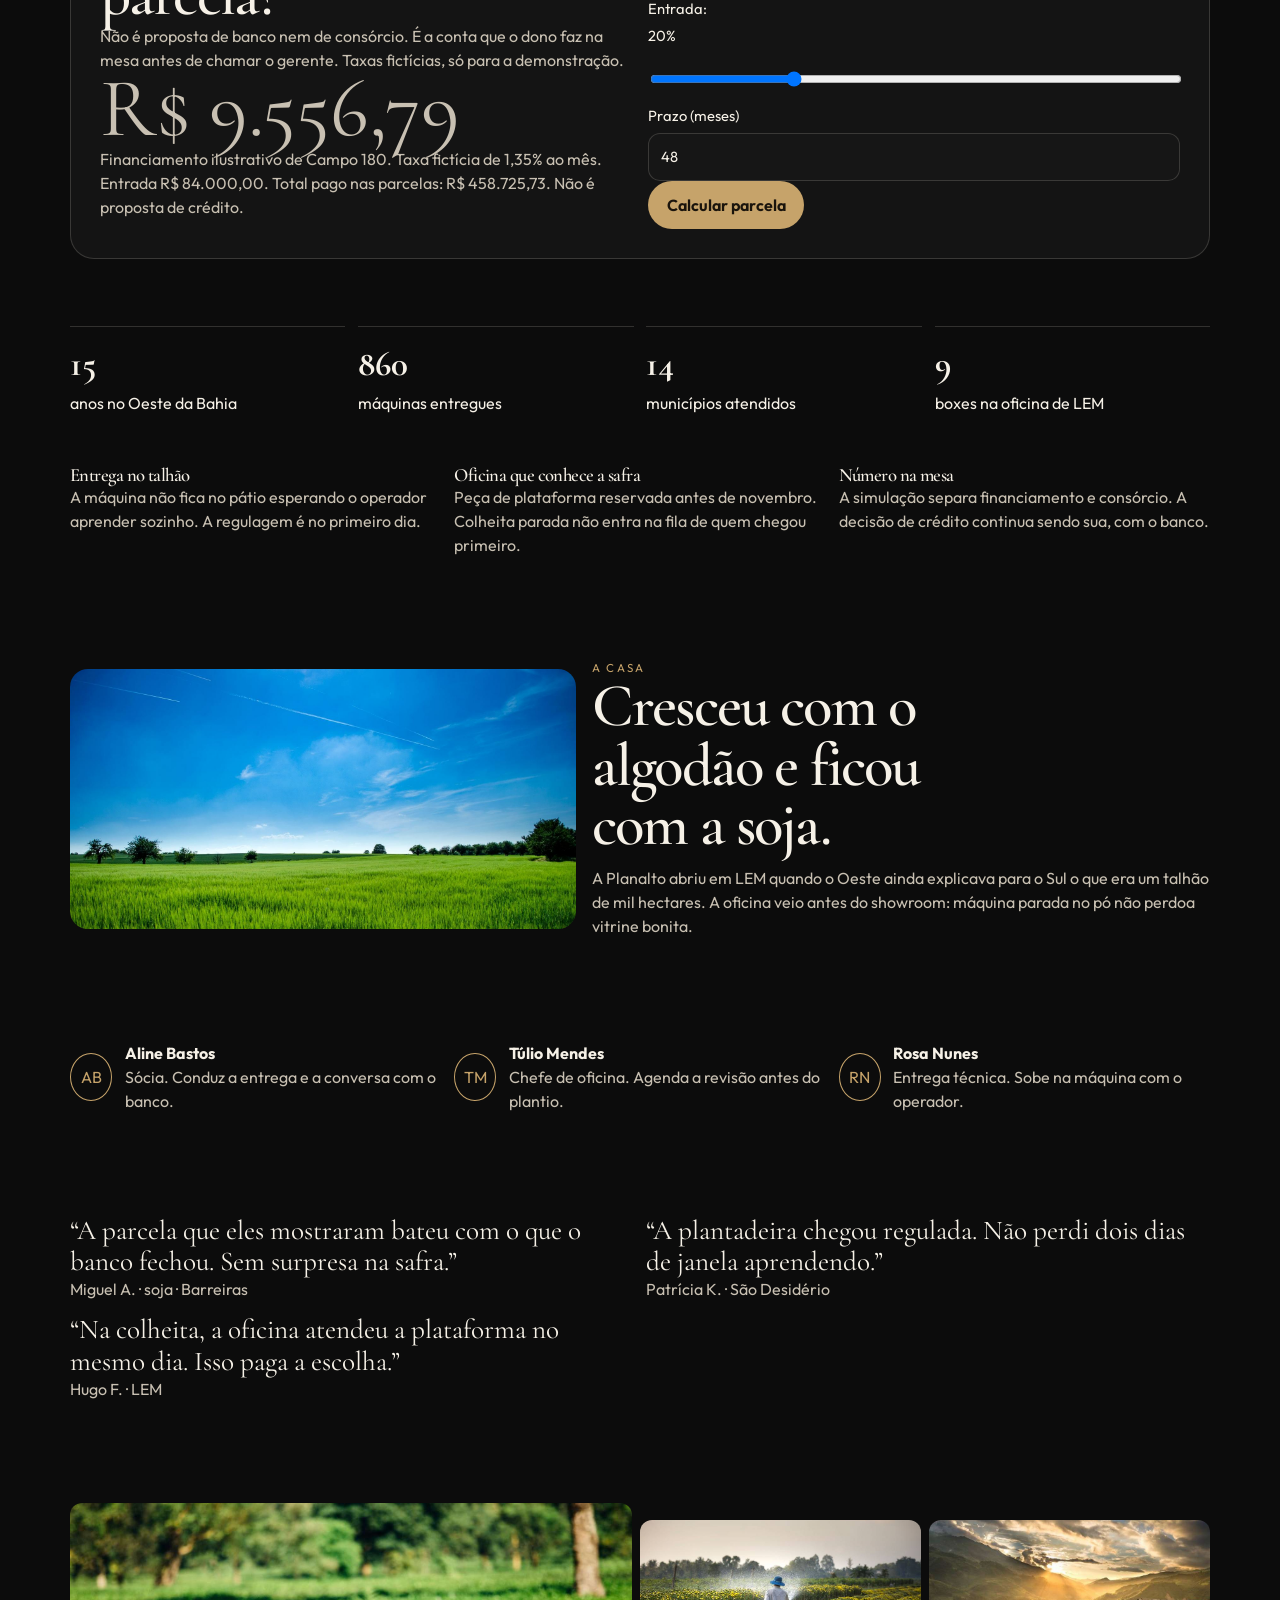
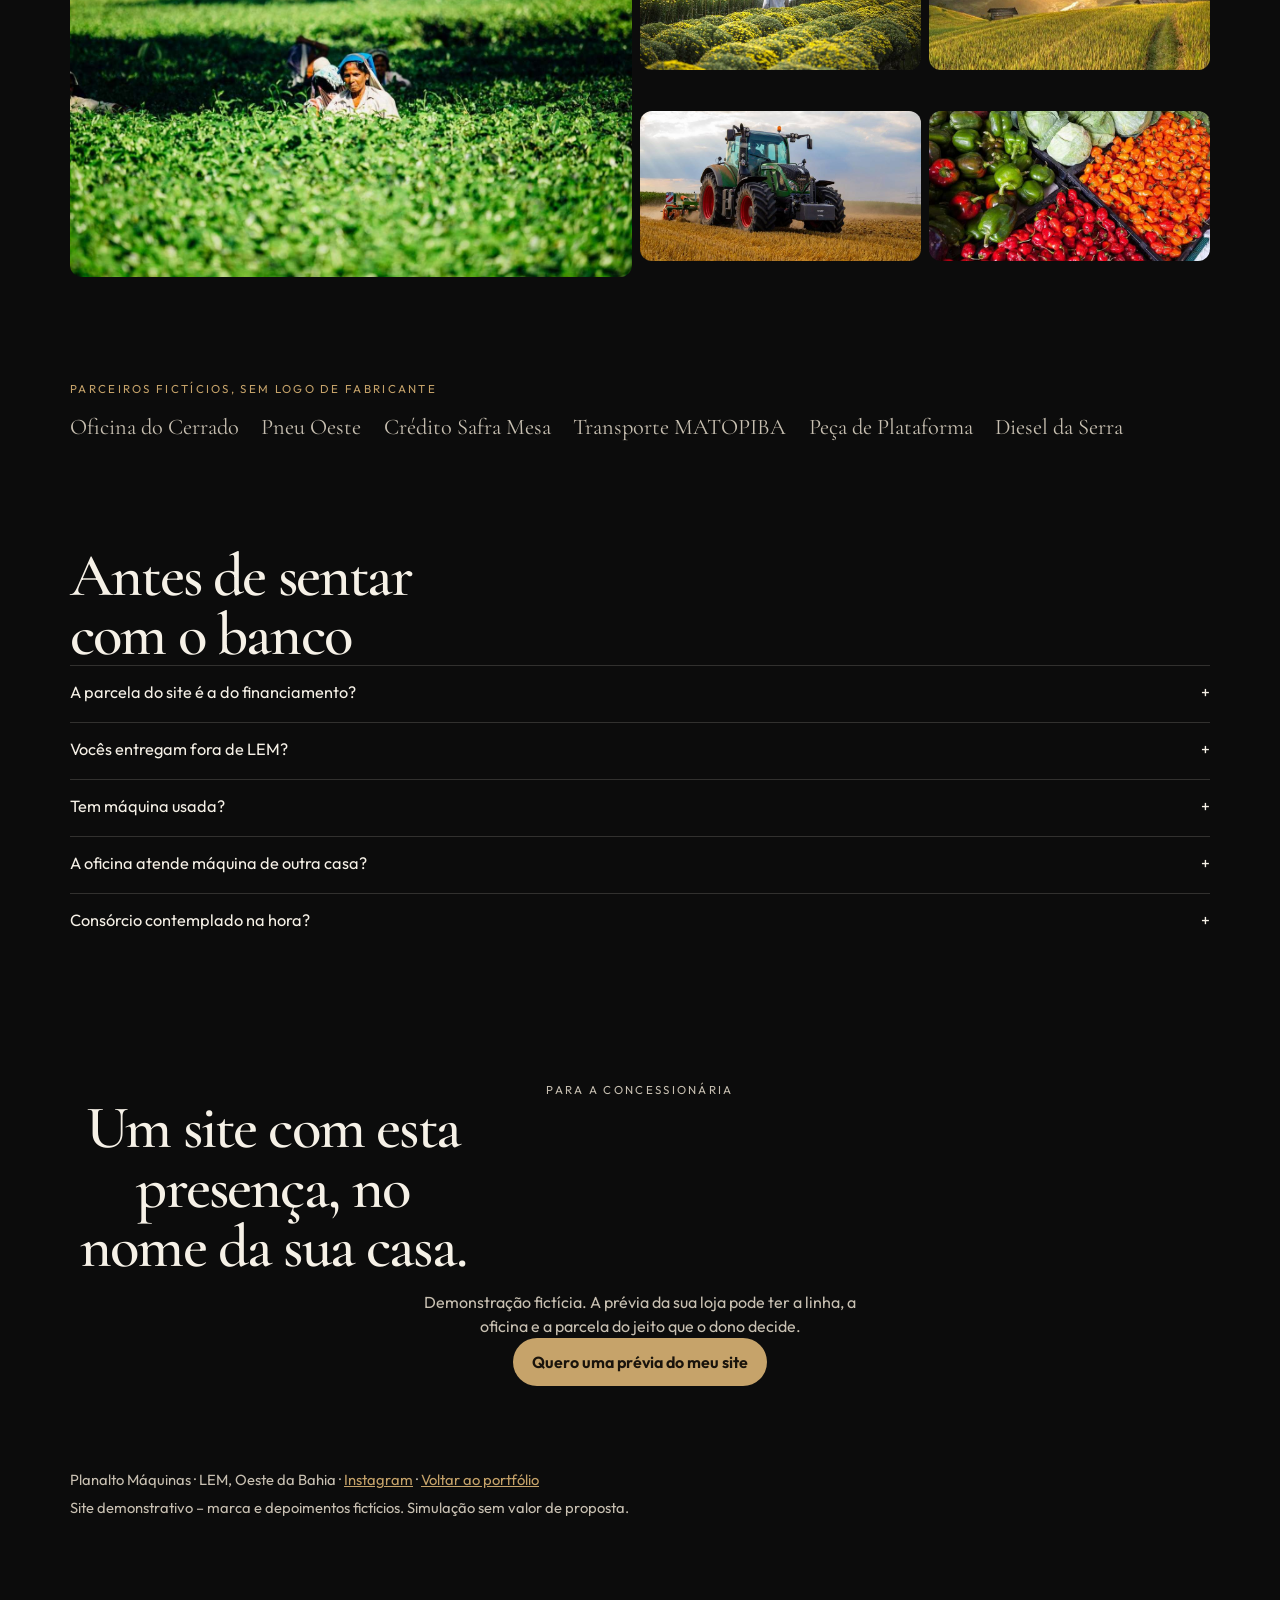
<file: demos/planalto-maquinas/index.html>
<!DOCTYPE html>
<html lang="pt-BR">
<head>
  <meta charset="utf-8">
  <meta name="viewport" content="width=device-width, initial-scale=1">
  <title>Planalto Máquinas · Luís Eduardo Magalhães</title>
  <meta name="description" content="Concessionária de máquinas no Oeste da Bahia. Simulador ilustrativo de financiamento e consórcio. Site demonstrativo.">
  <meta name="theme-color" content="#0c0c0c">
  <link rel="icon" href="../../assets/favicon.svg" type="image/svg+xml">
  <meta property="og:title" content="Planalto Máquinas · LEM">
  <meta property="og:description" content="Máquina nova no Oeste da Bahia, com parcela que cabe na safra.">
  <meta property="og:image" content="https://marcos4213.github.io/portfolio-agro/assets/og/planalto.jpg">
  <link rel="preconnect" href="https://fonts.googleapis.com">
  <link rel="preconnect" href="https://fonts.gstatic.com" crossorigin>
  <link href="https://fonts.googleapis.com/css2?family=Cormorant+Garamond:wght@560;650&family=Outfit:wght@400;500;600&display=swap" rel="stylesheet">
  <link rel="stylesheet" href="../../assets/css/chrome.css">
  <link rel="stylesheet" href="planalto.css">
</head>
<body>
  <a class="skip" href="#conteudo">Ir para o conteúdo</a>
  <header class="top" data-header>
    <a class="brand" href="#topo">Planalto<span>Luís Eduardo Magalhães · BA</span></a>
    <button class="nav-toggle" type="button" data-nav-toggle aria-expanded="false" aria-controls="menu">Menu</button>
    <nav id="menu" data-nav>
      <a href="#catalogo">Máquinas</a>
      <a href="#ferramenta">Parcela</a>
      <a href="#sobre">A casa</a>
      <a href="#faq">Dúvidas</a>
    </nav>
    <a class="btn" data-wa="Olá, Marcos. Vi a demonstração da Planalto Máquinas e quero uma prévia assim para a minha concessionária.">Quero um site assim</a>
  </header>
  <main id="conteudo">
    <section class="hero" id="topo">
      <img src="../../assets/img/tractor-sunset.jpg" width="1280" height="852" alt="Trator em lavoura no fim da tarde" fetchpriority="high" decoding="async" data-parallax="-0.08">
      <div class="veil"></div>
      <div class="wrap">
        <p class="kicker">Concessionária · Oeste da Bahia</p>
        <h1>Máquina nova. Parcela que cabe na safra.</h1>
        <p class="sub">Trator, colheitadeira e plantadeira para o MATOPIBA, com oficina em LEM e uma simulação clara antes da conversa com o banco.</p>
        <div class="actions">
          <a class="btn" href="#ferramenta">Simular parcela</a>
          <a class="btn ghost" data-wa="Olá, Marcos. Vi a demonstração da Planalto Máquinas e quero uma prévia assim para a minha concessionária.">Quero um site assim</a>
        </div>
      </div>
    </section>

    <section class="band" id="catalogo">
      <div class="wrap">
        <div class="rail-head">
          <h2>A linha da casa</h2>
          <div class="filters" role="toolbar" aria-label="Filtrar máquinas">
            <button type="button" data-filter="all">Tudo</button>
            <button type="button" data-filter="trator">Tratores</button>
            <button type="button" data-filter="colheita">Colheita</button>
            <button type="button" data-filter="plantio">Plantio</button>
            <button type="button" data-filter="pulverizacao">Pulverização</button>
          </div>
        </div>
        <div class="rail" data-catalog>
          <article class="pcard" data-item data-cat="trator" data-cultura="geral" data-title="Campo 180" data-wa-msg="Olá, Marcos. Quero um site de máquinas com simulador de parcela, nesta linha.">
            <img src="../../assets/img/tractor.jpg" alt="Trator em campo" width="1100" height="617" loading="lazy">
            <div><p class="kicker">180 cv</p><h3>Campo 180</h3><p>Trator de lavoura para grade e plantio. Referência ilustrativa: R$ 420 mil.</p></div>
            <template><p>O trator que puxa a grade e a plantadeira de 30 linhas sem pedir socorro no fim do dia.</p><dl><div><dt>Potência</dt><dd>180 cv</dd></div><div><dt>Uso</dt><dd>Preparo e plantio</dd></div><div><dt>Valor ilustrativo</dt><dd>R$ 420.000</dd></div><div><dt>Oficina</dt><dd>Revisão de entrega em LEM</dd></div></dl></template>
          </article>
          <article class="pcard" data-item data-cat="trator" data-cultura="geral" data-title="Campo 260" data-wa-msg="Olá, Marcos. Quero um site de máquinas com simulador de parcela, nesta linha.">
            <img src="../../assets/img/tractor-work.jpg" alt="Trator de grande porte no campo" width="1100" height="1655" loading="lazy">
            <div><p class="kicker">260 cv</p><h3>Campo 260</h3><p>Para área contínua do Oeste. Referência ilustrativa: R$ 780 mil.</p></div>
            <template><p>Quando o talhão é longo e a janela é curta, a potência deixa de ser vaidade.</p><dl><div><dt>Potência</dt><dd>260 cv</dd></div><div><dt>Uso</dt><dd>Plantio e transbordo pesado</dd></div><div><dt>Valor ilustrativo</dt><dd>R$ 780.000</dd></div><div><dt>Oficina</dt><dd>Entrega com checklist de 40 itens</dd></div></dl></template>
          </article>
          <article class="pcard" data-item data-cat="colheita" data-cultura="soja milho" data-title="Axial 7.9" data-wa-msg="Olá, Marcos. Quero um site de máquinas com simulador de parcela, nesta linha.">
            <img src="../../assets/img/harvest.jpg" alt="Colheita em lavoura dourada" width="1280" height="853" loading="lazy">
            <div><p class="kicker">Axial</p><h3>Axial 7.9</h3><p>Colheitadeira para soja e milho. Referência ilustrativa: R$ 2,45 milhões.</p></div>
            <template><p>Máquina de colheita para quem não pode parar por peça miúda no meio do talhão. A oficina de LEM guarda o kit de plataforma.</p><dl><div><dt>Culturas</dt><dd>Soja e milho</dd></div><div><dt>Plataforma</dt><dd>Até 40 pés, draper à parte</dd></div><div><dt>Valor ilustrativo</dt><dd>R$ 2.450.000</dd></div><div><dt>Suporte</dt><dd>Técnico de safra na região</dd></div></dl></template>
          </article>
          <article class="pcard" data-item data-cat="plantio" data-cultura="soja milho" data-title="Linha 30" data-wa-msg="Olá, Marcos. Quero um site de máquinas com simulador de parcela, nesta linha.">
            <img src="../../assets/img/aerial-rows.jpg" alt="Linhas de plantio vistas de cima" width="1280" height="852" loading="lazy">
            <div><p class="kicker">30 linhas</p><h3>Linha 30</h3><p>Plantadeira pantográfica. Referência ilustrativa: R$ 890 mil.</p></div>
            <template><p>Copia o terreno do Oeste sem enterrar semente demais no baixo. Dosador conferido na entrega.</p><dl><div><dt>Linhas</dt><dd>30</dd></div><div><dt>Culturas</dt><dd>Soja e milho</dd></div><div><dt>Valor ilustrativo</dt><dd>R$ 890.000</dd></div><div><dt>Entrega</dt><dd>Regulagem no primeiro talhão, com o operador</dd></div></dl></template>
          </article>
          <article class="pcard" data-item data-cat="pulverizacao" data-cultura="soja milho algodao" data-title="Barra 30" data-wa-msg="Olá, Marcos. Quero um site de máquinas com simulador de parcela, nesta linha.">
            <img src="../../assets/img/sprayer.jpg" alt="Pulverizador em lavoura" width="1400" height="933" loading="lazy">
            <div><p class="kicker">3.000 L</p><h3>Barra 30</h3><p>Autopropelido. Referência ilustrativa: R$ 1,35 milhão.</p></div>
            <template><p>Para a janela de fungicida do algodão e da soja, quando o pulverizador de arrasto não dá conta do relógio.</p><dl><div><dt>Tanque</dt><dd>3.000 litros</dd></div><div><dt>Barra</dt><dd>30 metros</dd></div><div><dt>Valor ilustrativo</dt><dd>R$ 1.350.000</dd></div><div><dt>Treino</dt><dd>Operador treinado na entrega</dd></div></dl></template>
          </article>
          <article class="pcard" data-item data-cat="colheita" data-cultura="soja" data-title="Draper 40" data-wa-msg="Olá, Marcos. Quero um site de máquinas com simulador de parcela, nesta linha.">
            <img src="../../assets/img/soy-field.jpg" alt="Lavoura de soja" width="1280" height="852" loading="lazy">
            <div><p class="kicker">40 pés</p><h3>Draper 40</h3><p>Plataforma de soja. Referência ilustrativa: R$ 620 mil.</p></div>
            <template><p>Plataforma draper para soja de porte baixo no fim da tarde, quando a perda na plataforma aparece na planilha.</p><dl><div><dt>Largura</dt><dd>40 pés</dd></div><div><dt>Cultura</dt><dd>Soja</dd></div><div><dt>Valor ilustrativo</dt><dd>R$ 620.000</dd></div><div><dt>Acoplamento</dt><dd>Conferido na Axial 7.9 da casa</dd></div></dl></template>
          </article>
        </div>
        <p data-catalog-empty hidden>Nenhuma máquina neste filtro.</p>
      </div>
    </section>

    <section class="band" id="ferramenta">
      <div class="wrap sim">
        <div>
          <p class="kicker">Simulação ilustrativa</p>
          <h2>Quanto fica a parcela?</h2>
          <p>Não é proposta de banco nem de consórcio. É a conta que o dono faz na mesa antes de chamar o gerente. Taxas fictícias, só para a demonstração.</p>
          <p class="parcela" id="parcela">—</p>
          <p id="parcela-det">Escolha a máquina e calcule.</p>
        </div>
        <form id="fin-form">
          <div class="modes" role="group" aria-label="Modalidade">
            <button type="button" id="modo-fin" aria-pressed="true">Financiamento</button>
            <button type="button" id="modo-con" aria-pressed="false">Consórcio</button>
          </div>
          <label class="field">Máquina
            <select id="bem"></select>
          </label>
          <label class="field">Entrada: <span id="ent-label">20%</span>
            <input id="entrada" type="range" min="10" max="50" value="20">
          </label>
          <label class="field">Prazo (meses)
            <input id="prazo" type="number" min="12" max="60" step="6" value="48">
          </label>
          <button class="btn" type="submit">Calcular parcela</button>
        </form>
      </div>
    </section>

    <section class="wrap stats" id="numeros">
      <article><strong>15</strong><span>anos no Oeste da Bahia</span></article>
      <article><strong>860</strong><span>máquinas entregues</span></article>
      <article><strong>14</strong><span>municípios atendidos</span></article>
      <article><strong>9</strong><span>boxes na oficina de LEM</span></article>
    </section>

    <section class="band" id="diferenciais">
      <div class="wrap grid-3">
        <article class="diff reveal"><h3>Entrega no talhão</h3><p>A máquina não fica no pátio esperando o operador aprender sozinho. A regulagem é no primeiro dia.</p></article>
        <article class="diff reveal"><h3>Oficina que conhece a safra</h3><p>Peça de plataforma reservada antes de novembro. Colheita parada não entra na fila de quem chegou primeiro.</p></article>
        <article class="diff reveal"><h3>Número na mesa</h3><p>A simulação separa financiamento e consórcio. A decisão de crédito continua sendo sua, com o banco.</p></article>
      </div>
    </section>

    <section class="band" id="sobre">
      <div class="wrap story">
        <img src="../../assets/img/landscape.jpg" width="1600" height="843" alt="Paisagem de lavoura e céu aberto" loading="lazy">
        <div>
          <p class="kicker">A casa</p>
          <h2>Cresceu com o algodão e ficou com a soja.</h2>
          <p style="color:var(--muted);margin-top:.7rem">A Planalto abriu em LEM quando o Oeste ainda explicava para o Sul o que era um talhão de mil hectares. A oficina veio antes do showroom: máquina parada no pó não perdoa vitrine bonita.</p>
        </div>
      </div>
    </section>

    <section class="band" id="equipe">
      <div class="wrap people">
        <article class="person"><span class="mono">AB</span><div><strong>Aline Bastos</strong><p>Sócia. Conduz a entrega e a conversa com o banco.</p></div></article>
        <article class="person"><span class="mono">TM</span><div><strong>Túlio Mendes</strong><p>Chefe de oficina. Agenda a revisão antes do plantio.</p></div></article>
        <article class="person"><span class="mono">RN</span><div><strong>Rosa Nunes</strong><p>Entrega técnica. Sobe na máquina com o operador.</p></div></article>
      </div>
    </section>

    <section class="band" id="depoimentos">
      <div class="wrap quotes">
        <figure class="quote"><blockquote>“A parcela que eles mostraram bateu com o que o banco fechou. Sem surpresa na safra.”</blockquote><figcaption>Miguel A. · soja · Barreiras</figcaption></figure>
        <figure class="quote"><blockquote>“A plantadeira chegou regulada. Não perdi dois dias de janela aprendendo.”</blockquote><figcaption>Patrícia K. · São Desidério</figcaption></figure>
        <figure class="quote"><blockquote>“Na colheita, a oficina atendeu a plataforma no mesmo dia. Isso paga a escolha.”</blockquote><figcaption>Hugo F. · LEM</figcaption></figure>
      </div>
    </section>

    <section class="band" id="galeria">
      <div class="wrap shots">
        <button type="button" data-lightbox-src="../../assets/img/tractor-sunset.jpg" data-lightbox-alt="Trator no fim da tarde"><img src="../../assets/img/tractor-sunset.jpg" alt="Trator no fim da tarde" loading="lazy"></button>
        <button type="button" data-lightbox-src="../../assets/img/aerial-green.jpg" data-lightbox-alt="Lavoura vista de cima"><img src="../../assets/img/aerial-green-sm.jpg" alt="Lavoura vista de cima" loading="lazy"></button>
        <button type="button" data-lightbox-src="../../assets/img/harvest.jpg" data-lightbox-alt="Colheita"><img src="../../assets/img/harvest-sm.jpg" alt="Colheita" loading="lazy"></button>
        <button type="button" data-lightbox-src="../../assets/img/farmer.jpg" data-lightbox-alt="Pessoa na lavoura"><img src="../../assets/img/farmer-sm.jpg" alt="Pessoa na lavoura" loading="lazy"></button>
        <button type="button" data-lightbox-src="../../assets/img/green-field.jpg" data-lightbox-alt="Campo verde"><img src="../../assets/img/green-field-sm.jpg" alt="Campo verde" loading="lazy"></button>
      </div>
    </section>

    <section class="band" id="parceiros">
      <div class="wrap">
        <p class="kicker">Parceiros fictícios, sem logo de fabricante</p>
        <ul class="marks"><li>Oficina do Cerrado</li><li>Pneu Oeste</li><li>Crédito Safra Mesa</li><li>Transporte MATOPIBA</li><li>Peça de Plataforma</li><li>Diesel da Serra</li></ul>
      </div>
    </section>

    <section class="band" id="faq">
      <div class="wrap">
        <h2>Antes de sentar com o banco</h2>
        <div class="faq-item" data-faq><button type="button" aria-expanded="false">A parcela do site é a do financiamento?<span>+</span></button><div data-faq-panel>Não. A taxa de 1,35% ao mês é ilustrativa, só para você ver a ordem de grandeza. O banco e a administradora é que fecham o número.</div></div>
        <div class="faq-item" data-faq><button type="button" aria-expanded="false">Vocês entregam fora de LEM?<span>+</span></button><div data-faq-panel>Sim, nos 14 municípios da rota: Barreiras, São Desidério, Correntina, Formosa do Rio Preto e vizinhos. O frete entra na conversa, não no simulador.</div></div>
        <div class="faq-item" data-faq><button type="button" aria-expanded="false">Tem máquina usada?<span>+</span></button><div data-faq-panel>Tem, quando entra de troca. Não fica nesta vitrine para não misturar com a linha nova. Peça no WhatsApp.</div></div>
        <div class="faq-item" data-faq><button type="button" aria-expanded="false">A oficina atende máquina de outra casa?<span>+</span></button><div data-faq-panel>Atende revisão e plataforma, com hora marcada na safra. Prioridade para quem comprou aqui.</div></div>
        <div class="faq-item" data-faq><button type="button" aria-expanded="false">Consórcio contemplado na hora?<span>+</span></button><div data-faq-panel>A simulação não contempla. Ela só mostra a parcela de um consórcio ilustrativo, sem lance e sem fundo além do que está escrito na conta.</div></div>
      </div>
    </section>

    <section class="band" id="contato">
      <div class="wrap cta">
        <p class="kicker">Para a concessionária</p>
        <h2>Um site com esta presença, no nome da sua casa.</h2>
        <p>Demonstração fictícia. A prévia da sua loja pode ter a linha, a oficina e a parcela do jeito que o dono decide.</p>
        <a class="btn" data-wa="Olá, Marcos. Vi a demonstração da Planalto Máquinas e quero uma prévia do site da minha concessionária. Podemos marcar uma conversa por vídeo.">Quero uma prévia do meu site</a>
      </div>
    </section>
  </main>
  <footer class="foot wrap">
    <div>Planalto Máquinas · LEM, Oeste da Bahia · <a href="https://instagram.com/planalto.maquinas" target="_blank" rel="noopener noreferrer">Instagram</a> · <a href="../../index.html">Voltar ao portfólio</a></div>
    <div>Site demonstrativo – marca e depoimentos fictícios. Simulação sem valor de proposta.</div>
  </footer>
  <a class="wa-float" data-wa="Olá, Marcos. Vi a demonstração da Planalto Máquinas e quero uma prévia assim para a minha concessionária." aria-label="Pedir uma prévia pelo WhatsApp"><svg viewBox="0 0 24 24" aria-hidden="true"><path d="M5 5h14a2 2 0 0 1 2 2v8a2 2 0 0 1-2 2H9l-4 3v-3H5a2 2 0 0 1-2-2V7a2 2 0 0 1 2-2z"/></svg>Quero um site assim</a>
  <div class="modal" data-modal hidden><div class="modal-card" role="dialog" aria-modal="true" aria-labelledby="mt"><header><h2 id="mt" data-modal-title></h2><button class="modal-x" type="button" data-modal-close aria-label="Fechar">×</button></header><div class="sheet" data-modal-body></div><a class="btn" data-modal-wa href="#">Quero um site assim</a></div></div>
  <div class="lightbox" data-lightbox hidden><button type="button" data-lightbox-close aria-label="Fechar foto">×</button><img alt=""></div>
  <script src="../../config.js"></script>
  <script src="../../assets/js/demo.js"></script>
  <script>
    (function () {
      var bens = [
        { nome: "Campo 180", valor: 420000 },
        { nome: "Campo 260", valor: 780000 },
        { nome: "Axial 7.9", valor: 2450000 },
        { nome: "Linha 30", valor: 890000 },
        { nome: "Barra 30", valor: 1350000 },
        { nome: "Draper 40", valor: 620000 }
      ];
      var sel = document.getElementById("bem");
      bens.forEach(function (b, i) {
        var o = document.createElement("option");
        o.value = String(i);
        o.textContent = b.nome;
        sel.appendChild(o);
      });
      var modo = "fin";
      var brl = new Intl.NumberFormat("pt-BR", { style: "currency", currency: "BRL" });
      document.getElementById("modo-fin").addEventListener("click", function () { modo = "fin"; this.setAttribute("aria-pressed", "true"); document.getElementById("modo-con").setAttribute("aria-pressed", "false"); });
      document.getElementById("modo-con").addEventListener("click", function () { modo = "con"; this.setAttribute("aria-pressed", "true"); document.getElementById("modo-fin").setAttribute("aria-pressed", "false"); });
      var entrada = document.getElementById("entrada");
      entrada.addEventListener("input", function () { document.getElementById("ent-label").textContent = entrada.value + "%"; });
      document.getElementById("fin-form").addEventListener("submit", function (e) {
        e.preventDefault();
        var bem = bens[Number(sel.value)];
        var ent = Number(entrada.value) / 100;
        var n = Math.max(12, Math.min(60, Number(document.getElementById("prazo").value) || 48));
        var pv = bem.valor * (1 - ent);
        var parcela, texto;
        if (modo === "fin") {
          var i = 0.0135;
          parcela = pv * i * Math.pow(1 + i, n) / (Math.pow(1 + i, n) - 1);
          texto = "Financiamento ilustrativo de " + bem.nome + ". Taxa fictícia de 1,35% ao mês. Entrada " + brl.format(bem.valor * ent) + ". Total pago nas parcelas: " + brl.format(parcela * n) + ". Não é proposta de crédito.";
        } else {
          var admin = 0.0012;
          var fundo = 0.01;
          var total = pv * (1 + admin * n + fundo);
          parcela = total / n;
          texto = "Consórcio ilustrativo de " + bem.nome + ". Taxa de administração fictícia de 0,12% ao mês e fundo de 1%. Sem lance e sem contemplação. Não é proposta.";
        }
        document.getElementById("parcela").textContent = brl.format(parcela);
        document.getElementById("parcela-det").textContent = texto;
      });
      document.getElementById("fin-form").requestSubmit();
    })();
  </script>
</body>
</html>
</file>
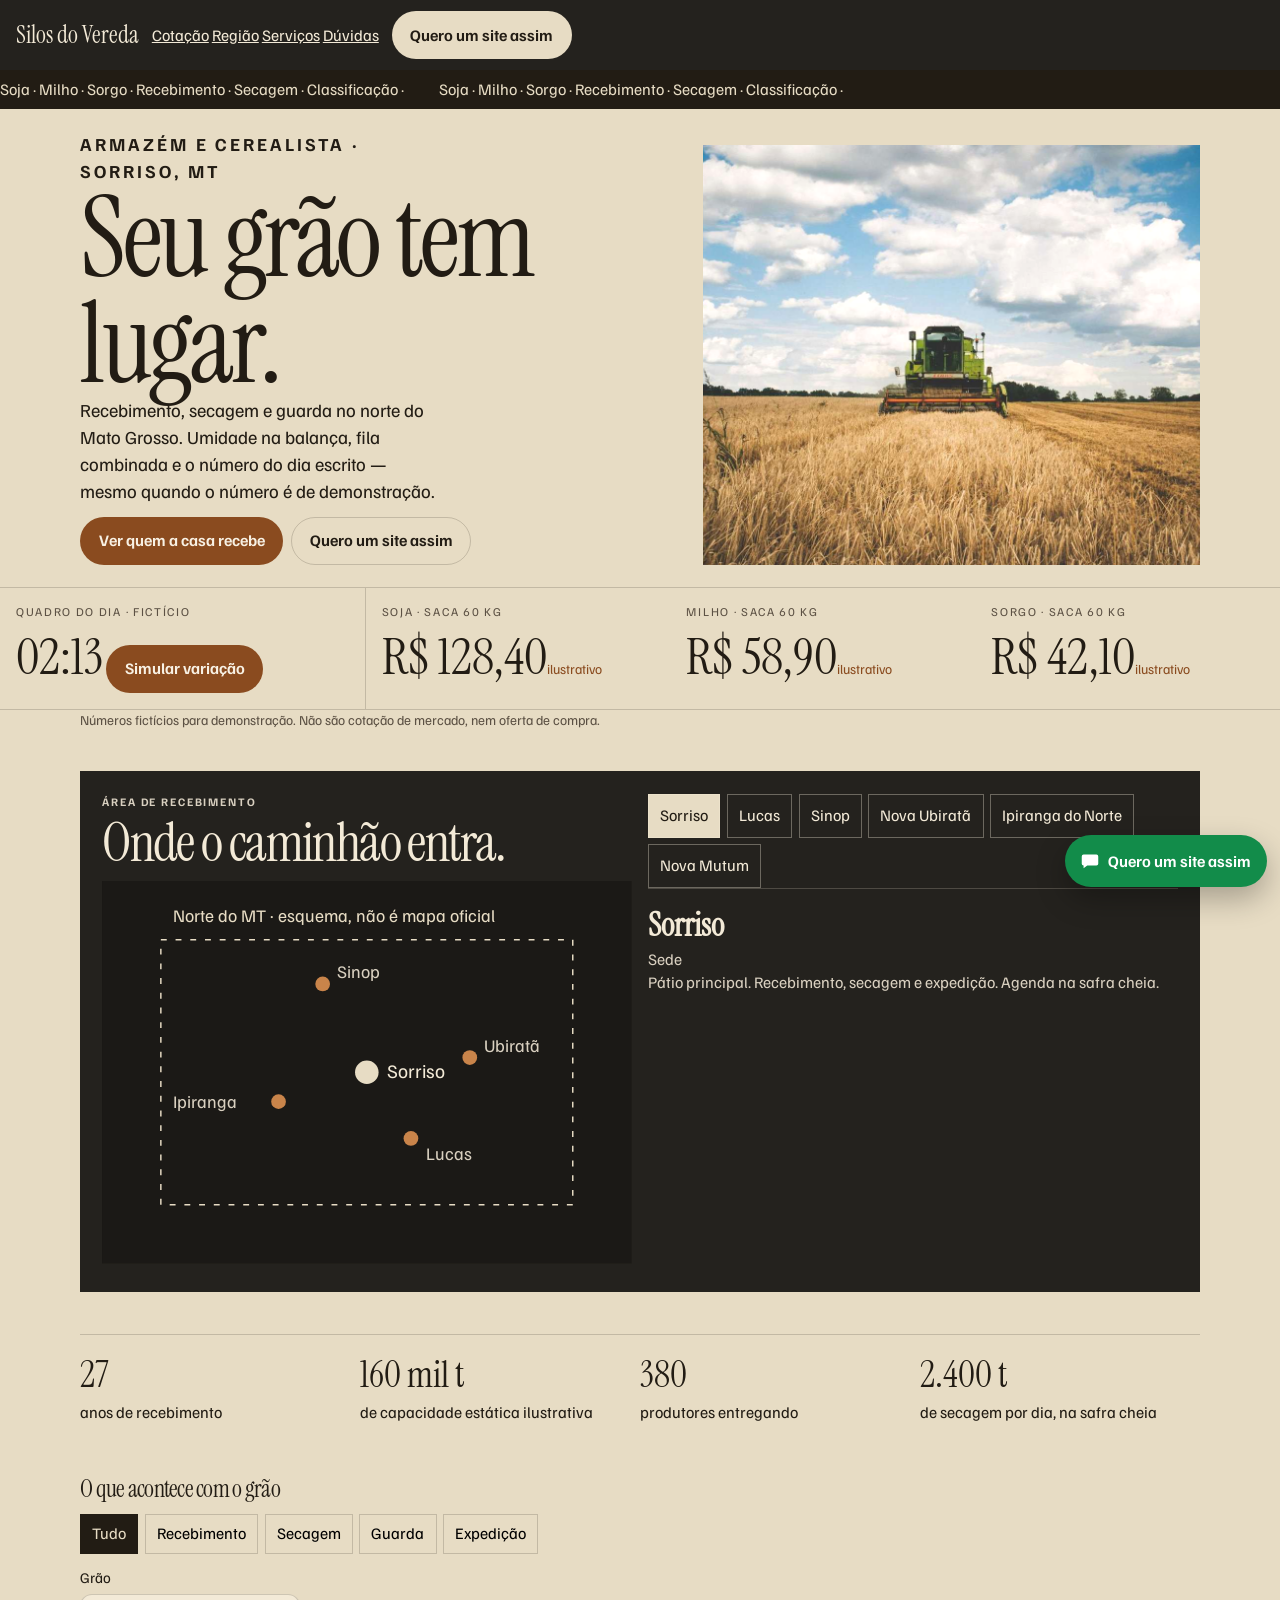
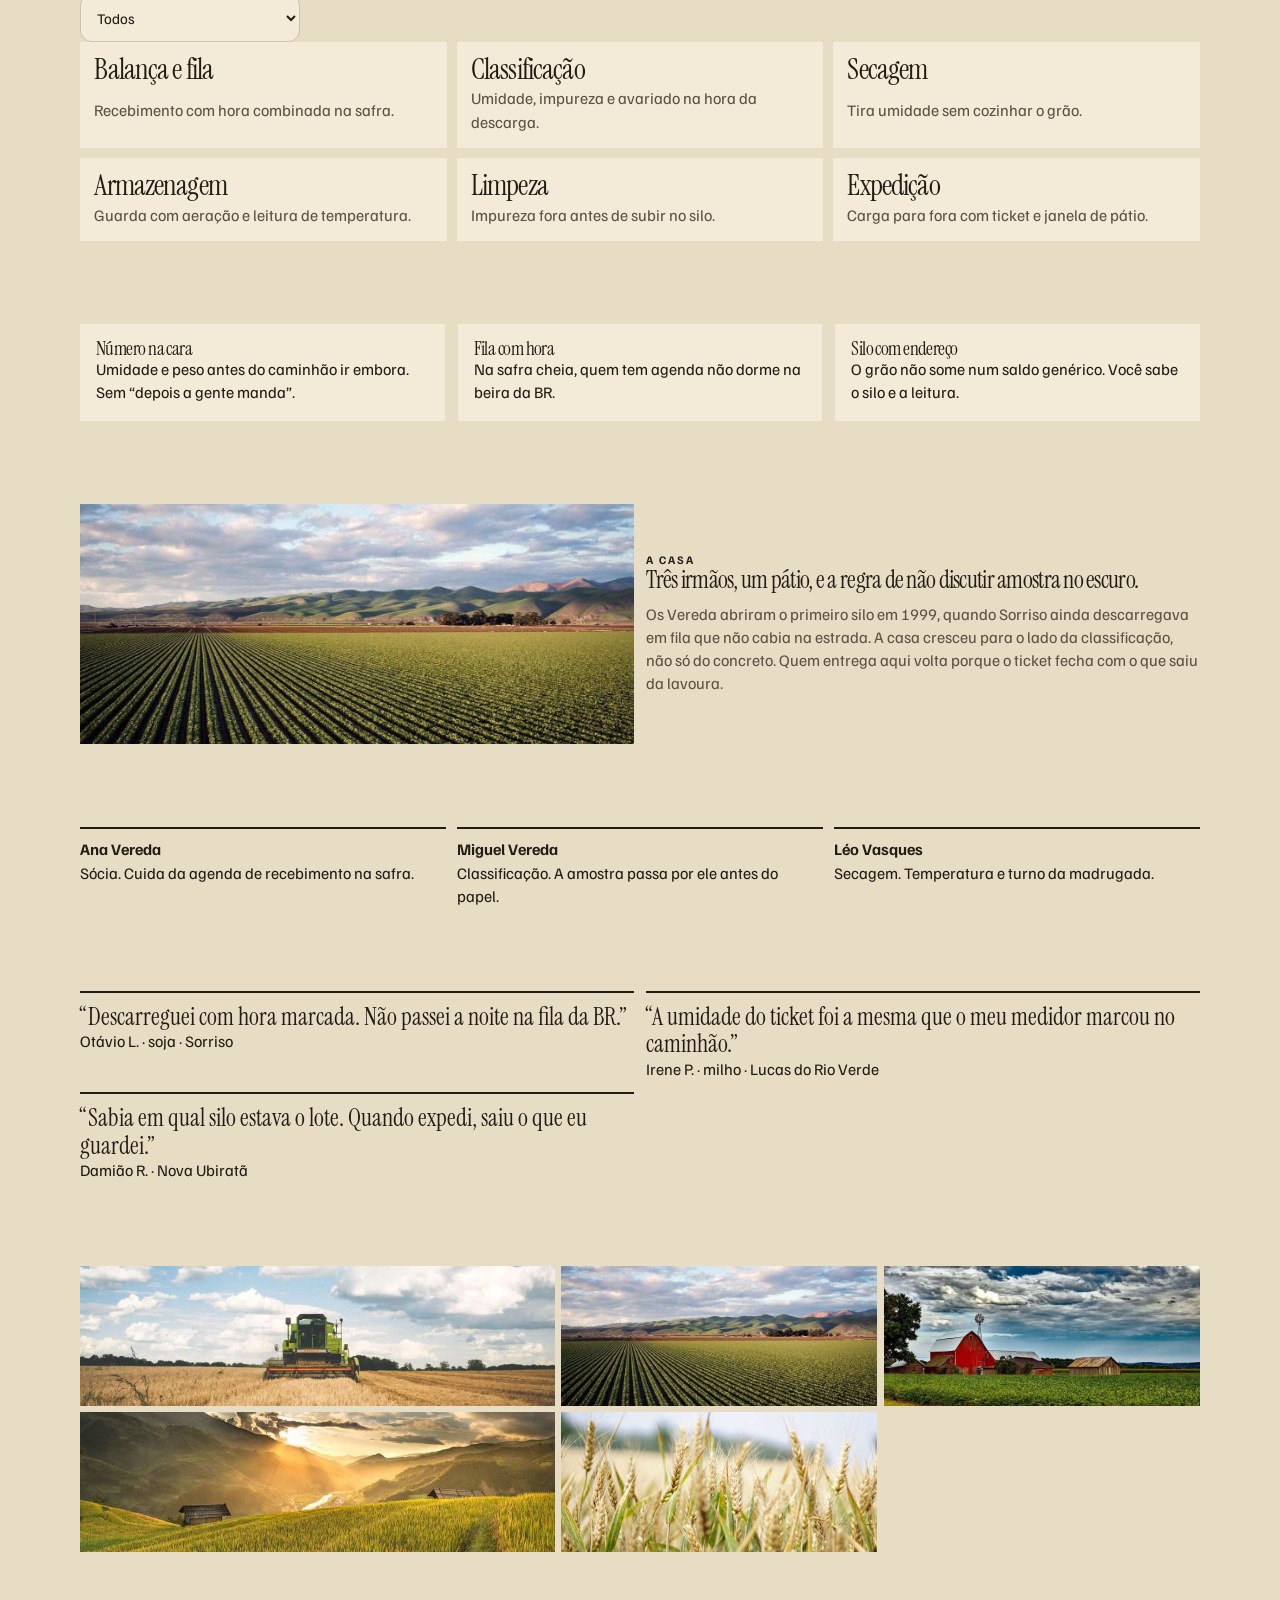
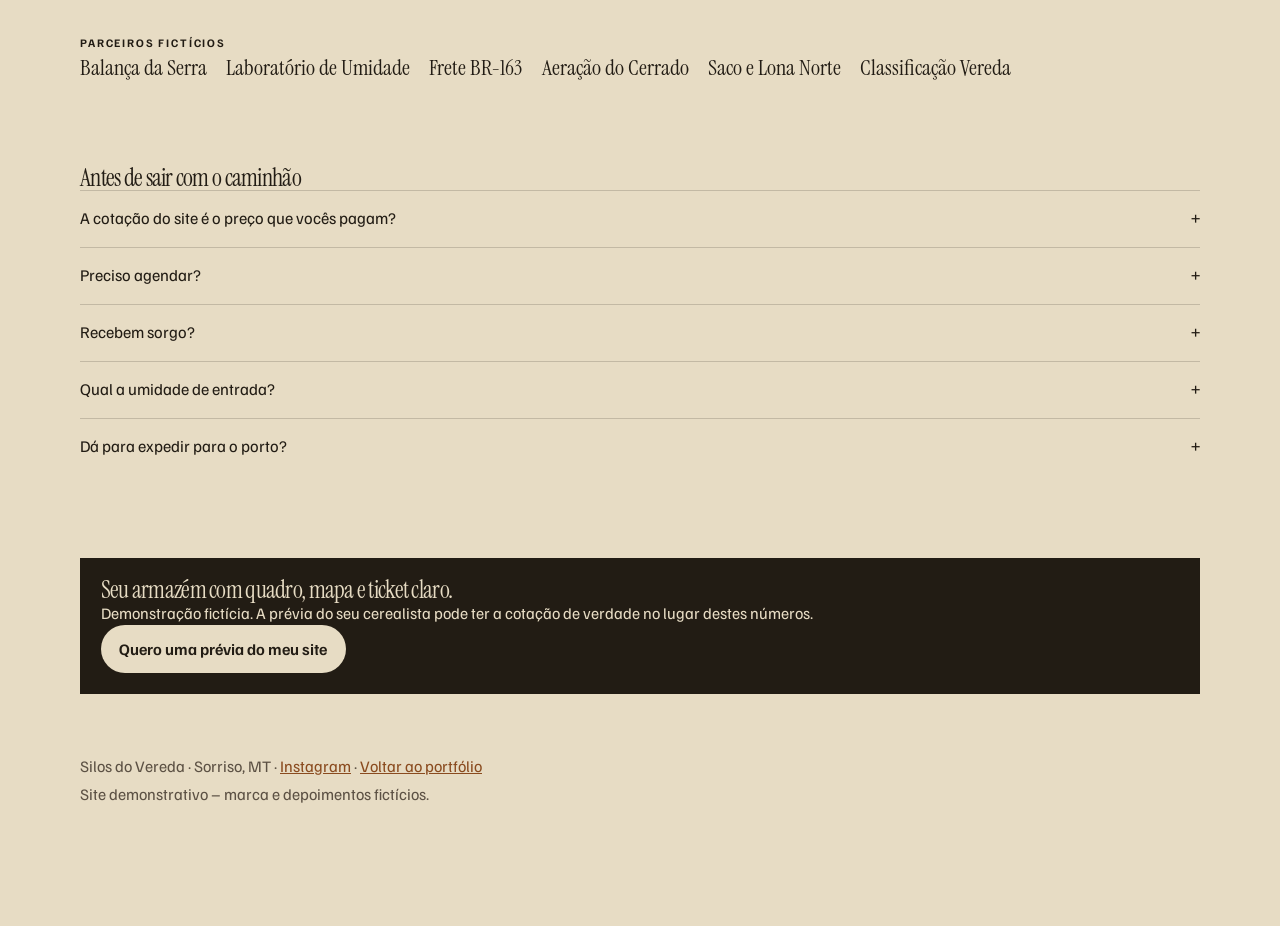
<file: demos/silos-vereda/index.html>
<!DOCTYPE html>
<html lang="pt-BR">
<head>
  <meta charset="utf-8">
  <meta name="viewport" content="width=device-width, initial-scale=1">
  <title>Silos do Vereda · Sorriso, MT</title>
  <meta name="description" content="Armazém e cerealista em Sorriso. Cotação ilustrativa e mapa de recebimento. Site demonstrativo.">
  <meta name="theme-color" content="#24221e">
  <link rel="icon" href="../../assets/favicon.svg" type="image/svg+xml">
  <meta property="og:title" content="Silos do Vereda · Sorriso">
  <meta property="og:description" content="Seu grão guardado, classificado e com número na hora.">
  <meta property="og:image" content="https://marcos4213.github.io/portfolio-agro/assets/og/silos.jpg">
  <link rel="preconnect" href="https://fonts.googleapis.com">
  <link rel="preconnect" href="https://fonts.gstatic.com" crossorigin>
  <link href="https://fonts.googleapis.com/css2?family=Familjen+Grotesk:wght@500;700&family=Instrument+Serif&display=swap" rel="stylesheet">
  <link rel="stylesheet" href="../../assets/css/chrome.css">
  <link rel="stylesheet" href="silos.css">
</head>
<body>
  <a class="skip" href="#conteudo">Ir para o conteúdo</a>
  <header class="top" data-header>
    <a class="brand" href="#topo">Silos do Vereda</a>
    <button class="nav-toggle" type="button" data-nav-toggle aria-expanded="false" aria-controls="menu">Menu</button>
    <nav id="menu" data-nav>
      <a href="#cotacao">Cotação</a>
      <a href="#mapa">Região</a>
      <a href="#catalogo">Serviços</a>
      <a href="#faq">Dúvidas</a>
    </nav>
    <a class="btn" data-wa="Olá, Marcos. Vi a demonstração dos Silos do Vereda e quero uma prévia assim para o meu armazém.">Quero um site assim</a>
  </header>
  <div class="ticker" aria-hidden="true"><div class="ticker-track"><span>Soja · Milho · Sorgo · Recebimento · Secagem · Classificação ·&nbsp;</span><span>Soja · Milho · Sorgo · Recebimento · Secagem · Classificação ·&nbsp;</span></div></div>
  <main id="conteudo">
    <section class="hero wrap" id="topo">
      <div>
        <p class="kicker">Armazém e cerealista · Sorriso, MT</p>
        <h1>Seu grão tem lugar.</h1>
        <p>Recebimento, secagem e guarda no norte do Mato Grosso. Umidade na balança, fila combinada e o número do dia escrito — mesmo quando o número é de demonstração.</p>
        <div class="actions">
          <a class="btn" href="#mapa">Ver quem a casa recebe</a>
          <a class="btn ghost" data-wa="Olá, Marcos. Vi a demonstração dos Silos do Vereda e quero uma prévia assim para o meu armazém.">Quero um site assim</a>
        </div>
      </div>
      <img src="../../assets/img/silo.jpg" width="1280" height="852" alt="Silos de grãos contra o céu" fetchpriority="high" decoding="async">
    </section>
    <section class="board" id="cotacao" aria-label="Cotações ilustrativas">
      <article class="quote-card">
        <span>Quadro do dia · fictício</span>
        <strong id="hora">—</strong>
        <button class="btn" type="button" id="mover">Simular variação</button>
      </article>
      <article class="quote-card"><span>Soja · saca 60 kg</span><strong id="q-soja">R$ 128,40</strong><em id="d-soja">referência</em></article>
      <article class="quote-card"><span>Milho · saca 60 kg</span><strong id="q-milho">R$ 58,90</strong><em id="d-milho">referência</em></article>
      <article class="quote-card"><span>Sorgo · saca 60 kg</span><strong id="q-sorgo">R$ 42,10</strong><em id="d-sorgo">referência</em></article>
    </section>
    <p class="disclaimer wrap">Números fictícios para demonstração. Não são cotação de mercado, nem oferta de compra.</p>

    <section class="band" id="mapa">
      <div class="wrap map-layout">
        <div>
          <p class="kicker">Área de recebimento</p>
          <h2 style="font-size:clamp(2rem,5vw,3.4rem);margin:.4rem 0 .8rem">Onde o caminhão entra.</h2>
          <svg class="mapa" viewBox="0 0 360 260" role="img" aria-label="Esquema ilustrativo da região de Sorriso">
            <rect width="360" height="260" fill="#1b1916"/>
            <path d="M40 40h280v180H40z" fill="none" stroke="#e7dcc4" stroke-dasharray="4 6"/>
            <text x="48" y="28" fill="#e7dcc4" font-size="12">Norte do MT · esquema, não é mapa oficial</text>
            <circle cx="180" cy="130" r="8" fill="#e7dcc4"/>
            <text x="194" y="134" fill="#f3ead7" font-size="13">Sorriso</text>
            <circle cx="150" cy="70" r="5" fill="#c9844a"/>
            <text x="160" y="66" fill="#d9d0c0" font-size="12">Sinop</text>
            <circle cx="210" cy="175" r="5" fill="#c9844a"/>
            <text x="220" y="190" fill="#d9d0c0" font-size="12">Lucas</text>
            <circle cx="250" cy="120" r="5" fill="#c9844a"/>
            <text x="260" y="116" fill="#d9d0c0" font-size="12">Ubiratã</text>
            <circle cx="120" cy="150" r="5" fill="#c9844a"/>
            <text x="48" y="154" fill="#d9d0c0" font-size="12">Ipiranga</text>
          </svg>
        </div>
        <div>
          <div class="pins" role="group" aria-label="Cidades de recebimento">
            <button type="button" data-city="sorriso" aria-pressed="true">Sorriso</button>
            <button type="button" data-city="lucas" aria-pressed="false">Lucas</button>
            <button type="button" data-city="sinop" aria-pressed="false">Sinop</button>
            <button type="button" data-city="ubirata" aria-pressed="false">Nova Ubiratã</button>
            <button type="button" data-city="ipiranga" aria-pressed="false">Ipiranga do Norte</button>
            <button type="button" data-city="mutum" aria-pressed="false">Nova Mutum</button>
          </div>
          <div class="pin-card" id="pin-card" aria-live="polite"></div>
        </div>
      </div>
    </section>

    <section class="wrap stats" id="numeros">
      <article><strong>27</strong><span>anos de recebimento</span></article>
      <article><strong>160 mil t</strong><span>de capacidade estática ilustrativa</span></article>
      <article><strong>380</strong><span>produtores entregando</span></article>
      <article><strong>2.400 t</strong><span>de secagem por dia, na safra cheia</span></article>
    </section>

    <section class="band" id="catalogo">
      <div class="wrap">
        <h2>O que acontece com o grão</h2>
        <div class="filters" role="toolbar" aria-label="Filtrar serviços">
          <button type="button" data-filter="all">Tudo</button>
          <button type="button" data-filter="recebimento">Recebimento</button>
          <button type="button" data-filter="secagem">Secagem</button>
          <button type="button" data-filter="guarda">Guarda</button>
          <button type="button" data-filter="expedicao">Expedição</button>
        </div>
        <label class="field" style="max-width:220px">Grão
          <select data-cultura-filter aria-label="Filtrar por grão">
            <option value="all">Todos</option>
            <option value="soja">Soja</option>
            <option value="milho">Milho</option>
            <option value="sorgo">Sorgo</option>
          </select>
        </label>
        <div class="catalog" data-catalog>
          <article class="pcard" data-item data-cat="recebimento" data-cultura="soja milho sorgo" data-title="Balança e fila" data-wa-msg="Olá, Marcos. Quero um site de armazém com cotação e mapa, nesta linha.">
            <h3>Balança e fila</h3><p>Recebimento com hora combinada na safra.</p>
            <template><p>O caminhão entra com horário. Fila sem hora é como a casa perdia a noite inteira.</p><dl><div><dt>Grãos</dt><dd>Soja, milho e sorgo</dd></div><div><dt>No pátio</dt><dd>Amostra, umidade e peso antes de descarregar</dd></div><div><dt>Safra</dt><dd>Agenda aberta com antecedência para quem já entrega aqui</dd></div></dl></template>
          </article>
          <article class="pcard" data-item data-cat="recebimento" data-cultura="soja milho sorgo" data-title="Classificação" data-wa-msg="Olá, Marcos. Quero um site de armazém com cotação e mapa, nesta linha.">
            <h3>Classificação</h3><p>Umidade, impureza e avariado na hora da descarga.</p>
            <template><p>O papel sai junto com o ticket. Discussão de amostra se resolve no laboratório da casa, não no grupo.</p><dl><div><dt>O que mede</dt><dd>Umidade, impureza, ardido e quebrado</dd></div><div><dt>Grãos</dt><dd>Soja, milho e sorgo</dd></div><div><dt>Transparência</dt><dd>O produtor vê o número antes de ir embora</dd></div></dl></template>
          </article>
          <article class="pcard" data-item data-cat="secagem" data-cultura="soja milho" data-title="Secagem" data-wa-msg="Olá, Marcos. Quero um site de armazém com cotação e mapa, nesta linha.">
            <h3>Secagem</h3><p>Tira umidade sem cozinhar o grão.</p>
            <template><p>Secador dimensionado para a safra cheia. Grão que chega tarde demais na umidade alta espera vaga, e a casa avisa antes.</p><dl><div><dt>Grãos</dt><dd>Soja e milho</dd></div><div><dt>Capacidade ilustrativa</dt><dd>2.400 toneladas por dia</dd></div><div><dt>Cuidado</dt><dd>Temperatura acompanhada. Grão queimado não sai daqui com o nosso nome</dd></div></dl></template>
          </article>
          <article class="pcard" data-item data-cat="guarda" data-cultura="soja milho sorgo" data-title="Armazenagem" data-wa-msg="Olá, Marcos. Quero um site de armazém com cotação e mapa, nesta linha.">
            <h3>Armazenagem</h3><p>Guarda com aeração e leitura de temperatura.</p>
            <template><p>O grão fica com endereço de silo. Você sabe onde está, não só que “entrou na casa”.</p><dl><div><dt>Capacidade ilustrativa</dt><dd>160 mil toneladas estáticas</dd></div><div><dt>Grãos</dt><dd>Soja, milho e sorgo</dd></div><div><dt>Leitura</dt><dd>Temperatura e aeração na rotina da safra</dd></div></dl></template>
          </article>
          <article class="pcard" data-item data-cat="guarda" data-cultura="soja" data-title="Limpeza" data-wa-msg="Olá, Marcos. Quero um site de armazém com cotação e mapa, nesta linha.">
            <h3>Limpeza</h3><p>Impureza fora antes de subir no silo.</p>
            <template><p>Soja com terra de mais não mistura com lote limpo. A pré-limpeza é parte do recebimento, não um favor.</p><dl><div><dt>Grão</dt><dd>Soja</dd></div><div><dt>Quando</dt><dd>Na entrada, antes da secagem</dd></div><div><dt>Por quê</dt><dd>Impureza úmida estraga o vizinho de silo</dd></div></dl></template>
          </article>
          <article class="pcard" data-item data-cat="expedicao" data-cultura="soja milho sorgo" data-title="Expedição" data-wa-msg="Olá, Marcos. Quero um site de armazém com cotação e mapa, nesta linha.">
            <h3>Expedição</h3><p>Carga para fora com ticket e janela de pátio.</p>
            <template><p>Quando o produtor decide vender ou transferir, a carga sai com hora, peso e classificação de saída.</p><dl><div><dt>Grãos</dt><dd>Soja, milho e sorgo</dd></div><div><dt>Pátio</dt><dd>Carregamento com janela, para não travar o recebimento</dd></div><div><dt>Papel</dt><dd>Ticket de saída no mesmo dia</dd></div></dl></template>
          </article>
        </div>
        <p data-catalog-empty hidden>Nenhum serviço neste filtro.</p>
      </div>
    </section>

    <section class="band" id="diferenciais">
      <div class="wrap grid-3">
        <article class="diff"><h3>Número na cara</h3><p>Umidade e peso antes do caminhão ir embora. Sem “depois a gente manda”.</p></article>
        <article class="diff"><h3>Fila com hora</h3><p>Na safra cheia, quem tem agenda não dorme na beira da BR.</p></article>
        <article class="diff"><h3>Silo com endereço</h3><p>O grão não some num saldo genérico. Você sabe o silo e a leitura.</p></article>
      </div>
    </section>

    <section class="band" id="sobre">
      <div class="wrap story">
        <img src="../../assets/img/silo-farm.jpg" width="1280" height="852" alt="Conjunto de silos em propriedade rural" loading="lazy">
        <div>
          <p class="kicker">A casa</p>
          <h2>Três irmãos, um pátio, e a regra de não discutir amostra no escuro.</h2>
          <p style="margin-top:.7rem;color:var(--muted)">Os Vereda abriram o primeiro silo em 1999, quando Sorriso ainda descarregava em fila que não cabia na estrada. A casa cresceu para o lado da classificação, não só do concreto. Quem entrega aqui volta porque o ticket fecha com o que saiu da lavoura.</p>
        </div>
      </div>
    </section>

    <section class="band" id="equipe">
      <div class="wrap people">
        <article class="person"><strong>Ana Vereda</strong><p>Sócia. Cuida da agenda de recebimento na safra.</p></article>
        <article class="person"><strong>Miguel Vereda</strong><p>Classificação. A amostra passa por ele antes do papel.</p></article>
        <article class="person"><strong>Léo Vasques</strong><p>Secagem. Temperatura e turno da madrugada.</p></article>
      </div>
    </section>

    <section class="band" id="depoimentos">
      <div class="wrap quotes">
        <figure class="quote"><blockquote>“Descarreguei com hora marcada. Não passei a noite na fila da BR.”</blockquote><figcaption>Otávio L. · soja · Sorriso</figcaption></figure>
        <figure class="quote"><blockquote>“A umidade do ticket foi a mesma que o meu medidor marcou no caminhão.”</blockquote><figcaption>Irene P. · milho · Lucas do Rio Verde</figcaption></figure>
        <figure class="quote"><blockquote>“Sabia em qual silo estava o lote. Quando expedi, saiu o que eu guardei.”</blockquote><figcaption>Damião R. · Nova Ubiratã</figcaption></figure>
      </div>
    </section>

    <section class="band" id="galeria">
      <div class="wrap shots">
        <button type="button" data-lightbox-src="../../assets/img/silo.jpg" data-lightbox-alt="Silos"><img src="../../assets/img/silo.jpg" alt="Silos" loading="lazy"></button>
        <button type="button" data-lightbox-src="../../assets/img/silo-farm.jpg" data-lightbox-alt="Silos na fazenda"><img src="../../assets/img/silo-farm-sm.jpg" alt="Silos na fazenda" loading="lazy"></button>
        <button type="button" data-lightbox-src="../../assets/img/grain.jpg" data-lightbox-alt="Grãos"><img src="../../assets/img/grain-sm.jpg" alt="Grãos de cereal" loading="lazy"></button>
        <button type="button" data-lightbox-src="../../assets/img/harvest.jpg" data-lightbox-alt="Colheita"><img src="../../assets/img/harvest-sm.jpg" alt="Colheita" loading="lazy"></button>
        <button type="button" data-lightbox-src="../../assets/img/soy-field.jpg" data-lightbox-alt="Soja"><img src="../../assets/img/soy-field-sm.jpg" alt="Lavoura de soja" loading="lazy"></button>
      </div>
    </section>

    <section class="band" id="parceiros">
      <div class="wrap">
        <p class="kicker">Parceiros fictícios</p>
        <ul class="marks"><li>Balança da Serra</li><li>Laboratório de Umidade</li><li>Frete BR-163</li><li>Aeração do Cerrado</li><li>Saco e Lona Norte</li><li>Classificação Vereda</li></ul>
      </div>
    </section>

    <section class="band" id="faq">
      <div class="wrap">
        <h2>Antes de sair com o caminhão</h2>
        <div class="faq-item" data-faq><button type="button" aria-expanded="false">A cotação do site é o preço que vocês pagam?<span>+</span></button><div data-faq-panel>Não. Os números são fictícios, feitos para mostrar como um quadro fica no site. Preço de compra se combina no dia, com classificação real.</div></div>
        <div class="faq-item" data-faq><button type="button" aria-expanded="false">Preciso agendar?<span>+</span></button><div data-faq-panel>Na safra cheia, sim. Fora do pico, o pátio recebe por ordem, ainda com amostra e peso.</div></div>
        <div class="faq-item" data-faq><button type="button" aria-expanded="false">Recebem sorgo?<span>+</span></button><div data-faq-panel>Recebem, com silo separado. Não mistura com soja.</div></div>
        <div class="faq-item" data-faq><button type="button" aria-expanded="false">Qual a umidade de entrada?<span>+</span></button><div data-faq-panel>Acima do padrão o grão seca, e o desconto de peso segue a tabela da casa, mostrada antes da descarga.</div></div>
        <div class="faq-item" data-faq><button type="button" aria-expanded="false">Dá para expedir para o porto?<span>+</span></button><div data-faq-panel>A casa carrega e documenta a saída. O frete longo é do contratante. A gente não finge ser trading.</div></div>
      </div>
    </section>

    <section class="band" id="contato">
      <div class="wrap cta">
        <h2>Seu armazém com quadro, mapa e ticket claro.</h2>
        <p>Demonstração fictícia. A prévia do seu cerealista pode ter a cotação de verdade no lugar destes números.</p>
        <a class="btn" data-wa="Olá, Marcos. Vi a demonstração dos Silos do Vereda e quero uma prévia do site do meu armazém. Podemos marcar uma conversa por vídeo.">Quero uma prévia do meu site</a>
      </div>
    </section>
  </main>
  <footer class="foot wrap">
    <div>Silos do Vereda · Sorriso, MT · <a href="https://instagram.com/silosdovereda" target="_blank" rel="noopener noreferrer">Instagram</a> · <a href="../../index.html">Voltar ao portfólio</a></div>
    <div>Site demonstrativo – marca e depoimentos fictícios.</div>
  </footer>
  <a class="wa-float" data-wa="Olá, Marcos. Vi a demonstração dos Silos do Vereda e quero uma prévia assim para o meu armazém." aria-label="Pedir uma prévia pelo WhatsApp"><svg viewBox="0 0 24 24" aria-hidden="true"><path d="M5 5h14a2 2 0 0 1 2 2v8a2 2 0 0 1-2 2H9l-4 3v-3H5a2 2 0 0 1-2-2V7a2 2 0 0 1 2-2z"/></svg>Quero um site assim</a>
  <div class="modal" data-modal hidden><div class="modal-card" role="dialog" aria-modal="true" aria-labelledby="mt"><header><h2 id="mt" data-modal-title></h2><button class="modal-x" type="button" data-modal-close aria-label="Fechar">×</button></header><div class="sheet" data-modal-body></div><a class="btn" data-modal-wa href="#">Quero um site assim</a></div></div>
  <div class="lightbox" data-lightbox hidden><button type="button" data-lightbox-close aria-label="Fechar foto">×</button><img alt=""></div>
  <script src="../../config.js"></script>
  <script src="../../assets/js/demo.js"></script>
  <script>
    (function () {
      var base = { soja: 128.4, milho: 58.9, sorgo: 42.1 };
      var atual = Object.assign({}, base);
      var brl = new Intl.NumberFormat("pt-BR", { style: "currency", currency: "BRL" });
      function paint(delta) {
        ["soja", "milho", "sorgo"].forEach(function (k) {
          document.getElementById("q-" + k).textContent = brl.format(atual[k]);
          var el = document.getElementById("d-" + k);
          if (!delta) { el.textContent = "ilustrativo"; return; }
          var d = delta[k];
          el.textContent = (d >= 0 ? "+" : "") + d.toFixed(2).replace(".", ",") + "% no dia · fictício";
        });
        var now = new Date();
        document.getElementById("hora").textContent = now.toLocaleString("pt-BR", { hour: "2-digit", minute: "2-digit" });
      }
      document.getElementById("mover").addEventListener("click", function () {
        var delta = {};
        Object.keys(base).forEach(function (k) {
          var pct = (Math.random() * 3 - 1.5);
          delta[k] = pct;
          atual[k] = Math.round(base[k] * (1 + pct / 100) * 100) / 100;
        });
        paint(delta);
      });
      paint(null);
      var cidades = {
        sorriso: { nome: "Sorriso", km: "Sede", txt: "Pátio principal. Recebimento, secagem e expedição. Agenda na safra cheia." },
        lucas: { nome: "Lucas do Rio Verde", km: "cerca de 75 km", txt: "Caminhão sobe a BR com hora marcada. Não há filial: o grão entra em Sorriso." },
        sinop: { nome: "Sinop", km: "cerca de 80 km", txt: "Rota norte. Combine antes quando a umidade estiver alta, para não perder a vaga do secador." },
        ubirata: { nome: "Nova Ubiratã", km: "cerca de 120 km", txt: "Atendimento combinado. Fora da janela da safra, a entrada é por ordem de pátio." },
        ipiranga: { nome: "Ipiranga do Norte", km: "cerca de 50 km", txt: "Vizinho de sede. Entra na agenda do mesmo dia quando o pátio permite." },
        mutum: { nome: "Nova Mutum", km: "cerca de 160 km", txt: "Limite da rota ilustrativa. Frete e horário se fecham antes de sair o caminhão." }
      };
      var card = document.getElementById("pin-card");
      function show(id) {
        var c = cidades[id];
        card.innerHTML = "<strong>" + c.nome + "</strong><p>" + c.km + "</p><p>" + c.txt + "</p>";
        document.querySelectorAll("[data-city]").forEach(function (b) {
          b.setAttribute("aria-pressed", b.getAttribute("data-city") === id ? "true" : "false");
        });
      }
      document.querySelectorAll("[data-city]").forEach(function (b) {
        b.addEventListener("click", function () { show(b.getAttribute("data-city")); });
      });
      show("sorriso");
    })();
  </script>
</body>
</html>
</file>
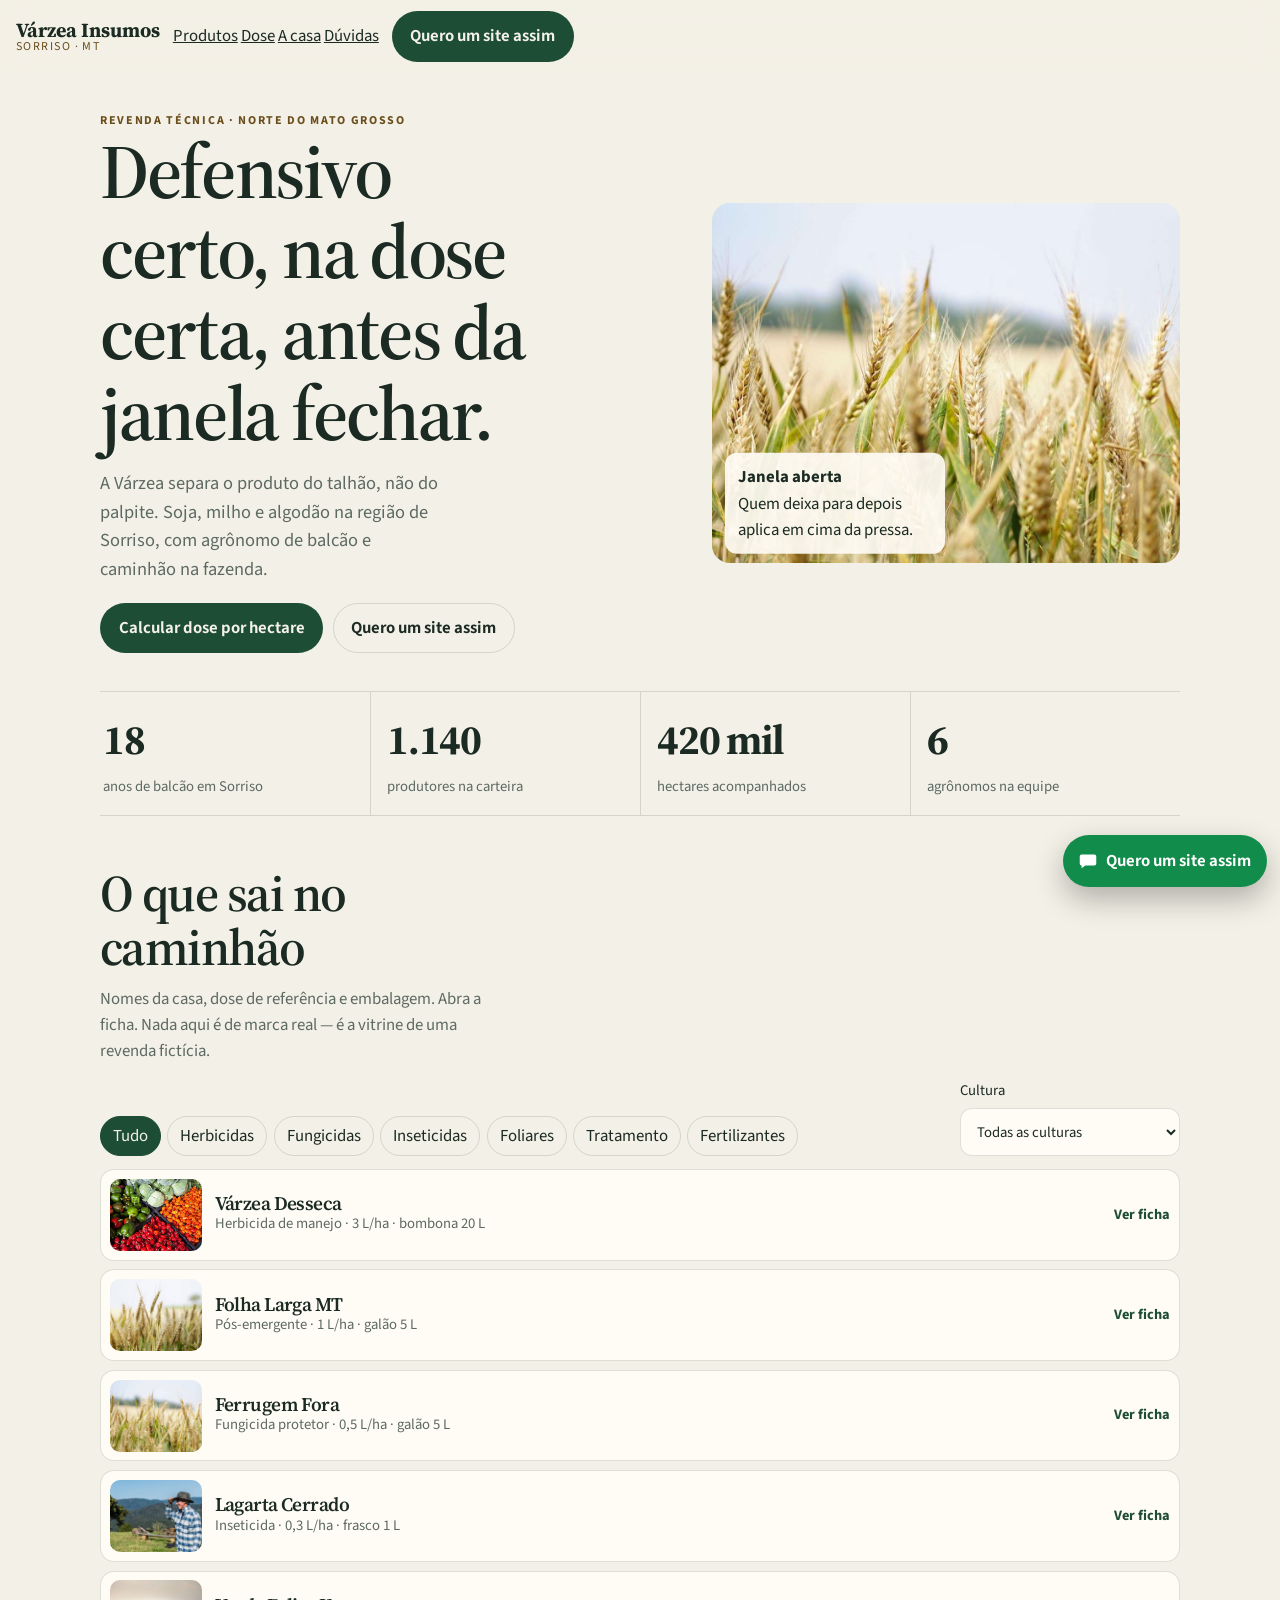
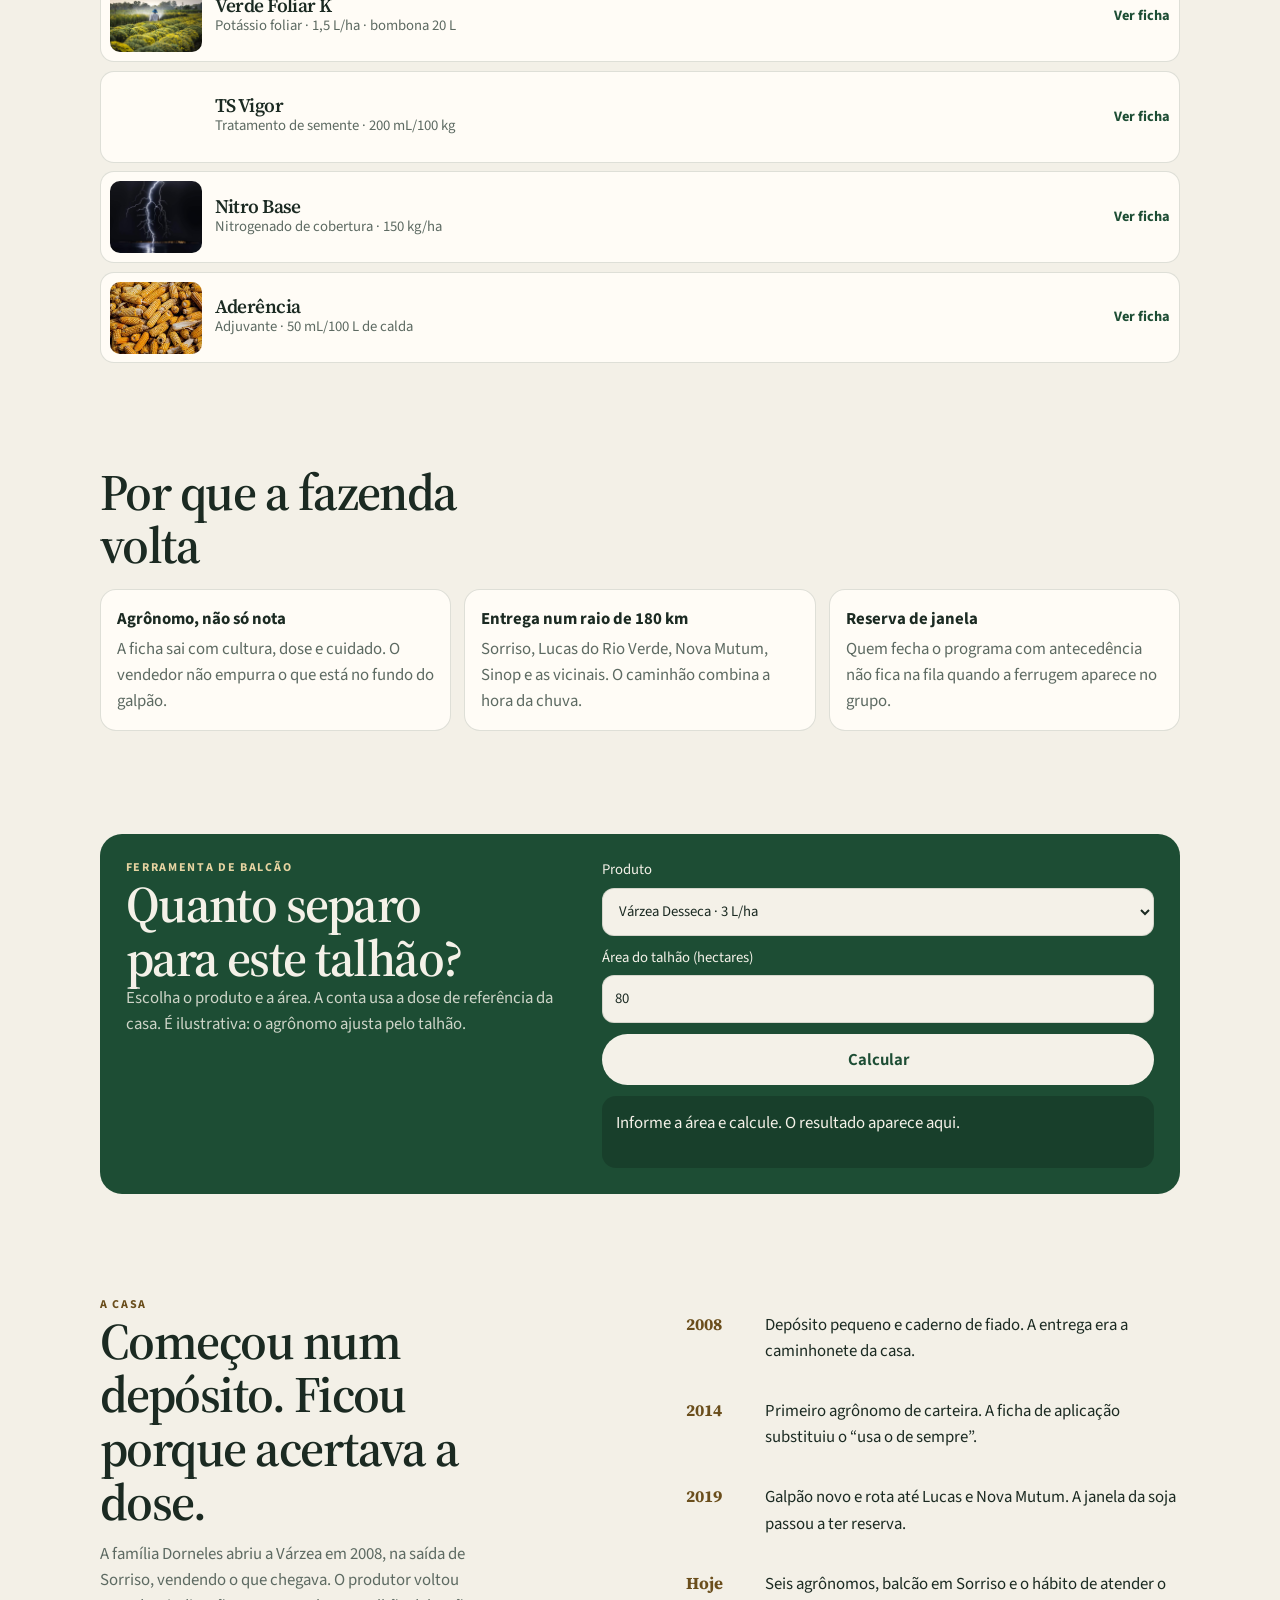
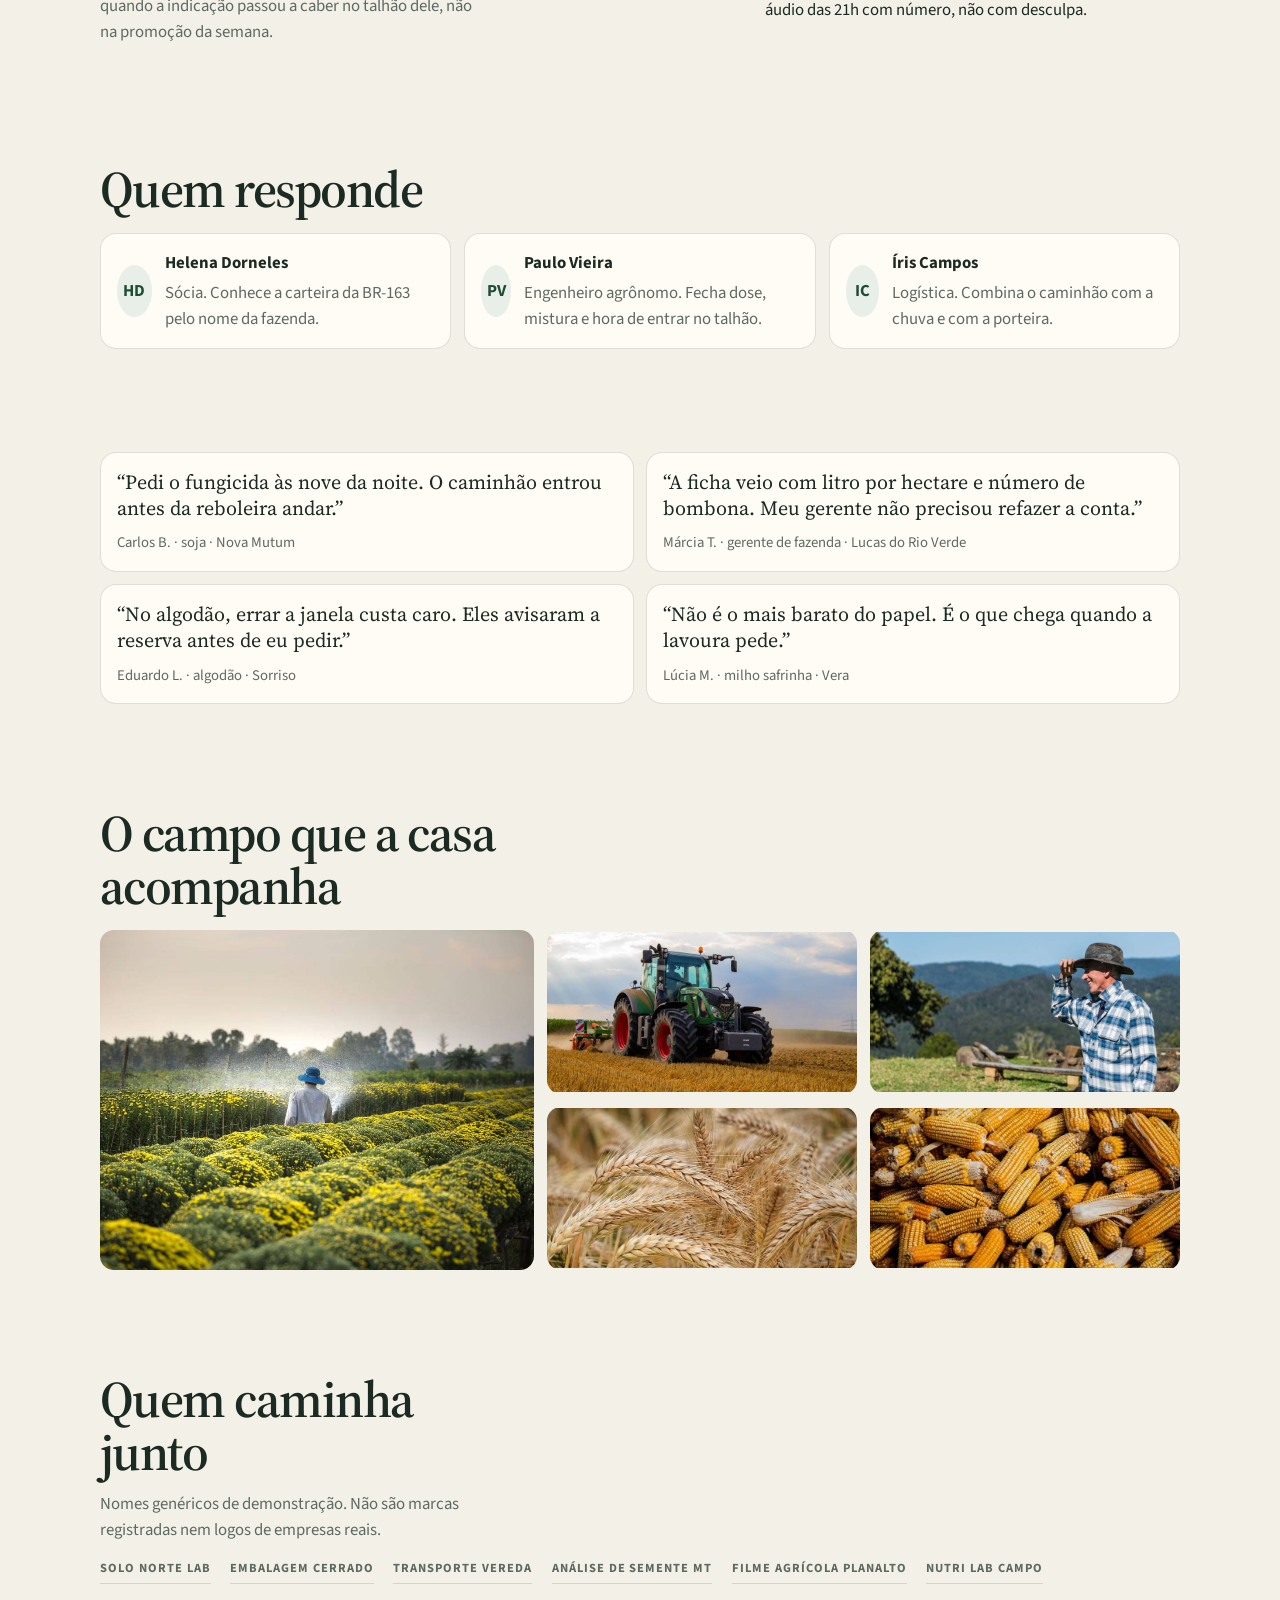
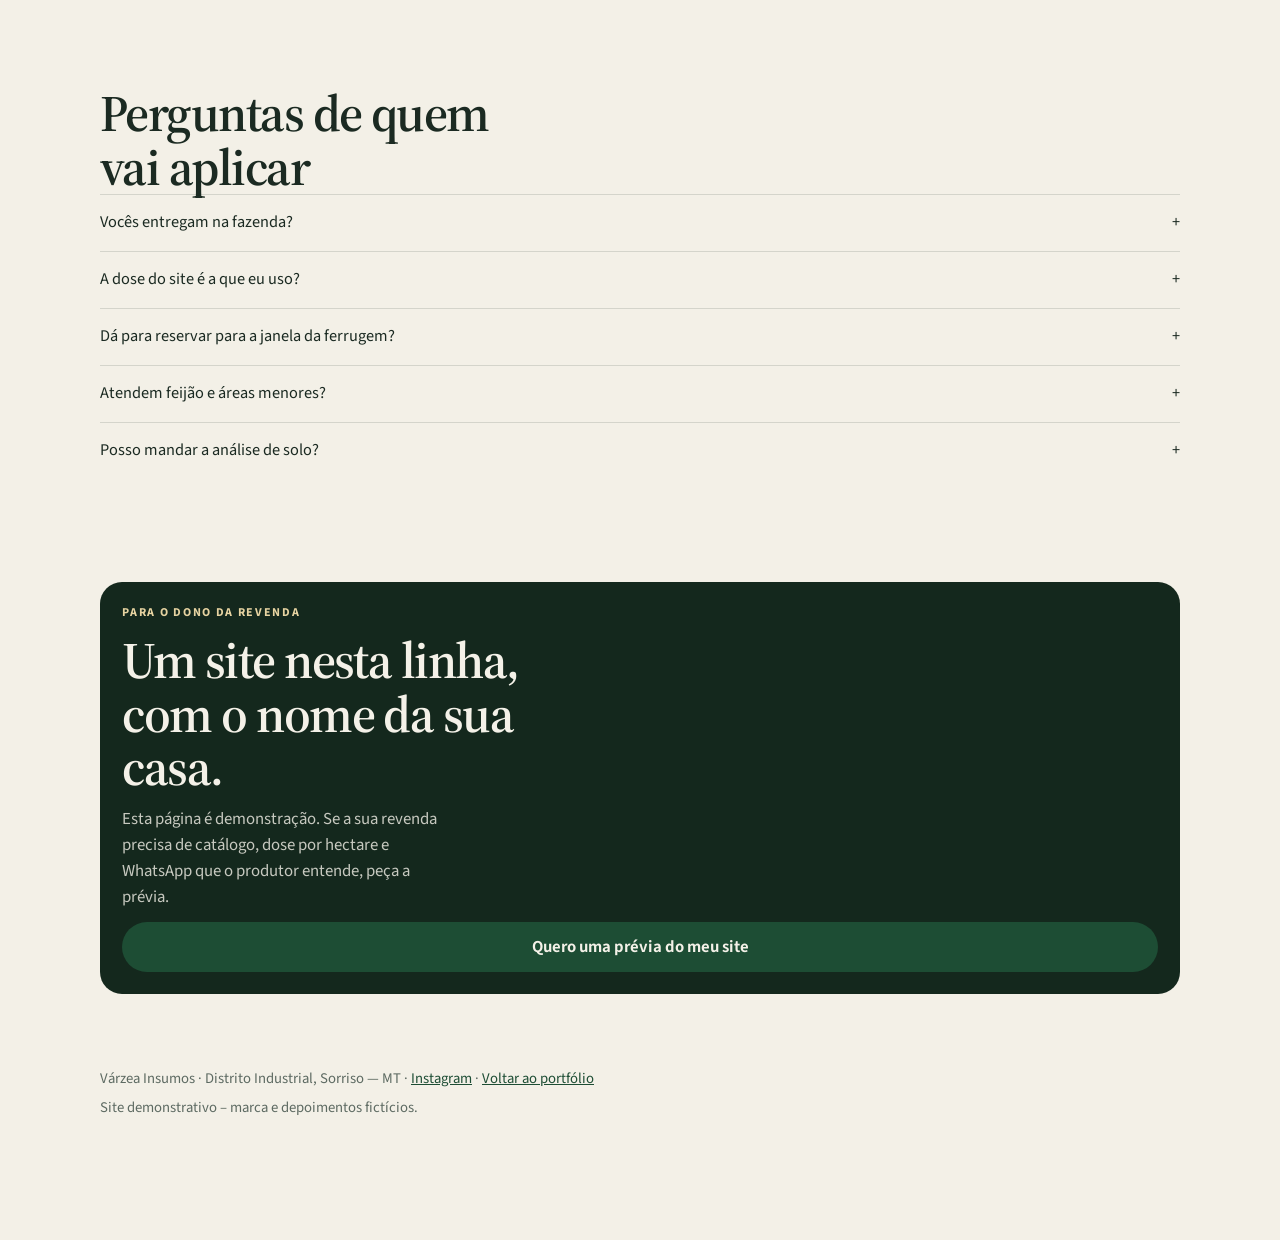
<file: demos/varzea-insumos/index.html>
<!DOCTYPE html>
<html lang="pt-BR">
<head>
  <meta charset="utf-8">
  <meta name="viewport" content="width=device-width, initial-scale=1">
  <title>Várzea Insumos · Sorriso, MT</title>
  <meta name="description" content="Revenda de defensivos e fertilizantes em Sorriso. Dose por hectare, ficha técnica e entrega na fazenda. Site demonstrativo.">
  <meta name="theme-color" content="#1d4d34">
  <link rel="icon" href="../../assets/favicon.svg" type="image/svg+xml">
  <meta property="og:title" content="Várzea Insumos · Sorriso">
  <meta property="og:description" content="Defensivo certo, na dose certa, antes da janela fechar.">
  <meta property="og:image" content="https://marcos4213.github.io/portfolio-agro/assets/og/varzea.jpg">
  <link rel="preconnect" href="https://fonts.googleapis.com">
  <link rel="preconnect" href="https://fonts.gstatic.com" crossorigin>
  <link href="https://fonts.googleapis.com/css2?family=Source+Sans+3:wght@400;600;700&family=Source+Serif+4:opsz,wght@8..60,560;8..60,650&display=swap" rel="stylesheet">
  <link rel="stylesheet" href="../../assets/css/chrome.css">
  <link rel="stylesheet" href="varzea.css">
</head>
<body>
  <a class="skip" href="#conteudo">Ir para o conteúdo</a>
  <header class="top" data-header>
    <a class="brand" href="#topo"><strong>Várzea Insumos</strong><span>Sorriso · MT</span></a>
    <button class="nav-toggle" type="button" data-nav-toggle aria-expanded="false" aria-controls="menu">Menu</button>
    <nav id="menu" data-nav>
      <a href="#catalogo">Produtos</a>
      <a href="#ferramenta">Dose</a>
      <a href="#sobre">A casa</a>
      <a href="#faq">Dúvidas</a>
    </nav>
    <a class="btn" data-wa="Olá, Marcos. Vi a demonstração da Várzea Insumos e quero uma prévia assim para a minha empresa.">Quero um site assim</a>
  </header>
  <main id="conteudo">
    <section class="hero wrap" id="topo">
      <div>
        <p class="kicker">Revenda técnica · norte do Mato Grosso</p>
        <h1>Defensivo certo, na dose certa, antes da janela fechar.</h1>
        <p class="sub">A Várzea separa o produto do talhão, não do palpite. Soja, milho e algodão na região de Sorriso, com agrônomo de balcão e caminhão na fazenda.</p>
        <div class="actions">
          <a class="btn" href="#ferramenta">Calcular dose por hectare</a>
          <a class="btn ghost" data-wa="Olá, Marcos. Vi a demonstração da Várzea Insumos e quero uma prévia assim para a minha empresa.">Quero um site assim</a>
        </div>
      </div>
      <figure class="hero-photo">
        <img src="../../assets/img/soy-field.jpg" width="1280" height="852" alt="Lavoura de soja a perder de vista, sob céu aberto" fetchpriority="high" decoding="async">
        <figcaption data-parallax="0.08"><strong>Janela aberta</strong><br>Quem deixa para depois aplica em cima da pressa.</figcaption>
      </figure>
    </section>

    <section class="wrap stats" id="numeros" aria-label="Números da casa">
      <article><strong>18</strong><span>anos de balcão em Sorriso</span></article>
      <article><strong>1.140</strong><span>produtores na carteira</span></article>
      <article><strong>420 mil</strong><span>hectares acompanhados</span></article>
      <article><strong>6</strong><span>agrônomos na equipe</span></article>
    </section>

    <section class="band" id="catalogo">
      <div class="wrap">
        <h2>O que sai no caminhão</h2>
        <p class="intro">Nomes da casa, dose de referência e embalagem. Abra a ficha. Nada aqui é de marca real — é a vitrine de uma revenda fictícia.</p>
        <div class="toolbar">
          <div class="filters" role="toolbar" aria-label="Filtrar por tipo">
            <button type="button" data-filter="all">Tudo</button>
            <button type="button" data-filter="herbicida">Herbicidas</button>
            <button type="button" data-filter="fungicida">Fungicidas</button>
            <button type="button" data-filter="inseticida">Inseticidas</button>
            <button type="button" data-filter="foliar">Foliares</button>
            <button type="button" data-filter="semente">Tratamento</button>
            <button type="button" data-filter="fertilizante">Fertilizantes</button>
          </div>
          <label class="field">Cultura
            <select data-cultura-filter aria-label="Filtrar por cultura">
              <option value="all">Todas as culturas</option>
              <option value="soja">Soja</option>
              <option value="milho">Milho</option>
              <option value="algodao">Algodão</option>
              <option value="feijao">Feijão</option>
            </select>
          </label>
        </div>
        <div class="catalog" data-catalog>
          <article class="pcard" data-item data-cat="herbicida" data-cultura="soja milho algodao" data-title="Várzea Desseca" data-wa-msg="Olá, Marcos. Quero um catálogo de insumos assim, com ficha e dose, no site da minha revenda.">
            <img src="../../assets/img/green-field-sm.jpg" width="800" height="533" alt="Lavoura verde usada como imagem ilustrativa" loading="lazy" decoding="async">
            <div><h3>Várzea Desseca</h3><p>Herbicida de manejo · 3 L/ha · bombona 20 L</p></div>
            <span class="open">Ver ficha</span>
            <template><p>Dessecação antes do plantio. O agrônomo da casa confirma a dose pelo estágio da planta e pelo volume de calda.</p><dl><div><dt>Culturas</dt><dd>Soja, milho e algodão</dd></div><div><dt>Dose de referência</dt><dd>3 litros por hectare</dd></div><div><dt>Embalagem</dt><dd>Bombona de 20 litros</dd></div><div><dt>Na prática</dt><dd>Em 200 hectares são 30 bombonas. A calculadora fecha essa conta com o seu talhão.</dd></div></dl></template>
          </article>
          <article class="pcard" data-item data-cat="herbicida" data-cultura="soja" data-title="Folha Larga MT" data-wa-msg="Olá, Marcos. Quero um catálogo de insumos assim no site da minha revenda.">
            <img src="../../assets/img/rows-sm.jpg" width="800" height="533" alt="Linhas de lavoura ao entardecer" loading="lazy" decoding="async">
            <div><h3>Folha Larga MT</h3><p>Pós-emergente · 1 L/ha · galão 5 L</p></div>
            <span class="open">Ver ficha</span>
            <template><p>Para folha larga na soja, com a planta daninha ainda pequena. Não é receita: é ponto de partida da conversa.</p><dl><div><dt>Cultura</dt><dd>Soja</dd></div><div><dt>Dose de referência</dt><dd>1 litro por hectare</dd></div><div><dt>Embalagem</dt><dd>Galão de 5 litros</dd></div><div><dt>Janela</dt><dd>Aplicar com a lavoura no estádio recomendado pelo agrônomo, longe de estresse hídrico forte.</dd></div></dl></template>
          </article>
          <article class="pcard" data-item data-cat="fungicida" data-cultura="soja" data-title="Ferrugem Fora" data-wa-msg="Olá, Marcos. Quero um catálogo de insumos assim no site da minha revenda.">
            <img src="../../assets/img/soy-field-sm.jpg" width="900" height="599" alt="Campo de soja" loading="lazy" decoding="async">
            <div><h3>Ferrugem Fora</h3><p>Fungicida protetor · 0,5 L/ha · galão 5 L</p></div>
            <span class="open">Ver ficha</span>
            <template><p>Entra no programa da soja quando a vitrine e o talhão mostram que a ferrugem não pode esperar a próxima chuva.</p><dl><div><dt>Cultura</dt><dd>Soja</dd></div><div><dt>Dose de referência</dt><dd>0,5 litro por hectare</dd></div><div><dt>Embalagem</dt><dd>Galão de 5 litros</dd></div><div><dt>Na prática</dt><dd>Quem fecha o programa cedo não corre atrás de produto no pico da doença.</dd></div></dl></template>
          </article>
          <article class="pcard" data-item data-cat="inseticida" data-cultura="soja milho algodao" data-title="Lagarta Cerrado" data-wa-msg="Olá, Marcos. Quero um catálogo de insumos assim no site da minha revenda.">
            <img src="../../assets/img/corn-close-sm.jpg" width="800" height="533" alt="Milho verde no campo" loading="lazy" decoding="async">
            <div><h3>Lagarta Cerrado</h3><p>Inseticida · 0,3 L/ha · frasco 1 L</p></div>
            <span class="open">Ver ficha</span>
            <template><p>Posicionado para lagarta em soja, milho e algodão. A dose muda com a pressão e com o tamanho da lagarta.</p><dl><div><dt>Culturas</dt><dd>Soja, milho e algodão</dd></div><div><dt>Dose de referência</dt><dd>0,3 litro por hectare</dd></div><div><dt>Embalagem</dt><dd>Frasco de 1 litro</dd></div><div><dt>Cuidado</dt><dd>Respeite o intervalo e o alvo. Mistura de tanque só com orientação.</dd></div></dl></template>
          </article>
          <article class="pcard" data-item data-cat="foliar" data-cultura="soja milho" data-title="Verde Foliar K" data-wa-msg="Olá, Marcos. Quero um catálogo de insumos assim no site da minha revenda.">
            <img src="../../assets/img/aerial-green-sm.jpg" width="900" height="599" alt="Lavoura vista de cima" loading="lazy" decoding="async">
            <div><h3>Verde Foliar K</h3><p>Potássio foliar · 1,5 L/ha · bombona 20 L</p></div>
            <span class="open">Ver ficha</span>
            <template><p>Complemento foliar para enchimento. Não substitui a adubação de base que o solo pediu na análise.</p><dl><div><dt>Culturas</dt><dd>Soja e milho</dd></div><div><dt>Dose de referência</dt><dd>1,5 litro por hectare</dd></div><div><dt>Embalagem</dt><dd>Bombona de 20 litros</dd></div><div><dt>Quando</dt><dd>No estádio em que a folha ainda aproveita, não no desespero da semana da colheita.</dd></div></dl></template>
          </article>
          <article class="pcard" data-item data-cat="semente" data-cultura="soja" data-title="TS Vigor" data-wa-msg="Olá, Marcos. Quero um catálogo de insumos assim no site da minha revenda.">
            <img src="../../assets/img/seeds-sm.jpg" width="900" height="599" alt="Mãos com muda nova em solo escuro" loading="lazy" decoding="async">
            <div><h3>TS Vigor</h3><p>Tratamento de semente · 200 mL/100 kg</p></div>
            <span class="open">Ver ficha</span>
            <template><p>Tratamento industrial de referência para semente de soja que vai enfrentar poeira e percevejo no arranque.</p><dl><div><dt>Cultura</dt><dd>Soja</dd></div><div><dt>Dose de referência</dt><dd>200 mL para cada 100 kg de semente</dd></div><div><dt>Embalagem</dt><dd>Bombona de 5 litros</dd></div><div><dt>Conta</dt><dd>Para 4.000 kg de semente, são 8 litros. A calculadora usa a dose por hectare dos demais itens; este fica na ficha.</dd></div></dl></template>
          </article>
          <article class="pcard" data-item data-cat="fertilizante" data-cultura="milho" data-title="Nitro Base" data-wa-msg="Olá, Marcos. Quero um catálogo de insumos assim no site da minha revenda.">
            <img src="../../assets/img/corn-field-sm.jpg" width="900" height="600" alt="Campo de milho maduro" loading="lazy" decoding="async">
            <div><h3>Nitro Base</h3><p>Nitrogenado de cobertura · 150 kg/ha</p></div>
            <span class="open">Ver ficha</span>
            <template><p>Cobertura do milho quando a lavoura pede nitrogênio e a chuva ainda ajuda a incorporar.</p><dl><div><dt>Cultura</dt><dd>Milho</dd></div><div><dt>Dose de referência</dt><dd>150 kg por hectare</dd></div><div><dt>Embalagem</dt><dd>Big bag de 500 kg</dd></div><div><dt>Na prática</dt><dd>Em 100 hectares são 15 toneladas, 30 big bags. Combine a entrada na fazenda antes do V4.</dd></div></dl></template>
          </article>
          <article class="pcard" data-item data-cat="herbicida" data-cultura="soja milho algodao feijao" data-title="Aderência" data-wa-msg="Olá, Marcos. Quero um catálogo de insumos assim no site da minha revenda.">
            <img src="../../assets/img/irrigation-sm.jpg" width="800" height="533" alt="Pulverização de lavoura com barras" loading="lazy" decoding="async">
            <div><h3>Aderência</h3><p>Adjuvante · 50 mL/100 L de calda</p></div>
            <span class="open">Ver ficha</span>
            <template><p>Vai junto da calda para espalhar e fixar. A dose é sobre o volume de água, não sobre o hectare direto.</p><dl><div><dt>Culturas</dt><dd>Soja, milho, algodão e feijão</dd></div><div><dt>Dose de referência</dt><dd>50 mL a cada 100 litros de calda</dd></div><div><dt>Embalagem</dt><dd>Galão de 5 litros</dd></div><div><dt>Exemplo</dt><dd>Calda de 100 L/ha em 80 ha pede 4 litros de adjuvante. Confira o volume real do pulverizador.</dd></div></dl></template>
          </article>
        </div>
        <p data-catalog-empty hidden>Nada neste filtro. Troque o tipo ou a cultura.</p>
      </div>
    </section>

    <section class="band" id="diferenciais">
      <div class="wrap">
        <h2>Por que a fazenda volta</h2>
        <div class="grid-3" style="margin-top:1rem">
          <article class="diff reveal"><strong>Agrônomo, não só nota</strong><p>A ficha sai com cultura, dose e cuidado. O vendedor não empurra o que está no fundo do galpão.</p></article>
          <article class="diff reveal"><strong>Entrega num raio de 180 km</strong><p>Sorriso, Lucas do Rio Verde, Nova Mutum, Sinop e as vicinais. O caminhão combina a hora da chuva.</p></article>
          <article class="diff reveal"><strong>Reserva de janela</strong><p>Quem fecha o programa com antecedência não fica na fila quando a ferrugem aparece no grupo.</p></article>
        </div>
      </div>
    </section>

    <section class="band" id="ferramenta">
      <div class="wrap tool">
        <div>
          <p class="kicker" style="color:#e6d3a1">Ferramenta de balcão</p>
          <h2>Quanto separo para este talhão?</h2>
          <p>Escolha o produto e a área. A conta usa a dose de referência da casa. É ilustrativa: o agrônomo ajusta pelo talhão.</p>
        </div>
        <form id="dose-form">
          <label class="field">Produto
            <select id="dose-prod"></select>
          </label>
          <label class="field">Área do talhão (hectares)
            <input id="dose-area" type="number" inputmode="decimal" min="0.1" step="0.1" value="80" required>
          </label>
          <button class="btn" style="background:#f4f1e8;color:#1d4d34" type="submit">Calcular</button>
          <div class="out" id="dose-out" aria-live="polite">Informe a área e calcule. O resultado aparece aqui.</div>
        </form>
      </div>
    </section>

    <section class="band" id="sobre">
      <div class="wrap grid-2">
        <div>
          <p class="kicker">A casa</p>
          <h2>Começou num depósito. Ficou porque acertava a dose.</h2>
          <p class="intro">A família Dorneles abriu a Várzea em 2008, na saída de Sorriso, vendendo o que chegava. O produtor voltou quando a indicação passou a caber no talhão dele, não na promoção da semana.</p>
        </div>
        <ol class="timeline">
          <li><b>2008</b><span>Depósito pequeno e caderno de fiado. A entrega era a caminhonete da casa.</span></li>
          <li><b>2014</b><span>Primeiro agrônomo de carteira. A ficha de aplicação substituiu o “usa o de sempre”.</span></li>
          <li><b>2019</b><span>Galpão novo e rota até Lucas e Nova Mutum. A janela da soja passou a ter reserva.</span></li>
          <li><b>Hoje</b><span>Seis agrônomos, balcão em Sorriso e o hábito de atender o áudio das 21h com número, não com desculpa.</span></li>
        </ol>
      </div>
    </section>

    <section class="band" id="equipe">
      <div class="wrap">
        <h2>Quem responde</h2>
        <div class="people" style="margin-top:1rem">
          <article class="person"><span class="mono" aria-hidden="true">HD</span><div><strong>Helena Dorneles</strong><p>Sócia. Conhece a carteira da BR-163 pelo nome da fazenda.</p></div></article>
          <article class="person"><span class="mono" aria-hidden="true">PV</span><div><strong>Paulo Vieira</strong><p>Engenheiro agrônomo. Fecha dose, mistura e hora de entrar no talhão.</p></div></article>
          <article class="person"><span class="mono" aria-hidden="true">IC</span><div><strong>Íris Campos</strong><p>Logística. Combina o caminhão com a chuva e com a porteira.</p></div></article>
        </div>
      </div>
    </section>

    <section class="band" id="depoimentos">
      <div class="wrap quotes">
        <figure class="quote"><blockquote>“Pedi o fungicida às nove da noite. O caminhão entrou antes da reboleira andar.”</blockquote><figcaption>Carlos B. · soja · Nova Mutum</figcaption></figure>
        <figure class="quote"><blockquote>“A ficha veio com litro por hectare e número de bombona. Meu gerente não precisou refazer a conta.”</blockquote><figcaption>Márcia T. · gerente de fazenda · Lucas do Rio Verde</figcaption></figure>
        <figure class="quote"><blockquote>“No algodão, errar a janela custa caro. Eles avisaram a reserva antes de eu pedir.”</blockquote><figcaption>Eduardo L. · algodão · Sorriso</figcaption></figure>
        <figure class="quote"><blockquote>“Não é o mais barato do papel. É o que chega quando a lavoura pede.”</blockquote><figcaption>Lúcia M. · milho safrinha · Vera</figcaption></figure>
      </div>
    </section>

    <section class="band" id="galeria">
      <div class="wrap">
        <h2>O campo que a casa acompanha</h2>
        <div class="shots" style="margin-top:1rem">
          <button type="button" data-lightbox-src="../../assets/img/aerial-green.jpg" data-lightbox-alt="Lavoura verde vista de cima"><img src="../../assets/img/aerial-green-sm.jpg" width="900" height="599" alt="Lavoura verde vista de cima" loading="lazy" decoding="async"></button>
          <button type="button" data-lightbox-src="../../assets/img/farmer.jpg" data-lightbox-alt="Agricultor caminhando na lavoura ao pôr do sol"><img src="../../assets/img/farmer-sm.jpg" width="900" height="599" alt="Agricultor na lavoura ao fim da tarde" loading="lazy" decoding="async"></button>
          <button type="button" data-lightbox-src="../../assets/img/corn-close.jpg" data-lightbox-alt="Espigas de milho ainda no pé"><img src="../../assets/img/corn-close-sm.jpg" width="800" height="533" alt="Milho no pé" loading="lazy" decoding="async"></button>
          <button type="button" data-lightbox-src="../../assets/img/wheat.jpg" data-lightbox-alt="Trigo dourado pronto para colher"><img src="../../assets/img/wheat-sm.jpg" width="800" height="533" alt="Trigo dourado" loading="lazy" decoding="async"></button>
          <button type="button" data-lightbox-src="../../assets/img/irrigation.jpg" data-lightbox-alt="Pulverizador trabalhando na lavoura"><img src="../../assets/img/irrigation-sm.jpg" width="800" height="533" alt="Pulverização na lavoura" loading="lazy" decoding="async"></button>
        </div>
      </div>
    </section>

    <section class="band" id="parceiros">
      <div class="wrap">
        <h2>Quem caminha junto</h2>
        <p class="intro">Nomes genéricos de demonstração. Não são marcas registradas nem logos de empresas reais.</p>
        <ul class="marks">
          <li>Solo Norte Lab</li>
          <li>Embalagem Cerrado</li>
          <li>Transporte Vereda</li>
          <li>Análise de Semente MT</li>
          <li>Filme Agrícola Planalto</li>
          <li>Nutri Lab Campo</li>
        </ul>
      </div>
    </section>

    <section class="band" id="faq">
      <div class="wrap">
        <h2>Perguntas de quem vai aplicar</h2>
        <div class="faq-item" data-faq><button type="button" aria-expanded="false">Vocês entregam na fazenda?<span aria-hidden="true">+</span></button><div data-faq-panel>Sim, num raio de cerca de 180 km de Sorriso, combinando a janela e o estado da estrada. Fora disso, a gente fala antes de prometer.</div></div>
        <div class="faq-item" data-faq><button type="button" aria-expanded="false">A dose do site é a que eu uso?<span aria-hidden="true">+</span></button><div data-faq-panel>É referência da casa. Estádio da planta, pressão de praga e volume de calda mudam o número. O agrônomo confirma antes de sair o caminhão.</div></div>
        <div class="faq-item" data-faq><button type="button" aria-expanded="false">Dá para reservar para a janela da ferrugem?<span aria-hidden="true">+</span></button><div data-faq-panel>Dá, para quem fecha o programa com antecedência. No pico, o estoque vai para quem já combinou.</div></div>
        <div class="faq-item" data-faq><button type="button" aria-expanded="false">Atendem feijão e áreas menores?<span aria-hidden="true">+</span></button><div data-faq-panel>Atendem. A calculadora aceita talhão pequeno. O que muda é o frete, e isso a gente combina no WhatsApp.</div></div>
        <div class="faq-item" data-faq><button type="button" aria-expanded="false">Posso mandar a análise de solo?<span aria-hidden="true">+</span></button><div data-faq-panel>Pode. O foliar e o nitrogenado fazem mais sentido com o papel da análise do que com a moda da vizinhança.</div></div>
      </div>
    </section>

    <section class="band" id="contato">
      <div class="wrap cta">
        <p class="kicker" style="color:#e6d3a1">Para o dono da revenda</p>
        <h2>Um site nesta linha, com o nome da sua casa.</h2>
        <p>Esta página é demonstração. Se a sua revenda precisa de catálogo, dose por hectare e WhatsApp que o produtor entende, peça a prévia.</p>
        <a class="btn" data-wa="Olá, Marcos. Vi a demonstração da Várzea Insumos e quero uma prévia do site da minha revenda. Podemos marcar uma conversa por vídeo.">Quero uma prévia do meu site</a>
      </div>
    </section>
  </main>
  <footer class="foot wrap">
    <div>Várzea Insumos · Distrito Industrial, Sorriso — MT · <a href="https://instagram.com/varzea.insumos" target="_blank" rel="noopener noreferrer">Instagram</a> · <a href="../../index.html">Voltar ao portfólio</a></div>
    <div>Site demonstrativo – marca e depoimentos fictícios.</div>
  </footer>
  <a class="wa-float" data-wa="Olá, Marcos. Vi a demonstração da Várzea Insumos e quero uma prévia assim para a minha empresa." aria-label="Pedir uma prévia pelo WhatsApp">
    <svg viewBox="0 0 24 24" aria-hidden="true"><path d="M5 5h14a2 2 0 0 1 2 2v8a2 2 0 0 1-2 2H9l-4 3v-3H5a2 2 0 0 1-2-2V7a2 2 0 0 1 2-2z"/></svg>
    Quero um site assim
  </a>
  <div class="modal" data-modal hidden>
    <div class="modal-card" role="dialog" aria-modal="true" aria-labelledby="modal-title">
      <header>
        <h2 id="modal-title" data-modal-title></h2>
        <button class="modal-x" type="button" data-modal-close aria-label="Fechar">×</button>
      </header>
      <div class="sheet" data-modal-body></div>
      <a class="btn" data-modal-wa href="#">Quero um catálogo assim</a>
    </div>
  </div>
  <div class="lightbox" data-lightbox hidden>
    <button type="button" data-lightbox-close aria-label="Fechar foto">×</button>
    <img alt="">
  </div>
  <script src="../../config.js"></script>
  <script src="../../assets/js/demo.js"></script>
  <script>
    (function () {
      var produtos = [
        { nome: "Várzea Desseca", dose: 3, un: "L", pack: 20, packNome: "bombonas de 20 L" },
        { nome: "Folha Larga MT", dose: 1, un: "L", pack: 5, packNome: "galões de 5 L" },
        { nome: "Ferrugem Fora", dose: 0.5, un: "L", pack: 5, packNome: "galões de 5 L" },
        { nome: "Lagarta Cerrado", dose: 0.3, un: "L", pack: 1, packNome: "frascos de 1 L" },
        { nome: "Verde Foliar K", dose: 1.5, un: "L", pack: 20, packNome: "bombonas de 20 L" },
        { nome: "Nitro Base", dose: 150, un: "kg", pack: 500, packNome: "big bags de 500 kg" }
      ];
      var sel = document.getElementById("dose-prod");
      produtos.forEach(function (p, i) {
        var o = document.createElement("option");
        o.value = String(i);
        o.textContent = p.nome + " · " + String(p.dose).replace(".", ",") + " " + p.un + "/ha";
        sel.appendChild(o);
      });
      var fmt = new Intl.NumberFormat("pt-BR", { maximumFractionDigits: 1 });
      document.getElementById("dose-form").addEventListener("submit", function (e) {
        e.preventDefault();
        var p = produtos[Number(sel.value)];
        var area = Number(String(document.getElementById("dose-area").value).replace(",", "."));
        var out = document.getElementById("dose-out");
        if (!area || area <= 0) {
          out.textContent = "Informe a área do talhão em hectares.";
          return;
        }
        var total = p.dose * area;
        var packs = Math.ceil(total / p.pack);
        out.innerHTML = "<strong>" + fmt.format(total) + " " + p.un + "</strong>" +
          fmt.format(area) + " ha × " + String(p.dose).replace(".", ",") + " " + p.un + "/ha. Separe " +
          packs + " " + p.packNome + ". Conta ilustrativa da casa, para o agrônomo ajustar.";
      });
    })();
  </script>
</body>
</html>
</file>
<file: assets/css/hub.css>
@font-face {
  font-family: Syne;
  font-style: normal;
  font-weight: 700;
  font-display: swap;
  src: url("../fonts/syne-latin-700-normal.woff2") format("woff2");
}
@font-face {
  font-family: Syne;
  font-style: normal;
  font-weight: 800;
  font-display: swap;
  src: url("../fonts/syne-latin-800-normal.woff2") format("woff2");
}
@font-face {
  font-family: Manrope;
  font-style: normal;
  font-weight: 400;
  font-display: swap;
  src: url("../fonts/manrope-latin-400-normal.woff2") format("woff2");
}
@font-face {
  font-family: Manrope;
  font-style: normal;
  font-weight: 500;
  font-display: swap;
  src: url("../fonts/manrope-latin-500-normal.woff2") format("woff2");
}
@font-face {
  font-family: Manrope;
  font-style: normal;
  font-weight: 600;
  font-display: swap;
  src: url("../fonts/manrope-latin-600-normal.woff2") format("woff2");
}
@font-face {
  font-family: Manrope;
  font-style: normal;
  font-weight: 700;
  font-display: swap;
  src: url("../fonts/manrope-latin-700-normal.woff2") format("woff2");
}

:root {
  --ink: #090b0e;
  --ink-2: #14181e;
  --paper: #f3f0e8;
  --paper-2: #e6e1d6;
  --card: #fbfaf7;
  --line: rgba(9, 11, 14, 0.12);
  --line-light: rgba(244, 241, 235, 0.16);
  --text: #16140f;
  --muted: #4e493f;
  --muted-light: #c9c3b6;
  --accent: #dff25a;
  --accent-ink: #16190a;
  --display: Syne, "Arial Black", sans-serif;
  --sans: Manrope, "Segoe UI", sans-serif;
  --header: 4.25rem;
  --pad: clamp(1.1rem, 3vw, 2rem);
}

*, *::before, *::after { box-sizing: border-box; }
html { scroll-behavior: smooth; }
body {
  margin: 0;
  background: var(--paper);
  color: var(--text);
  font-family: var(--sans);
  font-size: 1.05rem;
  line-height: 1.55;
  font-weight: 400;
}
img { max-width: 100%; display: block; }
button, a { -webkit-tap-highlight-color: transparent; }
button { font: inherit; cursor: pointer; }
p, h1, h2, h3, figure { margin: 0; }
ul, ol { margin: 0; padding: 0; list-style: none; }
a { color: inherit; }
[hidden] { display: none !important; }

.skip {
  position: absolute;
  left: 1rem;
  top: -4rem;
  z-index: 90;
  background: var(--accent);
  color: var(--accent-ink);
  padding: 0.7rem 1rem;
  text-decoration: none;
  font-weight: 700;
}
.skip:focus { top: 1rem; }
:focus-visible { outline: 2px solid var(--accent); outline-offset: 3px; }
.btn-accent:focus-visible { outline-color: var(--ink); }

.reveal.wait { opacity: 0; transform: translateY(16px); }
.reveal.is-in { opacity: 1; transform: none; transition: opacity .65s ease, transform .65s ease; }
@media (prefers-reduced-motion: reduce) {
  html { scroll-behavior: auto; }
  .reveal.wait { opacity: 1; transform: none; }
  .case-media img, .dock, .viewer { transition: none !important; }
}

.wrap { width: min(1180px, calc(100% - var(--pad) * 2)); margin-inline: auto; }
.kicker {
  font-size: 0.74rem;
  font-weight: 700;
  letter-spacing: 0.16em;
  text-transform: uppercase;
  color: #3c4514;
}
.kicker.light { color: var(--accent); }
h1, h2, .display {
  font-family: var(--display);
  font-weight: 800;
  letter-spacing: -0.045em;
  line-height: 0.94;
  overflow-wrap: break-word;
  max-width: 100%;
}
h1 { font-size: clamp(2.7rem, 8.4vw, 6.4rem); }
h2 { font-size: clamp(2.15rem, 5vw, 4.2rem); }
.lede { font-size: 1.12rem; max-width: 38rem; color: var(--muted-light); }
.muted { color: var(--muted); }

.site-header {
  position: sticky;
  top: 0;
  z-index: 30;
  display: flex;
  align-items: center;
  gap: 0.75rem;
  min-height: var(--header);
  padding: 0.7rem var(--pad);
  background: rgba(9, 11, 14, 0.94);
  color: #f4f1eb;
  border-bottom: 1px solid transparent;
}
.site-header.is-stuck { border-bottom-color: var(--line-light); }
.logo {
  display: flex;
  align-items: center;
  gap: 0.65rem;
  text-decoration: none;
  margin-right: auto;
}
.logo img.mark { width: 28px; height: 28px; }
.logo img.word { width: 124px; height: 20px; }
.nav-toggle {
  background: transparent;
  color: #f4f1eb;
  border: 1px solid var(--line-light);
  min-height: 44px;
  padding: 0 0.85rem;
  border-radius: 2px;
}
.nav {
  display: none;
  gap: 1.15rem;
  align-items: center;
}
.nav a {
  text-decoration: none;
  font-size: 0.92rem;
  font-weight: 600;
  color: var(--muted-light);
}
.nav a:hover { color: #fff; }
.nav.is-open {
  display: flex;
  flex-direction: column;
  align-items: flex-start;
  position: absolute;
  left: 0;
  right: 0;
  top: 100%;
  padding: 0.4rem var(--pad) 1rem;
  background: #090b0e;
  border-bottom: 1px solid var(--line-light);
}
.nav.is-open a { padding: 0.7rem 0; font-size: 1.15rem; color: #f4f1eb; }
.header-cta { display: none; }

.btn {
  display: inline-flex;
  align-items: center;
  justify-content: center;
  min-height: 48px;
  max-width: 100%;
  padding: 0.8rem 1.15rem;
  text-decoration: none;
  font-weight: 700;
  font-size: 0.95rem;
  letter-spacing: -0.015em;
  border-radius: 2px;
  border: 1px solid transparent;
  text-align: center;
  white-space: normal;
}
.btn-accent { background: var(--accent); color: var(--accent-ink); }
.btn-accent:hover { background: #e9ff86; }
.btn-line { background: transparent; color: #f4f1eb; border-color: rgba(244, 241, 235, 0.4); }
.btn-line:hover { border-color: #fff; }
.btn-line-dark { background: transparent; color: var(--ink); border-color: rgba(9, 11, 14, 0.28); }
.btn-line-dark:hover { border-color: var(--ink); }

.hero {
  background: var(--ink);
  color: #f4f1eb;
  padding: 1.4rem 0 0;
}
.hero-grid {
  width: min(1180px, calc(100% - var(--pad) * 2));
  margin-inline: auto;
  display: grid;
  grid-template-columns: minmax(0, 1fr);
  gap: 1.6rem;
}
.hero-copy, .hero-photo, .case-copy, .wrap, .service, .loss, .step, .diff { min-width: 0; }
.hero h1 { width: 100%; max-width: min(11em, 100%); }
.hero .lede { margin-top: 1.15rem; }
.hero-actions { display: flex; flex-wrap: wrap; gap: 0.7rem; margin-top: 1.5rem; max-width: 100%; }
@media (max-width: 560px) {
  .hero-actions { flex-direction: column; align-items: stretch; }
}
.cities {
  display: flex;
  flex-wrap: wrap;
  gap: 0.45rem 0.9rem;
  margin-top: 1.4rem;
  color: var(--muted-light);
  font-size: 0.86rem;
  font-weight: 600;
}
.cities li { display: flex; align-items: center; gap: 0.9rem; }
.cities li + li::before {
  content: "";
  width: 5px;
  height: 5px;
  border-radius: 50%;
  background: var(--accent);
}
.hero-photo {
  position: relative;
  margin: 0;
}
.hero-photo img {
  width: 100%;
  height: auto;
  aspect-ratio: 16 / 10;
  object-fit: cover;
}
.hero-chip {
  position: absolute;
  left: 0.8rem;
  bottom: 0.8rem;
  background: var(--accent);
  color: var(--accent-ink);
  padding: 0.55rem 0.7rem;
  font-size: 0.78rem;
  font-weight: 700;
  letter-spacing: 0.02em;
  max-width: 16rem;
}
.authority {
  display: grid;
  grid-template-columns: 1fr 1fr;
  border-top: 1px solid var(--line-light);
  margin-top: 1.8rem;
}
.authority li {
  padding: 1.1rem var(--pad) 1.25rem;
  border-bottom: 1px solid var(--line-light);
  border-right: 1px solid var(--line-light);
}
.authority li:nth-child(2n) { border-right: 0; }
.authority span {
  display: block;
  color: var(--accent);
  font-size: 0.75rem;
  font-weight: 700;
  letter-spacing: 0.14em;
}
.authority strong {
  display: block;
  margin: 0.35rem 0 0.25rem;
  font-family: var(--display);
  font-weight: 700;
  font-size: 1.25rem;
  letter-spacing: -0.03em;
  line-height: 1.05;
}
.authority p { margin: 0; color: var(--muted-light); font-size: 0.92rem; }

.section, .cta { scroll-margin-top: 4.6rem; }
.section { padding: clamp(3.5rem, 8vw, 6.5rem) 0; }
.section-head { max-width: 46rem; margin-bottom: 2rem; }
.section-head h2 { margin-top: 0.55rem; }
.section-head p { margin-top: 1rem; color: var(--muted); font-size: 1.08rem; }

.problem { background: var(--paper); }
.problem h2 { max-width: 16ch; }
.loss-list { display: grid; gap: 0; margin-top: 2rem; border-top: 1px solid var(--line); }
.loss {
  padding: 1.25rem 0;
  border-bottom: 1px solid var(--line);
}
.loss strong {
  display: block;
  font-family: var(--display);
  font-weight: 700;
  font-size: 1.45rem;
  letter-spacing: -0.035em;
  line-height: 1.05;
  margin-bottom: 0.4rem;
}
.loss p { color: var(--muted); max-width: 42rem; }

.services { background: var(--paper-2); }
.service-list { display: grid; gap: 0; }
.service {
  display: grid;
  gap: 0.35rem;
  padding: 1.25rem 0;
  border-top: 1px solid var(--line);
}
.service:last-child { border-bottom: 1px solid var(--line); }
.service em {
  font-style: normal;
  font-size: 0.75rem;
  font-weight: 700;
  letter-spacing: 0.14em;
  color: #3c4514;
}
.service h3 {
  font-family: var(--display);
  font-weight: 800;
  font-size: clamp(1.6rem, 3vw, 2.2rem);
  letter-spacing: -0.04em;
  line-height: 1;
}
.service p { color: var(--muted); max-width: 40rem; }

.cases { background: var(--ink); color: #f4f1eb; }
.cases .section-head p { color: var(--muted-light); }
.cases-note { margin-top: 0.8rem; font-size: 0.92rem; color: var(--muted-light); }
.cases-grid { display: grid; gap: 1.75rem; grid-template-columns: minmax(0, 1fr); }
.case, .case-link, .case-media { min-width: 0; }
.case-link {
  display: flex;
  flex-direction: column;
  gap: 0.95rem;
  text-decoration: none;
  color: inherit;
  height: 100%;
}
.case-media {
  overflow: hidden;
  background: #1c2128;
  aspect-ratio: 4 / 3;
}
.case-media img {
  width: 100%;
  height: 100%;
  object-fit: cover;
  transform: scale(1.01);
  transition: transform .7s ease;
}
.case-link:hover .case-media img,
.case-link:focus-visible .case-media img { transform: scale(1.05); }
.case-kicker {
  color: var(--accent);
  font-size: 0.75rem;
  font-weight: 700;
  letter-spacing: 0.14em;
  text-transform: uppercase;
}
.case-copy h3 {
  font-family: var(--display);
  font-weight: 800;
  font-size: clamp(1.8rem, 3vw, 2.6rem);
  letter-spacing: -0.045em;
  line-height: 0.96;
  margin: 0.25rem 0 0.35rem;
}
.case-feature { font-weight: 700; color: #fff; }
.case-copy p { color: var(--muted-light); }
.case-open {
  display: inline-flex;
  margin-top: 0.35rem;
  font-weight: 700;
  color: var(--accent);
  font-size: 0.92rem;
}

.process { background: var(--paper); }
.steps { display: grid; gap: 0; counter-reset: step; }
.step {
  padding: 1.2rem 0 1.3rem;
  border-top: 1px solid var(--line);
}
.step:last-child { border-bottom: 1px solid var(--line); }
.step span {
  display: block;
  font-size: 0.75rem;
  font-weight: 700;
  letter-spacing: 0.14em;
  color: #3c4514;
}
.step h3 {
  font-family: var(--display);
  font-weight: 800;
  font-size: 1.8rem;
  letter-spacing: -0.04em;
  margin: 0.3rem 0 0.35rem;
}
.step p { color: var(--muted); max-width: 36rem; }

.diffs { background: var(--ink-2); color: #f4f1eb; }
.diffs .section-head p, .diff p { color: var(--muted-light); }
.diff-list { display: grid; gap: 1rem; }
.diff {
  padding: 1.15rem 0;
  border-top: 1px solid var(--line-light);
}
.diff h3 {
  font-family: var(--display);
  font-weight: 700;
  font-size: 1.45rem;
  letter-spacing: -0.035em;
  line-height: 1.05;
  margin-bottom: 0.4rem;
}

.quotes { background: var(--paper); }
.section-head p.quote-flag,
.quote-flag {
  display: inline-block;
  margin: 0 0 0.8rem;
  background: var(--ink);
  color: var(--accent);
  font-size: 0.72rem;
  font-weight: 700;
  letter-spacing: 0.12em;
  text-transform: uppercase;
  padding: 0.35rem 0.5rem;
}
.quote-list { display: grid; gap: 1rem; }
blockquote {
  margin: 0;
  background: var(--card);
  border: 1px solid var(--line);
  padding: 1.2rem 1.15rem 1.1rem;
}
blockquote p {
  font-family: var(--display);
  font-weight: 700;
  font-size: 1.35rem;
  letter-spacing: -0.03em;
  line-height: 1.15;
}
blockquote footer {
  margin-top: 0.9rem;
  color: var(--muted);
  font-size: 0.92rem;
  font-weight: 600;
}

.faq { background: var(--paper-2); }
.faq-item { border-top: 1px solid var(--line); }
.faq-item:last-child { border-bottom: 1px solid var(--line); }
.faq-item button {
  width: 100%;
  text-align: left;
  background: transparent;
  border: 0;
  padding: 1.05rem 2rem 1.05rem 0;
  font-weight: 700;
  font-size: 1.05rem;
  position: relative;
  color: var(--ink);
}
.faq-item button span {
  position: absolute;
  right: 0;
  top: 1rem;
  font-weight: 400;
  font-size: 1.4rem;
  line-height: 1;
}
.faq-item.is-open button span { transform: rotate(45deg); }
.faq-item [data-faq-panel] { display: none; color: var(--muted); padding: 0 0 1.1rem; max-width: 46rem; }
.faq-item.is-open [data-faq-panel] { display: block; }

.cta {
  background: var(--ink);
  color: #f4f1eb;
  padding: clamp(4rem, 10vw, 7rem) 0;
}
.cta h2 { max-width: 12ch; }
.cta p { margin: 1rem 0 1.4rem; color: var(--muted-light); max-width: 34rem; font-size: 1.12rem; }

.site-footer {
  background: #07080b;
  color: var(--muted-light);
  padding: 2.2rem 0 2.6rem;
  font-size: 0.92rem;
}
.foot-grid { display: grid; gap: 1.3rem; }
.site-footer .word { width: 132px; height: 22px; }
.site-footer strong { color: #f4f1eb; font-weight: 700; }
.site-footer a { color: #f4f1eb; }
.foot-nav { display: flex; flex-wrap: wrap; gap: 0.8rem 1.1rem; }
.foot-nav a { text-decoration: none; font-weight: 600; }
.foot-nav a:hover { text-decoration: underline; }
.legal { color: #9c968a; max-width: 46rem; grid-column: 1 / -1; }
.foot-lead { margin-top: 0.8rem; }

.dock {
  position: fixed;
  z-index: 35;
  left: 0.75rem;
  right: 0.75rem;
  width: auto;
  max-width: calc(100vw - 1.5rem);
  bottom: max(0.75rem, env(safe-area-inset-bottom));
  opacity: 0;
  transform: translateY(12px);
  pointer-events: none;
  transition: opacity .25s ease, transform .25s ease;
}
.dock.is-on { opacity: 1; transform: none; pointer-events: auto; }
.dock .btn { width: 100%; box-shadow: 0 10px 30px rgba(0, 0, 0, 0.28); }

.viewer {
  position: fixed;
  inset: 0;
  z-index: 80;
  display: flex;
  flex-direction: column;
  width: 100%;
  height: 100dvh;
  background: #090b0e;
  color: #f4f1eb;
}
.viewer-bar {
  flex: 0 0 auto;
  display: flex;
  align-items: center;
  gap: 0.35rem;
  min-height: 48px;
  padding: max(0.35rem, env(safe-area-inset-top)) 0.45rem 0.35rem 0.75rem;
  background: #090b0e;
  border-bottom: 1px solid var(--line-light);
}
.viewer-title {
  flex: 1 1 auto;
  min-width: 0;
  margin: 0;
  font-family: var(--display);
  font-weight: 700;
  font-size: 0.98rem;
  letter-spacing: -0.03em;
  white-space: nowrap;
  overflow: hidden;
  text-overflow: ellipsis;
}
.viewer-external {
  flex: 0 0 auto;
  color: var(--accent);
  font-size: 0.78rem;
  font-weight: 700;
  text-decoration: none;
  padding: 0.4rem 0.35rem;
  white-space: nowrap;
}
.viewer-external:hover { text-decoration: underline; }
.viewer-icon {
  flex: 0 0 auto;
  width: 40px;
  height: 40px;
  border: 1px solid var(--line-light);
  background: transparent;
  color: #f4f1eb;
  border-radius: 2px;
  font-size: 1.15rem;
  line-height: 1;
}
.viewer-icon:hover { border-color: #fff; }
.viewer-frame {
  position: relative;
  flex: 1 1 auto;
  min-height: 0;
  background: #fff;
}
.viewer-frame iframe {
  position: absolute;
  inset: 0;
  width: 100%;
  height: 100%;
  border: 0;
  background: #fff;
}
.viewer-status {
  position: absolute;
  z-index: 2;
  left: 0;
  right: 0;
  top: 0;
  margin: 0;
  padding: 0.7rem 0.9rem;
  background: #090b0e;
  color: var(--accent);
  font-size: 0.85rem;
  font-weight: 700;
}
body.viewer-open {
  position: fixed;
  width: 100%;
  overflow: hidden;
}
body.viewer-open .dock { opacity: 0; pointer-events: none; }

@media (min-width: 760px) {
  .authority { grid-template-columns: repeat(4, 1fr); }
  .authority li { border-bottom: 0; }
  .authority li:nth-child(2n) { border-right: 1px solid var(--line-light); }
  .authority li:last-child { border-right: 0; }
  .loss-list, .service-list, .steps, .diff-list, .quote-list {
    grid-template-columns: 1fr 1fr;
    gap: 0 2rem;
  }
  .loss, .service, .step, .diff { border-bottom: 1px solid var(--line); }
  .diffs .diff { border-bottom-color: var(--line-light); }
  .service:last-child, .step:last-child { border-bottom: 1px solid var(--line); }
  .dock { display: none; }
  .logo img.word { width: 148px; height: 24px; }
}

@media (min-width: 900px) {
  .nav-toggle { display: none; }
  .nav {
    display: flex;
    position: static;
    flex-direction: row;
    background: none;
    border: 0;
    padding: 0;
  }
  .nav a { padding: 0; font-size: 0.92rem; }
  .header-cta { display: inline-flex; }
  .hero-grid {
    grid-template-columns: minmax(0, 1.05fr) minmax(0, 0.95fr);
    align-items: end;
    gap: 2.5rem;
    padding-top: 1.5rem;
  }
  .hero-photo img { aspect-ratio: 4 / 5; max-height: 640px; }
  .cases-grid { grid-template-columns: minmax(0, 1fr) minmax(0, 1fr); gap: 2rem 1.4rem; }
  .case.is-wide { grid-column: 1 / -1; }
  .case, .case-link, .case-media { min-width: 0; }
  .case.is-wide .case-link {
    display: grid;
    grid-template-columns: minmax(0, 1.35fr) minmax(0, 0.8fr);
    gap: 1.4rem;
    align-items: stretch;
  }
  .case.is-wide .case-media { aspect-ratio: auto; min-height: 420px; }
  .case.is-wide .case-copy { display: flex; flex-direction: column; justify-content: flex-end; padding: 0.4rem 0.2rem 0.2rem; }
  .foot-grid { grid-template-columns: 1.4fr 1fr 1fr; align-items: start; }
}

@media (max-width: 420px) {
  .viewer-external { font-size: 0.68rem; letter-spacing: -0.02em; }
  .viewer-title { font-size: 0.86rem; }
  .viewer-icon { width: 36px; height: 36px; }
}
</file>
<file: assets/css/chrome.css>
*, *::before, *::after { box-sizing: border-box; }
html { scroll-behavior: smooth; }
body { margin: 0; }
img { max-width: 100%; display: block; height: auto; }
button, input, select { font: inherit; }
button { cursor: pointer; }
a { color: inherit; }
p, h1, h2, h3, figure, blockquote { margin: 0; }
ul { margin: 0; padding: 0; list-style: none; }
[hidden] { display: none !important; }

.skip {
  position: absolute; left: 1rem; top: -4rem; z-index: 80;
  background: var(--accent); color: var(--accent-ink);
  padding: 0.7rem 1rem; border-radius: 8px; text-decoration: none;
}
.skip:focus { top: 1rem; }

:focus-visible { outline: 2px solid var(--accent); outline-offset: 3px; }

.reveal.wait { opacity: 0; transform: translateY(14px); }
.reveal.is-in { opacity: 1; transform: none; transition: opacity .7s ease, transform .7s ease; }

.modal {
  position: fixed; inset: 0; z-index: 60;
  background: rgba(8, 10, 9, 0.62);
  display: grid; place-items: end center;
  padding: 0.8rem;
}
.modal-card {
  width: min(640px, 100%);
  max-height: min(86vh, 760px);
  overflow: auto;
  background: var(--paper);
  color: var(--ink);
  border-radius: 20px;
  padding: 1.2rem 1.2rem 1.3rem;
  box-shadow: 0 30px 80px rgba(0,0,0,.3);
}
.modal-card header { display: flex; justify-content: space-between; gap: 1rem; align-items: start; }
.modal-card h2 { font-family: var(--serif); font-size: clamp(1.6rem, 3vw, 2.2rem); letter-spacing: -0.03em; line-height: 1.05; }
.modal-x {
  border: 1px solid var(--line); background: transparent; color: inherit;
  width: 44px; height: 44px; border-radius: 50%; flex: none;
}
.sheet { display: grid; gap: 0.8rem; margin: 1rem 0; }
.sheet p { color: var(--muted); }
.sheet dl { display: grid; gap: 0.55rem; }
.sheet div { display: grid; grid-template-columns: 9.5rem 1fr; gap: 0.6rem; border-top: 1px solid var(--line); padding-top: 0.55rem; }
.sheet dt { color: var(--muted); }
.modal-card .btn { margin-top: 0.4rem; }

.lightbox {
  position: fixed; inset: 0; z-index: 70;
  background: rgba(8,10,9,.88);
  display: grid; place-items: center;
  padding: 1rem;
}
.lightbox img { max-height: 86vh; width: auto; max-width: 100%; border-radius: 12px; }
.lightbox button {
  position: absolute; top: 0.8rem; right: 0.8rem;
  width: 44px; height: 44px; border-radius: 50%;
  border: 0; background: white; color: #14201a;
}

.faq-item button {
  width: 100%; text-align: left; background: transparent; border: 0; color: inherit;
  min-height: 56px; padding: 0.9rem 0; display: flex; justify-content: space-between; gap: 1rem;
  font-size: 1.02rem;
}
.faq-item [data-faq-panel] { display: none; padding: 0 0 1rem; color: var(--muted); max-width: 65ch; }
.faq-item.is-open [data-faq-panel] { display: block; }

.wa-float {
  position: fixed; right: 0.8rem; bottom: calc(0.8rem + env(safe-area-inset-bottom));
  z-index: 40; display: inline-flex; align-items: center; gap: 0.45rem;
  min-height: 52px; padding: 0 1rem 0 0.85rem; border-radius: 999px;
  background: #128c4a; color: #fff; text-decoration: none; font-weight: 650;
  box-shadow: 0 12px 30px rgba(0,0,0,.28);
}
.wa-float svg { width: 22px; height: 22px; fill: currentColor; }
.wa-float:hover { background: #0e733c; }

label.field { display: grid; gap: 0.35rem; font-size: 0.92rem; }
input, select {
  min-height: 48px; border-radius: 12px; border: 1px solid var(--line);
  background: var(--paper); color: var(--ink); padding: 0 0.75rem; width: 100%;
}
.btn {
  display: inline-flex; align-items: center; justify-content: center;
  min-height: 48px; padding: 0.7rem 1.1rem; border-radius: 999px;
  text-decoration: none; border: 1px solid transparent; font-weight: 650;
  background: var(--accent); color: var(--accent-ink);
}
.btn.ghost { background: transparent; color: inherit; border-color: var(--line); }
.btn:hover { transform: translateY(-2px); }
body.modal-open { overflow: hidden; }

@media (min-width: 760px) { .modal { place-items: center; } }
@media (prefers-reduced-motion: reduce) {
  html { scroll-behavior: auto; }
  .reveal.is-in, .btn { transition: none; transform: none; }
}
</file>
<file: demos/cocho-cheio/cocho.css>
:root {
  --bg: #f6efe6;
  --ink: #2a211b;
  --muted: #6d5c50;
  --paper: #fffaf4;
  --accent: #8c3d2a;
  --accent-ink: #fff7f2;
  --line: rgba(42, 33, 27, 0.12);
  --green: #2f4a34;
  --serif: "Libre Baskerville", Georgia, serif;
  --sans: "Nunito Sans", "Segoe UI", sans-serif;
}
body { font-family: var(--sans); background: var(--bg); color: var(--ink); line-height: 1.55; padding-bottom: 5.5rem; }
h1, h2, h3 { font-family: var(--serif); font-weight: 700; letter-spacing: -0.03em; line-height: 1.12; }
.wrap { width: min(1040px, calc(100% - 1.5rem)); margin-inline: auto; }
.top {
  position: sticky; top: 0; z-index: 20; display: flex; align-items: center; gap: 0.7rem;
  padding: 0.75rem 1rem; background: rgba(246, 239, 230, 0.92); backdrop-filter: blur(12px);
}
.brand { margin-inline: auto; text-align: center; text-decoration: none; }
.brand strong { font-family: var(--serif); font-size: 1.35rem; display: block; }
.brand span { color: var(--accent); font-size: 0.75rem; letter-spacing: 0.14em; text-transform: uppercase; }
.nav { display: none; }
.nav a { text-decoration: none; color: var(--muted); min-height: 44px; display: inline-flex; align-items: center; }
.nav-toggle { position: absolute; left: 0.8rem; background: transparent; border: 1px solid var(--line); border-radius: 999px; min-height: 44px; padding: 0 0.8rem; }
.top .btn { display: none; position: absolute; right: 0.8rem; }
.nav.is-open { display: flex; flex-direction: column; position: absolute; top: 100%; left: 0; right: 0; background: var(--paper); padding: 0.5rem 1rem 1rem; }
.hero { text-align: center; padding: 1.4rem 0 1rem; }
.hero h1 { font-size: clamp(2.4rem, 7vw, 4.6rem); max-width: 14ch; margin-inline: auto; }
.hero .sub { margin: 0.9rem auto 0; max-width: 40ch; color: var(--muted); }
.actions { display: flex; justify-content: center; flex-wrap: wrap; gap: 0.6rem; margin-top: 1.1rem; }
.hero-frame { margin: 1.3rem auto 0; width: min(100%, 820px); position: relative; }
.hero-frame img { width: 100%; height: 380px; object-fit: cover; border-radius: 28px 28px 80px 28px; }
.float-card {
  position: absolute; right: 0.8rem; bottom: -1rem; background: var(--paper);
  border-radius: 18px; padding: 0.8rem 1rem; max-width: 220px; box-shadow: 0 16px 40px rgba(42,33,27,.12);
}
.band { padding: 3.2rem 0; }
.kicker { color: var(--accent); letter-spacing: 0.14em; text-transform: uppercase; font-size: 0.75rem; font-weight: 800; }
.quotes { display: grid; gap: 0.8rem; }
.quote { background: var(--green); color: #f6efe6; border-radius: 24px; padding: 1.2rem; }
.quote blockquote { font-family: var(--serif); font-size: 1.35rem; line-height: 1.35; }
.quote figcaption { margin-top: 0.7rem; opacity: 0.8; }
.stats { display: grid; grid-template-columns: 1fr 1fr; gap: 0.7rem; }
.stats article { background: var(--paper); border-radius: 18px; padding: 1rem; }
.stats strong { font-family: var(--serif); font-size: 1.8rem; display: block; }
.cocho {
  background: var(--paper); border-radius: 28px; padding: 1.2rem;
  box-shadow: 0 20px 50px rgba(140, 61, 42, 0.08); display: grid; gap: 0.8rem;
}
.out { background: #f3e6d8; border-radius: 16px; padding: 0.9rem; }
.out strong { font-family: var(--serif); font-size: 1.6rem; display: block; }
.filters { display: flex; flex-wrap: wrap; gap: 0.4rem; margin: 0.8rem 0; }
.filters button { border: 0; background: #efe4d6; border-radius: 999px; min-height: 40px; padding: 0 0.8rem; }
.filters button[aria-pressed="true"] { background: var(--accent); color: var(--accent-ink); }
.catalog { display: grid; gap: 0.7rem; }
.pcard { display: grid; grid-template-columns: 96px 1fr; gap: 0.8rem; background: var(--paper); border-radius: 20px; padding: 0.6rem; cursor: pointer; }
.pcard img { width: 96px; height: 84px; object-fit: cover; border-radius: 14px; }
.pcard h3 { font-size: 1.2rem; }
.pcard p { color: var(--muted); }
.grid-3, .people { display: grid; gap: 0.7rem; }
.diff, .person { background: var(--paper); border-radius: 18px; padding: 1rem; }
.mono { width: 48px; height: 48px; border-radius: 50%; background: #f0d9cc; color: var(--accent); display: grid; place-items: center; font-weight: 800; }
.person { display: flex; gap: 0.7rem; align-items: center; }
.shots { display: grid; grid-template-columns: 1fr 1fr; gap: 0.6rem; }
.shots button { border: 0; padding: 0; background: transparent; border-radius: 20px; overflow: hidden; }
.shots img { width: 100%; height: 160px; object-fit: cover; }
.marks { display: flex; flex-wrap: wrap; gap: 0.5rem; margin-top: 0.8rem; }
.marks li { background: var(--paper); border-radius: 999px; padding: 0.45rem 0.8rem; font-weight: 700; color: var(--muted); }
.faq-item { border-top: 1px solid var(--line); }
.cta { background: var(--accent); color: var(--accent-ink); border-radius: 28px; padding: 1.4rem; text-align: center; }
.cta .btn { background: #fffaf4; color: var(--accent); }
.cta p { margin-top: 0.6rem; }
.foot { padding: 1.4rem 0 2rem; color: var(--muted); display: grid; gap: 0.3rem; font-size: 0.92rem; text-align: center; }
.foot a { color: var(--accent); }
@media (min-width: 860px) {
  .nav { display: flex; gap: 1rem; position: absolute; left: 1rem; }
  .nav-toggle { display: none; }
  .top .btn { display: inline-flex; }
  .brand { margin-inline: auto; }
  .stats, .quotes { grid-template-columns: repeat(4, 1fr); }
  .quotes { grid-template-columns: 1fr 1fr; }
  .cocho { grid-template-columns: 0.85fr 1.15fr; padding: 1.6rem; align-items: start; }
  .catalog, .grid-3, .people { grid-template-columns: repeat(3, 1fr); }
  .pcard { grid-template-columns: 1fr; }
  .pcard img { width: 100%; height: 140px; }
  .shots { grid-template-columns: 1.3fr 1fr 1fr; }
}
</file>
<file: demos/eixo-pecas/eixo.css>
:root {
  --bg: #121418;
  --ink: #f2efe8;
  --muted: #b7b3a8;
  --paper: #1c2128;
  --accent: #ef7a2a;
  --accent-ink: #1a1008;
  --line: rgba(242, 239, 232, 0.14);
  --serif: "Barlow Condensed", Impact, sans-serif;
  --sans: "Barlow", "Segoe UI", sans-serif;
}
body { font-family: var(--sans); background: var(--bg); color: var(--ink); line-height: 1.5; padding-bottom: 5.5rem; }
h1, h2, h3 { font-family: var(--serif); font-weight: 600; letter-spacing: -0.02em; line-height: 0.95; text-transform: uppercase; }
.wrap { width: min(1120px, calc(100% - 1.4rem)); margin-inline: auto; }
.top {
  position: sticky; top: 0; z-index: 20; display: flex; align-items: center; gap: 0.8rem;
  padding: 0.65rem 1rem; background: #0e1013; border-bottom: 3px solid var(--accent);
}
.brand { text-decoration: none; font-family: var(--serif); font-size: 1.7rem; letter-spacing: 0.04em; text-transform: uppercase; }
.brand small { display: block; font-family: var(--sans); font-size: 0.72rem; letter-spacing: 0.16em; color: var(--accent); }
.nav { display: none; }
.nav a { color: var(--muted); text-decoration: none; text-transform: uppercase; letter-spacing: 0.08em; font-size: 0.82rem; min-height: 44px; display: inline-flex; align-items: center; }
.nav-toggle { margin-left: auto; background: transparent; color: var(--ink); border: 1px solid var(--line); min-height: 44px; padding: 0 0.8rem; }
.top .btn { display: none; border-radius: 0; }
.nav.is-open { display: flex; flex-direction: column; position: absolute; inset: 100% 0 auto 0; background: #0e1013; padding: 0.5rem 1rem 1rem; }
.hero { position: relative; min-height: 78vh; display: grid; align-items: end; overflow: hidden; }
.hero img { position: absolute; inset: 0; width: 100%; height: 100%; object-fit: cover; opacity: 0.55; }
.hero .veil { position: absolute; inset: 0; background: linear-gradient(180deg, rgba(18,20,24,.2), rgba(18,20,24,.92)); }
.hero .wrap { position: relative; padding: 4rem 0 2rem; }
.hero h1 { font-size: clamp(3.2rem, 12vw, 7rem); max-width: 10ch; }
.hero p { max-width: 36ch; color: var(--muted); margin-top: 0.8rem; font-size: 1.1rem; }
.actions { display: flex; flex-wrap: wrap; gap: 0.6rem; margin-top: 1.1rem; }
.btn { border-radius: 0; }
.band { padding: 3rem 0; }
.kicker { color: var(--accent); letter-spacing: 0.18em; text-transform: uppercase; font-size: 0.75rem; font-weight: 700; }
.bench { background: #232830; border: 1px solid var(--line); padding: 1rem; display: grid; gap: 0.8rem; }
.bench h2 { font-size: clamp(2rem, 5vw, 3.4rem); }
.bench form { display: grid; gap: 0.6rem; }
.results { display: grid; gap: 0.45rem; }
.result { display: grid; gap: 0.15rem; padding: 0.7rem 0.2rem; border-top: 1px solid var(--line); }
.result b { font-family: var(--serif); font-size: 1.35rem; letter-spacing: 0.03em; }
.result span { color: var(--muted); font-size: 0.92rem; }
.sku { color: var(--accent); font-variant-numeric: tabular-nums; font-size: 0.8rem; letter-spacing: 0.08em; }
.stats { display: grid; grid-template-columns: 1fr 1fr; }
.stats article { padding: 0.9rem 0; border-top: 1px solid var(--line); }
.stats strong { font-family: var(--serif); font-size: 2.4rem; display: block; }
.stats span { color: var(--muted); }
.filters { display: flex; gap: 0.4rem; flex-wrap: wrap; margin: 0.8rem 0; }
.filters button { background: transparent; color: var(--ink); border: 1px solid var(--line); min-height: 40px; padding: 0 0.7rem; text-transform: uppercase; letter-spacing: 0.06em; font-size: 0.78rem; }
.filters button[aria-pressed="true"] { background: var(--accent); color: var(--accent-ink); border-color: var(--accent); }
.catalog { display: grid; gap: 0.6rem; }
.pcard { background: var(--paper); border: 1px solid var(--line); padding: 0.7rem; display: grid; grid-template-columns: 88px 1fr; gap: 0.7rem; cursor: pointer; }
.pcard img { width: 88px; height: 72px; object-fit: cover; filter: saturate(0.8); }
.pcard h3 { font-size: 1.45rem; }
.pcard p { color: var(--muted); font-size: 0.9rem; }
.grid-3, .people, .quotes { display: grid; gap: 0.7rem; }
.diff, .person, .quote { border-top: 2px solid var(--accent); padding-top: 0.7rem; }
.diff p, .person p, .quote figcaption { color: var(--muted); }
.quote blockquote { font-family: var(--serif); font-size: 1.6rem; text-transform: uppercase; line-height: 1; }
.mono { font-family: var(--serif); font-size: 1.4rem; color: var(--accent); }
.shots { display: grid; grid-template-columns: 1fr 1fr; gap: 0.4rem; }
.shots button { border: 0; padding: 0; background: #000; }
.shots img { width: 100%; height: 140px; object-fit: cover; }
.marks { display: flex; flex-wrap: wrap; gap: 0.8rem 1.2rem; }
.marks li { font-family: var(--serif); letter-spacing: 0.08em; font-size: 1.2rem; color: #8d8a82; }
.faq-item { border-top: 1px solid var(--line); }
.cta { background: var(--accent); color: var(--accent-ink); padding: 1.3rem; }
.cta .btn { background: #121418; color: var(--ink); }
.cta p { max-width: 40ch; }
.foot { padding: 1.2rem 0 2rem; color: var(--muted); display: grid; gap: 0.35rem; font-size: 0.92rem; }
.foot a { color: var(--accent); }
.about { display: grid; gap: 1rem; }
.about img { width: 100%; height: 240px; object-fit: cover; }
@media (min-width: 860px) {
  .nav { display: flex; gap: 1.1rem; margin-left: auto; }
  .nav-toggle { display: none; }
  .top .btn { display: inline-flex; }
  .bench { grid-template-columns: 0.8fr 1.2fr; gap: 1.4rem; padding: 1.4rem; }
  .stats { grid-template-columns: repeat(4, 1fr); }
  .catalog { grid-template-columns: 1fr 1fr; }
  .grid-3, .people { grid-template-columns: repeat(3, 1fr); }
  .quotes { grid-template-columns: 1fr 1fr; }
  .shots { grid-template-columns: 1.4fr 1fr 1fr; }
  .shots img { height: 180px; }
  .about { grid-template-columns: 1.1fr 0.9fr; align-items: center; }
  .about img { height: 360px; }
}
</file>
<file: demos/linha-fertil/linha.css>
:root {
  --bg: #f7f6f2;
  --ink: #143028;
  --muted: #4d6158;
  --paper: #ffffff;
  --accent: #1b4332;
  --accent-ink: #f4f7f2;
  --line: rgba(20, 48, 40, 0.16);
  --serif: "Newsreader", Georgia, serif;
  --sans: "Figtree", "Segoe UI", sans-serif;
}
body { font-family: var(--sans); background: var(--bg); color: var(--ink); line-height: 1.55; padding-bottom: 5.5rem; }
h1, h2, h3 { font-family: var(--serif); font-weight: 560; letter-spacing: -0.03em; line-height: 1.05; }
.wrap { width: min(1080px, calc(100% - 1.6rem)); margin-inline: auto; }
.top {
  position: sticky; top: 0; z-index: 20; display: flex; align-items: center; gap: 1rem;
  padding: 0.8rem 1rem; background: rgba(247,246,242,.92); border-bottom: 1px solid var(--line);
}
.brand { text-decoration: none; font-family: var(--serif); font-size: 1.4rem; }
.nav { display: none; }
.nav a { text-decoration: none; color: var(--muted); min-height: 44px; display: inline-flex; align-items: center; font-size: 0.95rem; }
.nav-toggle { margin-left: auto; background: transparent; border: 1px solid var(--line); min-height: 44px; padding: 0 0.8rem; }
.top .btn { display: none; border-radius: 0; }
.nav.is-open { display: flex; flex-direction: column; position: absolute; top: 100%; left: 0; right: 0; background: var(--paper); border-bottom: 1px solid var(--line); padding: 0.4rem 1rem 0.8rem; }
.hero { display: grid; gap: 1.2rem; padding: 1.6rem 0 1rem; }
.index-no { font-family: var(--serif); font-size: 0.95rem; letter-spacing: 0.14em; }
.hero h1 { font-size: clamp(2.6rem, 7vw, 4.8rem); max-width: 12ch; }
.hero .sub { color: var(--muted); max-width: 38ch; margin-top: 0.8rem; }
.hero-side { border: 1px solid var(--line); padding: 0.6rem; background: var(--paper); }
.hero-side img { width: 100%; height: 320px; object-fit: cover; }
.hero-side figcaption { padding: 0.6rem 0.2rem 0.2rem; color: var(--muted); font-size: 0.9rem; }
.actions { display: flex; flex-wrap: wrap; gap: 0.5rem; margin-top: 1rem; }
.btn { border-radius: 0; }
.band { padding: 2.8rem 0; border-top: 1px solid var(--line); }
.kicker { letter-spacing: 0.16em; text-transform: uppercase; font-size: 0.72rem; font-weight: 700; }
.cal { display: grid; gap: 1rem; }
.months { display: grid; grid-template-columns: repeat(6, 1fr); gap: 0.35rem; }
.months span { border: 1px solid var(--line); text-align: center; padding: 0.45rem 0; font-size: 0.78rem; }
.months span.on { background: var(--accent); color: var(--accent-ink); border-color: var(--accent); }
.cal-facts { display: grid; gap: 0.4rem; }
.cal-facts div { display: grid; grid-template-columns: 8rem 1fr; gap: 0.5rem; border-top: 1px solid var(--line); padding-top: 0.4rem; }
.cal-facts dt { color: var(--muted); }
.filters { display: flex; flex-wrap: wrap; gap: 0.35rem; margin: 0.8rem 0; }
.filters button { background: transparent; border: 1px solid var(--line); min-height: 40px; padding: 0 0.7rem; color: var(--ink); }
.filters button[aria-pressed="true"] { background: var(--ink); color: var(--bg); }
.catalog { display: grid; }
.pcard { display: grid; grid-template-columns: 4.5rem 1fr auto; gap: 0.8rem; align-items: center; padding: 0.85rem 0; border-top: 1px solid var(--line); cursor: pointer; }
.pcard .num { font-family: var(--serif); font-size: 1.4rem; color: var(--muted); }
.pcard h3 { font-size: 1.45rem; }
.pcard p { color: var(--muted); }
.stats { display: grid; grid-template-columns: 1fr 1fr; }
.stats article { padding: 0.8rem 0; border-top: 1px solid var(--line); }
.stats strong { font-family: var(--serif); font-size: 2rem; display: block; }
.grid-3, .people, .quotes { display: grid; gap: 0; }
.diff, .person, .quote { padding: 0.9rem 0; border-top: 1px solid var(--line); }
.quote blockquote { font-family: var(--serif); font-size: 1.35rem; }
.quote figcaption, .diff p, .person p { color: var(--muted); }
.shots { display: grid; grid-template-columns: 1fr 1fr; gap: 0.5rem; }
.shots button { border: 0; padding: 0; background: transparent; }
.shots img { width: 100%; height: 150px; object-fit: cover; }
.marks { display: flex; flex-wrap: wrap; gap: 1rem 1.5rem; }
.marks li { font-family: var(--serif); font-size: 1.25rem; border-bottom: 1px solid var(--line); }
.faq-item { border-top: 1px solid var(--line); }
.cta { display: grid; gap: 0.7rem; }
.foot { padding: 1.2rem 0 2rem; color: var(--muted); display: grid; gap: 0.3rem; font-size: 0.92rem; }
.foot a { color: var(--accent); }
@media (min-width: 860px) {
  .nav { display: flex; gap: 1.1rem; margin-left: auto; }
  .nav-toggle { display: none; }
  .top .btn { display: inline-flex; }
  .hero { grid-template-columns: 1.1fr 0.9fr; align-items: end; gap: 2rem; padding-top: 2.2rem; }
  .cal { grid-template-columns: 0.9fr 1.1fr; align-items: start; }
  .months { grid-template-columns: repeat(12, 1fr); }
  .stats { grid-template-columns: repeat(4, 1fr); }
  .grid-3 { grid-template-columns: repeat(3, 1fr); gap: 1rem; }
  .quotes, .people { grid-template-columns: 1fr 1fr; }
  .people { grid-template-columns: repeat(3, 1fr); }
  .shots { grid-template-columns: 1.4fr 1fr 1fr; }
}
</file>
<file: demos/planalto-maquinas/planalto.css>
:root {
  --bg: #0c0c0c;
  --ink: #f6f1e7;
  --muted: #c8c0b2;
  --paper: #161616;
  --accent: #c6a36a;
  --accent-ink: #1a140c;
  --line: rgba(246, 241, 231, 0.16);
  --serif: "Cormorant Garamond", Georgia, serif;
  --sans: "Outfit", "Segoe UI", sans-serif;
}
body { font-family: var(--sans); background: var(--bg); color: var(--ink); line-height: 1.5; padding-bottom: 5.5rem; }
h1, h2, h3 { font-family: var(--serif); font-weight: 560; letter-spacing: -0.03em; line-height: 0.98; }
.wrap { width: min(1140px, calc(100% - 1.5rem)); margin-inline: auto; }
.top {
  position: absolute; top: 0; left: 0; right: 0; z-index: 20;
  display: flex; align-items: center; gap: 1rem; padding: 1rem 1.1rem;
}
.top.is-stuck { position: sticky; background: rgba(12,12,12,.9); backdrop-filter: blur(14px); }
.brand { text-decoration: none; font-family: var(--serif); font-size: 1.6rem; }
.brand span { display: block; font-family: var(--sans); font-size: 0.68rem; letter-spacing: 0.18em; text-transform: uppercase; color: var(--accent); }
.nav { display: none; }
.nav a { color: var(--ink); text-decoration: none; font-size: 0.92rem; min-height: 44px; display: inline-flex; align-items: center; }
.nav-toggle { margin-left: auto; background: transparent; color: var(--ink); border: 1px solid var(--line); border-radius: 999px; min-height: 44px; padding: 0 0.9rem; }
.top .btn { display: none; }
.nav.is-open { display: flex; flex-direction: column; position: absolute; top: 100%; left: 0; right: 0; background: #111; padding: 0.5rem 1rem 1rem; }
.hero { min-height: 100vh; display: grid; align-items: end; position: relative; overflow: hidden; }
.hero img { position: absolute; inset: 0; width: 100%; height: 100%; object-fit: cover; }
.hero .veil { position: absolute; inset: 0; background: linear-gradient(180deg, rgba(0,0,0,.25), rgba(0,0,0,.72)); }
.hero .wrap { position: relative; padding: 7rem 0 2.4rem; }
.kicker { letter-spacing: 0.2em; text-transform: uppercase; font-size: 0.72rem; color: var(--accent); }
.hero h1 { font-size: clamp(3.2rem, 9vw, 6.4rem); max-width: 12ch; margin-top: 0.6rem; }
.hero .sub { max-width: 36ch; margin-top: 0.8rem; color: var(--muted); font-size: 1.1rem; }
.actions { display: flex; flex-wrap: wrap; gap: 0.6rem; margin-top: 1.2rem; }
.band { padding: 3.2rem 0; }
.band h2 { font-size: clamp(2.2rem, 5vw, 3.8rem); max-width: 14ch; }
.rail-head { display: flex; justify-content: space-between; gap: 1rem; align-items: end; margin-bottom: 0.8rem; }
.rail { display: flex; gap: 0.8rem; overflow-x: auto; scroll-snap-type: x mandatory; padding-bottom: 0.6rem; }
.pcard {
  min-width: min(78vw, 320px); scroll-snap-align: start; background: var(--paper);
  border-radius: 18px; overflow: hidden; cursor: pointer; border: 1px solid var(--line);
}
.pcard img { width: 100%; height: 190px; object-fit: cover; }
.pcard div { padding: 0.9rem; }
.pcard h3 { font-size: 1.7rem; }
.pcard p { color: var(--muted); }
.filters { display: flex; gap: 0.4rem; flex-wrap: wrap; }
.filters button { background: transparent; color: var(--ink); border: 1px solid var(--line); border-radius: 999px; min-height: 40px; padding: 0 0.8rem; }
.filters button[aria-pressed="true"] { background: var(--accent); color: var(--accent-ink); border-color: var(--accent); }
.sim {
  display: grid; gap: 1rem; background: #141414; border: 1px solid var(--line); border-radius: 24px; padding: 1.2rem;
}
.parcela { font-family: var(--serif); font-size: clamp(3rem, 8vw, 5.2rem); line-height: 0.9; color: var(--accent); }
.sim p { color: var(--muted); }
.modes { display: flex; gap: 0.4rem; }
.modes button { flex: 1; min-height: 44px; border-radius: 999px; border: 1px solid var(--line); background: transparent; color: var(--ink); }
.modes button[aria-pressed="true"] { background: var(--ink); color: #141414; }
.stats { display: grid; grid-template-columns: 1fr 1fr; gap: 0.8rem; margin-top: 1rem; }
.stats article { border-top: 1px solid var(--line); padding-top: 0.7rem; }
.stats strong { font-family: var(--serif); font-size: 2.2rem; display: block; }
.grid-3, .quotes, .people { display: grid; gap: 0.8rem; }
.diff p, .person p, .quote figcaption { color: var(--muted); }
.quote blockquote { font-family: var(--serif); font-size: 1.7rem; line-height: 1.15; }
.mono { width: 48px; height: 48px; border: 1px solid var(--accent); border-radius: 50%; display: grid; place-items: center; color: var(--accent); }
.person { display: flex; gap: 0.8rem; align-items: center; }
.shots { display: grid; grid-template-columns: 1fr 1fr; gap: 0.5rem; }
.shots button { border: 0; padding: 0; background: transparent; }
.shots img { width: 100%; height: 150px; object-fit: cover; border-radius: 12px; }
.marks { display: flex; flex-wrap: wrap; gap: 0.7rem 1.4rem; margin-top: 0.8rem; }
.marks li { font-family: var(--serif); font-size: 1.4rem; color: var(--muted); }
.faq-item { border-top: 1px solid var(--line); }
.cta { text-align: center; padding: 1rem 0 0; }
.cta p { margin: 0.8rem auto 0; max-width: 40ch; color: var(--muted); }
.foot { padding: 2rem 0; color: var(--muted); display: grid; gap: 0.35rem; font-size: 0.92rem; }
.foot a { color: var(--accent); }
.story { display: grid; gap: 1rem; }
.story img { width: 100%; height: 260px; object-fit: cover; border-radius: 18px; }
@media (min-width: 900px) {
  .nav { display: flex; gap: 1.2rem; margin-left: auto; }
  .nav-toggle { display: none; }
  .top .btn { display: inline-flex; }
  .sim { grid-template-columns: 1fr 1fr; padding: 1.8rem; align-items: center; }
  .stats { grid-template-columns: repeat(4, 1fr); }
  .grid-3, .people { grid-template-columns: repeat(3, 1fr); }
  .quotes { grid-template-columns: 1fr 1fr; }
  .story { grid-template-columns: 0.9fr 1.1fr; align-items: center; }
  .shots { grid-template-columns: 2fr 1fr 1fr; }
  .shots button:first-child { grid-row: span 2; }
  .shots button:first-child img { height: 100%; min-height: 320px; }
}
</file>
<file: demos/silos-vereda/silos.css>
:root {
  --bg: #e7dcc4;
  --ink: #221c14;
  --muted: #5c5144;
  --paper: #f3ead7;
  --accent: #8a4b1f;
  --accent-ink: #f8f1e4;
  --line: rgba(34, 28, 20, 0.18);
  --dark: #24221e;
  --serif: "Instrument Serif", Georgia, serif;
  --sans: "Familjen Grotesk", "Segoe UI", sans-serif;
}
body { font-family: var(--sans); background: var(--bg); color: var(--ink); line-height: 1.45; padding-bottom: 5.5rem; }
h1, h2, h3 { font-family: var(--serif); font-weight: 400; letter-spacing: -0.03em; line-height: 0.95; }
.wrap { width: min(1120px, calc(100% - 1.4rem)); margin-inline: auto; }
.top {
  position: sticky; top: 0; z-index: 20; display: flex; align-items: center; gap: 0.8rem;
  padding: 0.7rem 1rem; background: var(--dark); color: #f3ead7;
}
.brand { text-decoration: none; font-family: var(--serif); font-size: 1.5rem; }
.nav { display: none; }
.nav a { color: #f3ead7; text-decoration: none; min-height: 44px; display: inline-flex; align-items: center; }
.nav-toggle { margin-left: auto; background: transparent; color: #f3ead7; border: 1px solid rgba(243,234,215,.3); min-height: 44px; padding: 0 0.8rem; }
.top .btn { display: none; background: #e7dcc4; color: var(--ink); }
.nav.is-open { display: flex; flex-direction: column; position: absolute; top: 100%; left: 0; right: 0; background: var(--dark); padding: 0.4rem 1rem 1rem; }
.board { display: grid; grid-template-columns: 1fr 1fr; border-bottom: 1px solid var(--line); }
.quote-card:first-child { grid-column: 1 / -1; }
.quote-card { padding: 0.9rem 1rem; border-top: 1px solid var(--line); }
.quote-card span { display: block; font-size: 0.75rem; letter-spacing: 0.14em; text-transform: uppercase; color: var(--muted); }
.quote-card strong { font-family: var(--serif); font-size: clamp(2rem, 6vw, 3.2rem); font-weight: 400; }
.quote-card em { font-style: normal; color: var(--accent); font-size: 0.85rem; }
.hero { display: grid; gap: 1rem; padding: 1.4rem 0; }
.hero h1 { font-size: clamp(3.2rem, 12vw, 7rem); max-width: 10ch; }
.hero p { max-width: 36ch; font-size: 1.15rem; }
.hero img { width: 100%; height: 280px; object-fit: cover; filter: contrast(1.05); }
.actions { display: flex; flex-wrap: wrap; gap: 0.5rem; margin-top: 0.8rem; }
.band { padding: 2.6rem 0; }
.kicker { letter-spacing: 0.16em; text-transform: uppercase; font-size: 0.72rem; font-weight: 700; }
.map-layout { display: grid; gap: 1rem; background: var(--dark); color: #f3ead7; padding: 1rem; }
.map-layout p { color: #d9d0c0; }
.pins { display: flex; flex-wrap: wrap; gap: 0.4rem; }
.pins button { background: transparent; color: #f3ead7; border: 1px solid rgba(243,234,215,.35); min-height: 44px; padding: 0 0.7rem; }
.pins button[aria-pressed="true"] { background: #e7dcc4; color: #221c14; }
.pin-card { border-top: 1px solid rgba(243,234,215,.2); padding-top: 0.8rem; }
.pin-card strong { font-family: var(--serif); font-size: 2rem; display: block; }
svg.mapa { width: 100%; height: auto; }
.stats { display: grid; grid-template-columns: 1fr 1fr; }
.stats article { padding: 0.8rem 0; border-top: 1px solid var(--line); }
.stats strong { font-family: var(--serif); font-size: 2.3rem; display: block; font-weight: 400; }
.filters { display: flex; flex-wrap: wrap; gap: 0.4rem; margin: 0.8rem 0; }
.filters button { background: transparent; border: 1px solid var(--line); min-height: 40px; padding: 0 0.7rem; }
.filters button[aria-pressed="true"] { background: var(--ink); color: var(--bg); }
.catalog { display: grid; gap: 0.6rem; }
.pcard { background: var(--paper); padding: 0.9rem; cursor: pointer; display: grid; gap: 0.25rem; }
.pcard h3 { font-size: 1.8rem; }
.pcard p { color: var(--muted); }
.grid-3 { display: grid; gap: 0.8rem; }
.diff { background: var(--paper); padding: 1rem; }
.story { display: grid; gap: 0.8rem; }
.story img { width: 100%; height: 240px; object-fit: cover; }
.people, .quotes { display: grid; gap: 0.7rem; }
.person, .quote { border-top: 2px solid var(--ink); padding-top: 0.6rem; }
.quote blockquote { font-family: var(--serif); font-size: 1.5rem; line-height: 1.15; }
.shots { display: grid; grid-template-columns: 1fr 1fr; gap: 0.4rem; }
.shots button { border: 0; padding: 0; background: transparent; }
.shots img { width: 100%; height: 140px; object-fit: cover; }
.marks { display: flex; flex-wrap: wrap; gap: 0.8rem 1.2rem; }
.marks li { font-family: var(--serif); font-size: 1.4rem; }
.faq-item { border-top: 1px solid var(--line); }
.cta { background: var(--ink); color: var(--bg); padding: 1.3rem; }
.cta .btn { background: var(--bg); color: var(--ink); }
.foot { padding: 1.2rem 0 2rem; color: var(--muted); display: grid; gap: 0.3rem; }
.foot a { color: var(--accent); }
.disclaimer { font-size: 0.85rem; color: var(--muted); }
@media (min-width: 800px) {
  .nav { display: flex; gap: 1rem; margin-left: auto; }
  .nav-toggle { display: none; }
  .top .btn { display: inline-flex; }
  .board { grid-template-columns: 1.2fr repeat(3, 1fr); }
  .quote-card:first-child { grid-column: auto; }
  .quote-card:first-child { border-right: 1px solid var(--line); }
  .hero { grid-template-columns: 1.1fr 0.9fr; align-items: end; }
  .hero img { height: 420px; }
  .map-layout { grid-template-columns: 1fr 1fr; padding: 1.4rem; }
  .stats { grid-template-columns: repeat(4, 1fr); }
  .catalog, .grid-3, .people { grid-template-columns: repeat(3, 1fr); }
  .quotes { grid-template-columns: 1fr 1fr; }
  .story { grid-template-columns: 1fr 1fr; align-items: center; }
  .shots { grid-template-columns: 1.5fr 1fr 1fr; }
}
@media (prefers-reduced-motion: no-preference) {
  .ticker { overflow: hidden; border-bottom: 1px solid var(--line); background: var(--ink); color: var(--bg); }
  .ticker-track { display: flex; gap: 2rem; white-space: nowrap; padding: 0.45rem 0; animation: marq 28s linear infinite; }
}
@keyframes marq { from { transform: translateX(0); } to { transform: translateX(-50%); } }
@media (prefers-reduced-motion: reduce) {
  .ticker { display: none; }
}
</file>
<file: demos/varzea-insumos/varzea.css>
:root {
  --bg: #f3f0e7;
  --ink: #1b2a22;
  --muted: #5d6a62;
  --paper: #fffcf6;
  --accent: #1d4d34;
  --accent-ink: #f4f1e8;
  --line: rgba(27, 42, 34, 0.14);
  --gold: #6a4e1c;
  --serif: "Source Serif 4", Georgia, serif;
  --sans: "Source Sans 3", "Segoe UI", sans-serif;
}
body {
  font-family: var(--sans);
  background: var(--bg);
  color: var(--ink);
  line-height: 1.55;
  font-size: 1.05rem;
  padding-bottom: 5.5rem;
}
h1, h2, h3 { font-family: var(--serif); font-weight: 600; letter-spacing: -0.03em; line-height: 1.05; }
.wrap { width: min(1080px, calc(100% - 1.5rem)); margin-inline: auto; }
.top {
  position: sticky; top: 0; z-index: 20;
  display: flex; align-items: center; gap: 0.8rem;
  padding: 0.7rem 1rem;
  background: rgba(243, 240, 231, 0.92);
  backdrop-filter: blur(12px);
  border-bottom: 1px solid transparent;
}
.top.is-stuck { border-bottom-color: var(--line); }
.brand { text-decoration: none; display: grid; line-height: 1.05; }
.brand strong { font-family: var(--serif); font-size: 1.25rem; }
.brand span { color: var(--gold); font-size: 0.75rem; letter-spacing: 0.12em; text-transform: uppercase; }
.nav { display: none; }
.nav a { text-decoration: none; color: var(--muted); min-height: 44px; display: inline-flex; align-items: center; }
.nav-toggle { margin-left: auto; background: transparent; border: 1px solid var(--line); border-radius: 999px; min-height: 44px; padding: 0 0.9rem; }
.top .btn { display: none; }
.nav.is-open {
  display: flex; flex-direction: column; position: absolute; top: 100%; left: 0; right: 0;
  background: var(--paper); padding: 0.4rem 1rem 1rem; border-bottom: 1px solid var(--line);
}
.hero { display: grid; gap: 1.4rem; padding: 1.6rem 0 2.4rem; }
.kicker { color: var(--gold); letter-spacing: 0.14em; text-transform: uppercase; font-size: 0.75rem; font-weight: 700; }
.hero h1 { font-size: clamp(2.5rem, 8vw, 4.8rem); max-width: 12ch; }
.hero .sub { margin-top: 1rem; max-width: 38ch; color: var(--muted); font-size: 1.15rem; }
.actions { display: flex; flex-wrap: wrap; gap: 0.6rem; margin-top: 1.2rem; }
.hero-photo { margin: 0; border-radius: 18px; overflow: hidden; position: relative; }
.hero-photo img { width: 100%; height: 360px; object-fit: cover; }
.hero-photo figcaption {
  position: absolute; left: 0.8rem; bottom: 0.8rem;
  background: rgba(255,252,246,.92); padding: 0.7rem 0.8rem; border-radius: 12px; max-width: 220px;
}
.stats { display: grid; grid-template-columns: 1fr 1fr; border-top: 1px solid var(--line); border-bottom: 1px solid var(--line); }
.stats article { padding: 1rem 0.2rem; }
.stats strong { display: block; font-family: var(--serif); font-size: clamp(1.8rem, 4vw, 2.6rem); letter-spacing: -0.03em; }
.stats span { color: var(--muted); font-size: 0.92rem; }
.band { padding: 3.2rem 0; }
.band h2 { font-size: clamp(2rem, 5vw, 3.2rem); max-width: 16ch; }
.intro { color: var(--muted); margin: 0.7rem 0 1rem; max-width: 48ch; }
.toolbar { display: grid; gap: 0.7rem; margin-bottom: 0.8rem; }
.filters { display: flex; flex-wrap: wrap; gap: 0.4rem; }
.filters button {
  border: 1px solid var(--line); background: transparent; border-radius: 999px;
  min-height: 40px; padding: 0 0.75rem; color: var(--ink);
}
.filters button[aria-pressed="true"] { background: var(--accent); color: var(--accent-ink); border-color: var(--accent); }
.catalog { display: grid; gap: 0.55rem; }
.pcard {
  display: grid; grid-template-columns: 92px 1fr auto; gap: 0.8rem; align-items: center;
  background: var(--paper); border-radius: 14px; padding: 0.55rem; border: 1px solid var(--line); cursor: pointer;
}
.pcard img { width: 92px; height: 72px; object-fit: cover; border-radius: 10px; }
.pcard h3 { font-size: 1.2rem; }
.pcard p { color: var(--muted); font-size: 0.92rem; }
.pcard .open { color: var(--accent); font-weight: 700; font-size: 0.9rem; }
.grid-3, .grid-2, .people, .quotes, .shots { display: grid; gap: 0.8rem; }
.card, .person, .quote, .diff {
  background: var(--paper); border-radius: 16px; padding: 1rem; border: 1px solid var(--line);
}
.diff strong, .person strong { display: block; margin-bottom: 0.25rem; }
.diff p, .person p, .quote p { color: var(--muted); }
.tool {
  background: var(--accent); color: var(--accent-ink); border-radius: 22px; padding: 1.2rem;
  display: grid; gap: 0.8rem;
}
.tool h2 { max-width: 14ch; }
.tool p { color: rgba(244,241,232,.82); }
.tool form { display: grid; gap: 0.7rem; }
.tool input, .tool select { background: #f4f1e8; color: var(--ink); }
.out { background: rgba(0,0,0,.18); border-radius: 14px; padding: 0.9rem; min-height: 4.5rem; }
.out strong { font-family: var(--serif); font-size: 1.7rem; display: block; }
.timeline { display: grid; gap: 0.8rem; margin-top: 1rem; }
.timeline li { display: grid; grid-template-columns: 4.2rem 1fr; gap: 0.7rem; }
.timeline b { font-family: var(--serif); color: var(--gold); }
.mono {
  width: 52px; height: 52px; border-radius: 50%; display: grid; place-items: center;
  background: #e7efe8; color: var(--accent); font-weight: 700;
}
.person { display: flex; gap: 0.8rem; align-items: center; }
.quote blockquote { font-family: var(--serif); font-size: 1.25rem; line-height: 1.3; }
.quote figcaption { margin-top: 0.7rem; color: var(--muted); font-size: 0.92rem; }
.shots { grid-template-columns: 1fr 1fr; }
.shots button { padding: 0; border: 0; background: transparent; border-radius: 14px; overflow: hidden; }
.shots img { width: 100%; height: 160px; object-fit: cover; transition: transform .5s ease; }
.shots button:hover img { transform: scale(1.04); }
.marks { display: flex; flex-wrap: wrap; gap: 0.6rem 1.2rem; margin-top: 1rem; }
.marks li { font-weight: 700; letter-spacing: 0.08em; text-transform: uppercase; font-size: 0.78rem; color: var(--muted); border-bottom: 1px solid var(--line); padding-bottom: 0.3rem; }
.faq-item { border-top: 1px solid var(--line); }
.cta {
  background: #14281d; color: #f4f1e8; border-radius: 22px; padding: 1.4rem; display: grid; gap: 0.7rem;
}
.cta p { color: rgba(244,241,232,.8); max-width: 42ch; }
.foot { padding: 1.4rem 0 2rem; color: var(--muted); display: grid; gap: 0.4rem; font-size: 0.92rem; }
.foot a { color: var(--accent); }
@media (max-width: 640px) {
  .pcard { grid-template-columns: 72px 1fr; }
  .pcard .open { display: none; }
}
@media (min-width: 860px) {
  .nav { display: flex; gap: 1rem; margin-left: auto; }
  .nav-toggle { display: none; }
  .top .btn { display: inline-flex; }
  .hero { grid-template-columns: 1.1fr 0.9fr; align-items: center; gap: 2.5rem; padding-top: 2.4rem; }
  .stats { grid-template-columns: repeat(4, 1fr); }
  .stats article + article { border-left: 1px solid var(--line); padding-left: 1rem; }
  .grid-3 { grid-template-columns: repeat(3, 1fr); }
  .grid-2, .people, .quotes { grid-template-columns: 1fr 1fr; }
  .people { grid-template-columns: repeat(3, 1fr); }
  .tool { grid-template-columns: 0.9fr 1.1fr; align-items: start; gap: 1.5rem; padding: 1.6rem; }
  .toolbar { grid-template-columns: 1fr 220px; align-items: end; }
  .shots { grid-template-columns: 1.4fr 1fr 1fr; }
  .shots button:first-child { grid-row: span 2; }
  .shots button:first-child img { height: 100%; min-height: 340px; }
}
</file>
